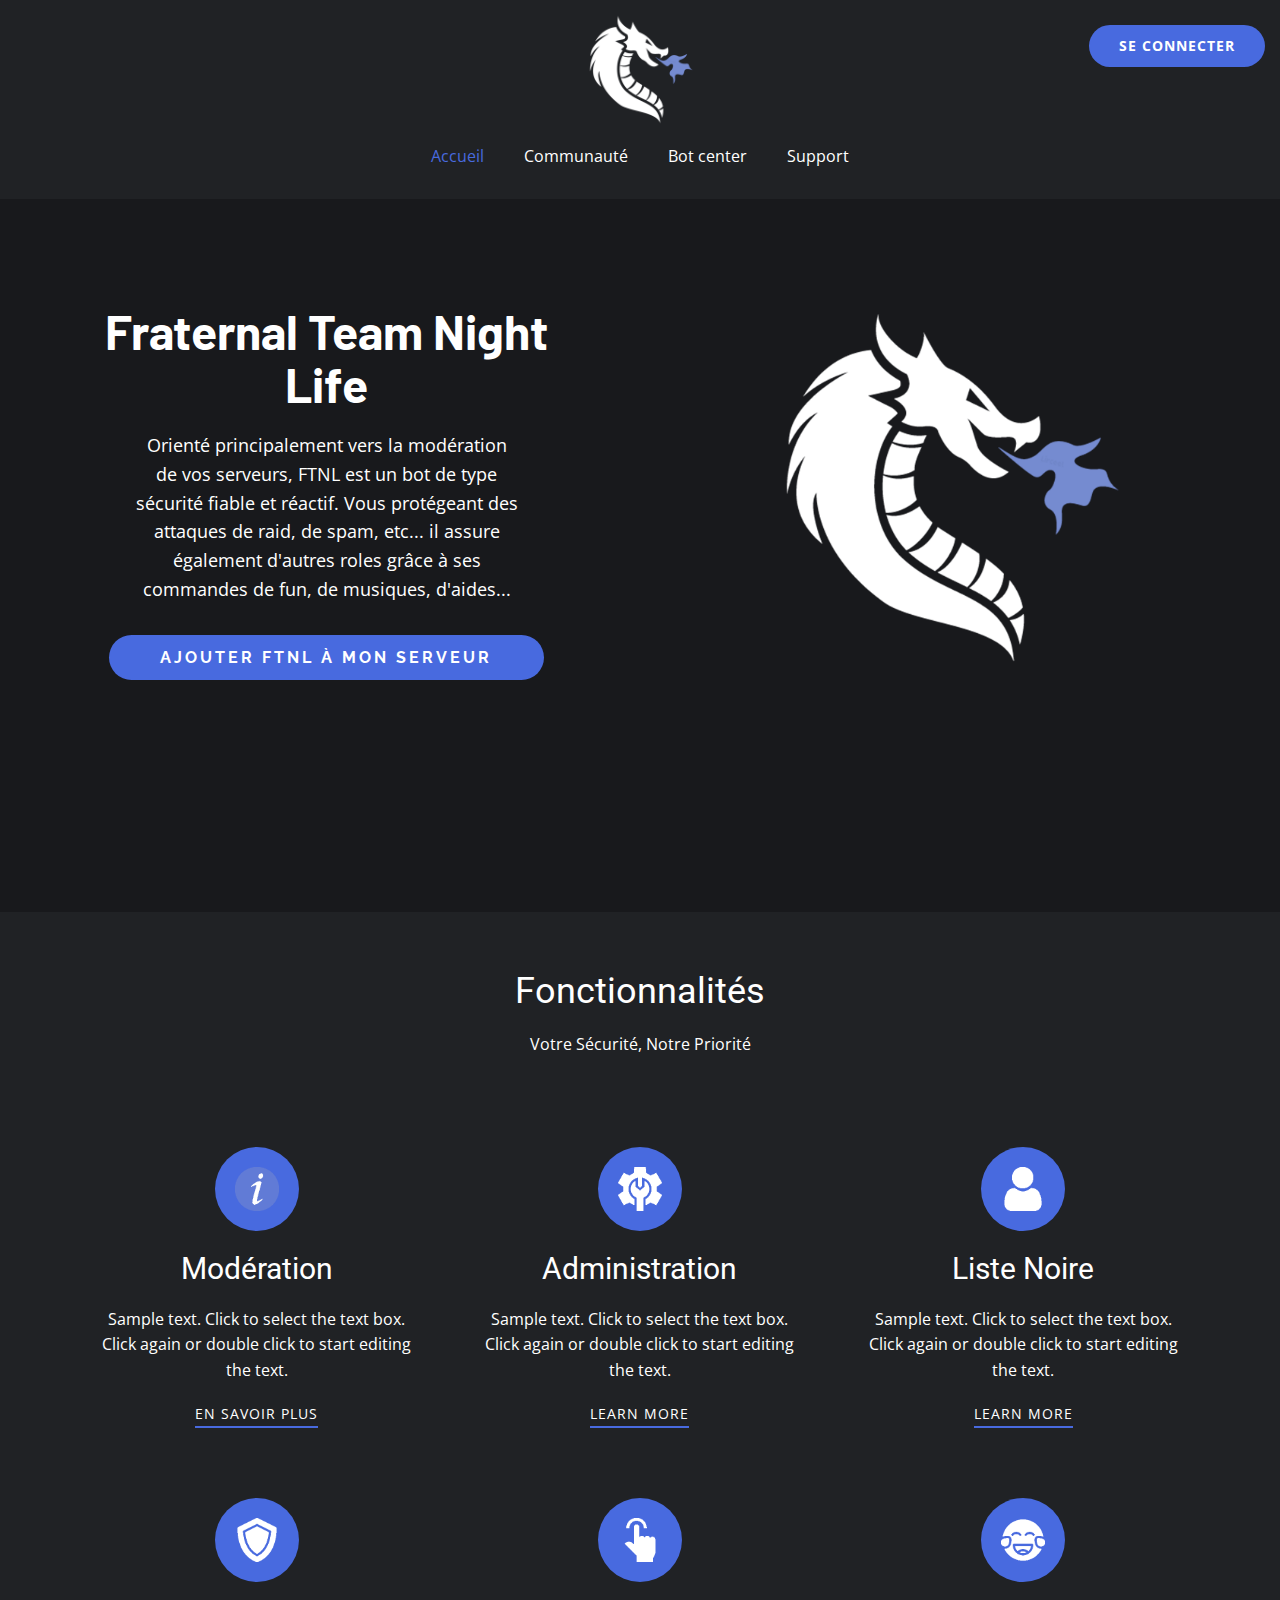
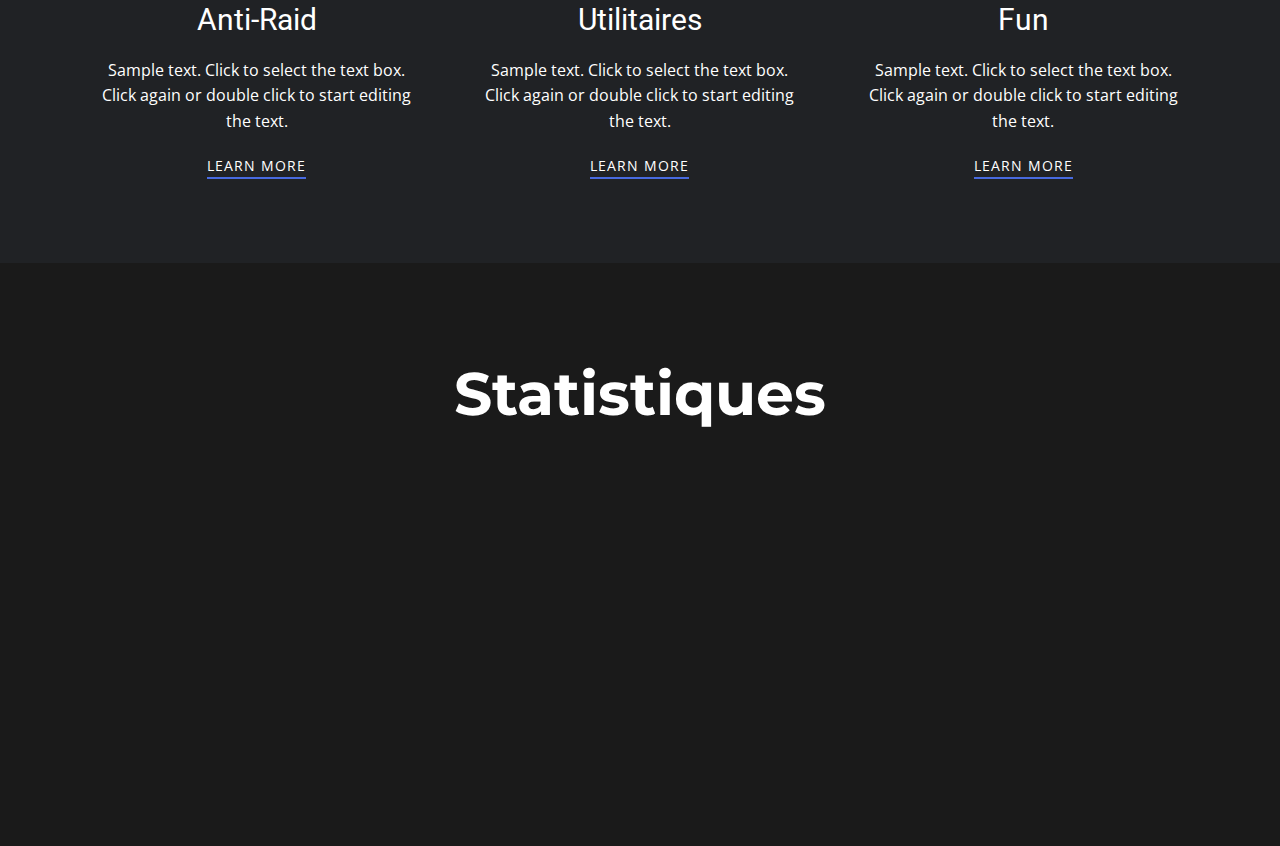
<file: index.html>
<!DOCTYPE html>
<html style="font-size: 16px;">
  <head>
    <meta name="viewport" content="width=device-width, initial-scale=1.0">
    <meta charset="utf-8">
    <meta name="keywords" content="">
    <meta name="description" content="">
    <meta name="page_type" content="np-template-header-footer-from-plugin">
    <title>Accueil</title>
    <link rel="stylesheet" href="ftnl.css" media="screen">
<link rel="stylesheet" href="Accueil.css" media="screen">
    <script class="u-script" type="text/javascript" src="jquery.js" defer=""></script>
    <script class="u-script" type="text/javascript" src="ftnl.js" defer=""></script>
    <link id="u-theme-google-font" rel="stylesheet" href="https://fonts.googleapis.com/css?family=Roboto:100,100i,300,300i,400,400i,500,500i,700,700i,900,900i|Open+Sans:300,300i,400,400i,600,600i,700,700i,800,800i">
    <link id="u-page-google-font" rel="stylesheet" href="https://fonts.googleapis.com/css?family=Raleway:100,100i,200,200i,300,300i,400,400i,500,500i,600,600i,700,700i,800,800i,900,900i|Montserrat:100,100i,200,200i,300,300i,400,400i,500,500i,600,600i,700,700i,800,800i,900,900i|Barlow:100,100i,200,200i,300,300i,400,400i,500,500i,600,600i,700,700i,800,800i,900,900i">
    
    
    
    
    
    
    
    
    
    
    
    
    
    <script type="application/ld+json">{
		"@context": "http://schema.org",
		"@type": "Organization",
		"name": "FTNL",
		"logo": "images/LOGOO.png"
}</script>
    <meta name="theme-color" content="#478ac9">
    <meta property="og:title" content="Accueil">
    <meta property="og:description" content="">
    <meta property="og:type" content="website">
  </head>
  <body data-home-page="Accueil.html" data-home-page-title="Accueil" class="u-body"><header class="u-clearfix u-custom-color-3 u-header" id="sec-9007"><div class="u-clearfix u-sheet u-sheet-1">
        <a href="" class="u-image u-logo u-image-1" data-image-width="512" data-image-height="512">
          <img src="images/LOGOO.png" class="u-logo-image u-logo-image-1">
        </a>
        <a href="" class="u-active-grey-5 u-border-none u-btn u-btn-round u-button-style u-custom-color-4 u-hover-custom-color-4 u-radius-50 u-btn-1">SE CONNECTER</a>
        <nav class="u-menu u-menu-dropdown u-offcanvas u-menu-1">
          <div class="menu-collapse">
            <a class="u-button-style u-custom-text-active-color u-custom-text-hover-color u-nav-link" href="#">
              <svg class="u-svg-link" viewBox="0 0 24 24"><use xmlns:xlink="http://www.w3.org/1999/xlink" xlink:href="#menu-hamburger"></use></svg>
              <svg class="u-svg-content" version="1.1" id="menu-hamburger" viewBox="0 0 16 16" x="0px" y="0px" xmlns:xlink="http://www.w3.org/1999/xlink" xmlns="http://www.w3.org/2000/svg"><g><rect y="1" width="16" height="2"></rect><rect y="7" width="16" height="2"></rect><rect y="13" width="16" height="2"></rect>
</g></svg>
            </a>
          </div>
          <div class="u-custom-menu u-nav-container">
            <ul class="u-nav u-unstyled u-nav-1"><li class="u-nav-item"><a class="u-button-style u-nav-link u-text-active-custom-color-4 u-text-hover-palette-4-base" href="Accueil.html" style="padding: 10px 20px;">Accueil</a>
</li><li class="u-nav-item"><a class="u-button-style u-nav-link u-text-active-custom-color-4 u-text-hover-palette-4-base" href="Communauté.html" style="padding: 10px 20px;">Communauté</a>
</li><li class="u-nav-item"><a class="u-button-style u-nav-link u-text-active-custom-color-4 u-text-hover-palette-4-base" href="Bot-center.html" style="padding: 10px 20px;">Bot center</a>
</li><li class="u-nav-item"><a class="u-button-style u-nav-link u-text-active-custom-color-4 u-text-hover-palette-4-base" href="Support.html" style="padding: 10px 20px;">Support</a>
</li></ul>
          </div>
          <div class="u-custom-menu u-nav-container-collapse">
            <div class="u-black u-container-style u-inner-container-layout u-opacity u-opacity-95 u-sidenav">
              <div class="u-inner-container-layout u-sidenav-overflow">
                <div class="u-menu-close"></div>
                <ul class="u-align-center u-nav u-popupmenu-items u-unstyled u-nav-2"><li class="u-nav-item"><a class="u-button-style u-nav-link" href="Accueil.html" style="padding: 10px 20px;">Accueil</a>
</li><li class="u-nav-item"><a class="u-button-style u-nav-link" href="Communauté.html" style="padding: 10px 20px;">Communauté</a>
</li><li class="u-nav-item"><a class="u-button-style u-nav-link" href="Bot-center.html" style="padding: 10px 20px;">Bot center</a>
</li><li class="u-nav-item"><a class="u-button-style u-nav-link" href="Support.html" style="padding: 10px 20px;">Support</a>
</li></ul>
              </div>
            </div>
            <div class="u-black u-menu-overlay u-opacity u-opacity-70"></div>
          </div>
        </nav>
      </div></header>
    <section class="u-align-left u-clearfix u-image u-section-1" id="carousel_b7e5" data-image-width="1920" data-image-height="1080">
      <div class="u-clearfix u-sheet u-sheet-1">
        <div class="u-clearfix u-expanded-width u-layout-wrap u-layout-wrap-1">
          <div class="u-gutter-0 u-layout">
            <div class="u-layout-row">
              <div class="u-align-center u-container-style u-layout-cell u-left-cell u-shape-rectangle u-size-27 u-layout-cell-1">
                <div class="u-container-layout u-container-layout-1">
                  <h1 class="u-custom-font u-text u-text-body-alt-color u-text-1">Fraternal Team Night Life</h1>
                  <p class="u-text u-text-body-alt-color u-text-2"> Orienté principalement vers la modération de vos serveurs, FTNL est un bot de type sécurité fiable et réactif. Vous protégeant des attaques de raid, de spam, etc... il assure également d'autres roles grâce à ses commandes de fun, de musiques, d'aides...</p>
                  <a href="" class="u-active-palette-4-base u-border-none u-btn u-btn-round u-button-style u-custom-color-4 u-custom-font u-font-raleway u-hover-palette-4-base u-radius-50 u-text-body-alt-color u-btn-1">AJOUTER FTNL à mon serveur</a>
                </div>
              </div>
              <div class="u-align-left u-container-style u-layout-cell u-right-cell u-size-33 u-layout-cell-2">
                <div class="u-container-layout u-valign-middle u-container-layout-2">
                  <img class="u-image u-image-default u-preserve-proportions u-image-1" src="images/LOGOO1.png" alt="" data-image-width="512" data-image-height="512">
                </div>
              </div>
            </div>
          </div>
        </div>
      </div>
    </section>
    <section class="u-align-center u-clearfix u-custom-color-3 u-section-2" id="sec-449f">
      <div class="u-clearfix u-sheet u-sheet-1">
        <h2 class="u-text u-text-default u-text-1">Fonctionnalités</h2>
        <p class="u-text u-text-default u-text-2">Votre Sécurité, Notre Priorité</p>
        <div class="u-expanded-width u-list u-list-1">
          <div class="u-repeater u-repeater-1">
            <div class="u-align-center u-container-style u-list-item u-repeater-item">
              <div class="u-container-layout u-similar-container u-valign-bottom u-container-layout-1"><span class="u-custom-color-4 u-file-icon u-icon u-icon-circle u-spacing-20 u-text-white u-icon-1"><img src="images/1.png" alt=""></span>
                <h3 class="u-text u-text-3">Modération</h3>
                <p class="u-text u-text-4">Sample text. Click to select the text box. Click again or double click to start editing the text.</p>
                <a href="#sec-a74b" class="u-active-none u-border-2 u-border-custom-color-4 u-btn u-btn-rectangle u-button-style u-dialog-link u-hover-none u-none u-text-white u-btn-1">EN SAVOIR PLUS</a>
              </div>
            </div>
            <div class="u-align-center u-container-style u-list-item u-repeater-item">
              <div class="u-container-layout u-similar-container u-valign-bottom u-container-layout-2"><span class="u-custom-color-4 u-file-icon u-icon u-icon-circle u-spacing-20 u-text-white u-icon-2"><img src="images/2.png" alt=""></span>
                <h3 class="u-text u-text-5">Administration</h3>
                <p class="u-text u-text-6">Sample text. Click to select the text box. Click again or double click to start editing the text.</p>
                <a href="" class="u-active-none u-border-2 u-border-custom-color-4 u-btn u-btn-rectangle u-button-style u-hover-none u-text-white u-btn-2">learn more</a>
              </div>
            </div>
            <div class="u-align-center u-container-style u-list-item u-repeater-item">
              <div class="u-container-layout u-similar-container u-valign-bottom u-container-layout-3"><span class="u-custom-color-4 u-file-icon u-icon u-icon-circle u-spacing-20 u-text-white u-icon-3"><img src="images/3.png" alt=""></span>
                <h3 class="u-text u-text-7">Liste Noire</h3>
                <p class="u-text u-text-8">Sample text. Click to select the text box. Click again or double click to start editing the text.</p>
                <a href="" class="u-active-none u-border-2 u-border-custom-color-4 u-btn u-btn-rectangle u-button-style u-hover-none u-text-white u-btn-3">learn more</a>
              </div>
            </div>
            <div class="u-align-center u-container-style u-list-item u-repeater-item">
              <div class="u-container-layout u-similar-container u-valign-bottom u-container-layout-4"><span class="u-custom-color-4 u-file-icon u-icon u-icon-circle u-spacing-20 u-text-white u-icon-4"><img src="images/4.png" alt=""></span>
                <h3 class="u-text u-text-9">Anti-Raid</h3>
                <p class="u-text u-text-10">Sample text. Click to select the text box. Click again or double click to start editing the text.</p>
                <a href="" class="u-active-none u-border-2 u-border-custom-color-4 u-btn u-btn-rectangle u-button-style u-hover-none u-none u-text-white u-btn-4">learn more</a>
              </div>
            </div>
            <div class="u-align-center u-container-style u-list-item u-repeater-item">
              <div class="u-container-layout u-similar-container u-valign-bottom u-container-layout-5"><span class="u-custom-color-4 u-file-icon u-icon u-icon-circle u-spacing-20 u-text-white u-icon-5"><img src="images/5.png" alt=""></span>
                <h3 class="u-text u-text-11">Utilitaires</h3>
                <p class="u-text u-text-12">Sample text. Click to select the text box. Click again or double click to start editing the text.</p>
                <a href="" class="u-active-none u-border-2 u-border-custom-color-4 u-btn u-btn-rectangle u-button-style u-hover-none u-text-white u-btn-5">learn more</a>
              </div>
            </div>
            <div class="u-align-center u-container-style u-list-item u-repeater-item">
              <div class="u-container-layout u-similar-container u-valign-bottom u-container-layout-6"><span class="u-custom-color-4 u-file-icon u-icon u-icon-circle u-spacing-20 u-text-white u-icon-6"><img src="images/6.png" alt=""></span>
                <h3 class="u-text u-text-13">Fun</h3>
                <p class="u-text u-text-14">Sample text. Click to select the text box. Click again or double click to start editing the text.</p>
                <a href="" class="u-active-none u-border-2 u-border-custom-color-4 u-btn u-btn-rectangle u-button-style u-hover-none u-text-white u-btn-6">learn more</a>
              </div>
            </div>
          </div>
        </div>
      </div>
    </section>
    <section class="u-align-center u-clearfix u-grey-90 u-section-3" src="" id="carousel_e3da">
      <div class="u-clearfix u-sheet u-valign-middle u-sheet-1">
        <div class="u-align-center u-container-style u-group u-group-1">
          <div class="u-container-layout u-container-layout-1">
            <h2 class="u-custom-font u-font-montserrat u-text u-text-default u-text-1">Statistiques</h2>
          </div>
        </div>
        <div class="u-expanded-width u-list u-list-1">
          <div class="u-repeater u-repeater-1">
            <div class="u-align-center u-container-style u-list-item u-palette-5-dark-3 u-repeater-item u-shape-rectangle u-video-cover" data-animation-name="zoomIn" data-animation-duration="2000" data-animation-direction="">
              <div class="u-container-layout u-similar-container u-valign-bottom u-container-layout-2"><span class="u-custom-item u-file-icon u-icon u-text-custom-color-4 u-icon-1"><img src="images/7.png" alt=""></span>
                <h3 class="u-custom-font u-custom-item u-font-montserrat u-text u-text-body-alt-color u-text-default u-text-2">Serveurs</h3>
                <p class="u-custom-item u-text u-text-custom-color-4 u-text-default u-text-3" data-animation-name="counter" data-animation-event="scroll" data-animation-duration="3000">19 967</p>
              </div>
            </div>
            <div class="u-align-center u-container-style u-list-item u-palette-5-dark-3 u-repeater-item u-shape-rectangle u-video-cover" data-animation-name="zoomIn" data-animation-duration="2000" data-animation-direction="">
              <div class="u-container-layout u-similar-container u-valign-bottom u-container-layout-3"><span class="u-custom-item u-file-icon u-icon u-text-custom-color-8 u-icon-2"><img src="images/8.png" alt=""></span>
                <h3 class="u-custom-font u-custom-item u-font-montserrat u-text u-text-body-alt-color u-text-default u-text-4">Membres sur le serveur</h3>
                <p class="u-custom-item u-text u-text-custom-color-8 u-text-default u-text-5" data-animation-name="counter" data-animation-event="scroll" data-animation-duration="3000">5 640</p>
              </div>
            </div>
            <div class="u-align-center u-container-style u-list-item u-palette-5-dark-3 u-repeater-item u-shape-rectangle u-video-cover" data-animation-name="zoomIn" data-animation-duration="2000" data-animation-direction="">
              <div class="u-container-layout u-similar-container u-valign-bottom u-container-layout-4"><span class="u-custom-item u-icon u-text-custom-color-6 u-icon-3"><svg class="u-svg-link" preserveAspectRatio="xMidYMin slice" viewBox="0 0 372.483 372.483"><use xmlns:xlink="http://www.w3.org/1999/xlink" xlink:href="#svg-32f8"></use></svg><svg class="u-svg-content" viewBox="0 0 372.483 372.483" x="0px" y="0px" id="svg-32f8" style="enable-background:new 0 0 372.483 372.483;"><g id="XMLID_10_"><g><path d="M372.482,263.045c0-21.796-6.527-42.842-18.877-60.863c-8.883-12.962-20.322-23.726-33.578-31.725    c15.607-14.78,25.372-35.67,25.372-58.811c0-44.684-36.354-81.038-81.037-81.038c-26.496,0-51.316,13.104-66.392,34.615    c-3.831-0.558-7.745-0.859-11.729-0.859s-7.897,0.302-11.728,0.859c-15.077-21.511-39.897-34.615-66.392-34.615    c-44.684,0-81.038,36.354-81.038,81.038c0,23.141,9.765,44.031,25.373,58.811c-13.257,7.998-24.696,18.763-33.578,31.724    C6.528,220.203,0,241.249,0,263.045v45.075h78.121v33.755h216.242V308.12h78.12v-45.075H372.482z M264.362,50.609    c33.656,0,61.037,27.381,61.037,61.038s-27.381,61.038-61.037,61.038c-0.603,0-1.206-0.009-1.81-0.027    c0.046-0.128,0.084-0.259,0.129-0.387c1.042-2.954,1.911-5.988,2.608-9.087c0.049-0.22,0.105-0.438,0.152-0.659    c0.181-0.836,0.34-1.68,0.495-2.526c0.073-0.4,0.148-0.799,0.215-1.2c0.126-0.755,0.24-1.513,0.345-2.274    c0.073-0.529,0.139-1.058,0.202-1.588c0.079-0.672,0.156-1.345,0.219-2.022c0.064-0.691,0.112-1.383,0.158-2.076    c0.036-0.546,0.081-1.09,0.106-1.639c0.055-1.177,0.086-2.356,0.09-3.536c0-0.087,0.007-0.172,0.007-0.26    c0-0.047-0.004-0.094-0.004-0.141c-0.002-1.205-0.037-2.403-0.091-3.597c-0.016-0.347-0.037-0.693-0.057-1.039    c-0.059-1.015-0.136-2.025-0.231-3.03c-0.022-0.228-0.04-0.456-0.063-0.683c-3.022-29.209-21.475-54.21-48.095-65.774    C230.208,58.253,246.8,50.609,264.362,50.609z M165.122,88.131c0.195-0.071,0.392-0.138,0.587-0.208    c0.607-0.217,1.219-0.423,1.834-0.622c0.466-0.149,0.935-0.293,1.407-0.431c0.343-0.101,0.687-0.198,1.032-0.294    c0.616-0.169,1.235-0.334,1.86-0.485c4.62-1.122,9.438-1.731,14.397-1.731c4.963,0.004,9.783,0.614,14.404,1.736    c0.621,0.15,1.236,0.314,1.849,0.482c0.35,0.097,0.7,0.195,1.047,0.298c0.466,0.137,0.93,0.279,1.391,0.426    c0.623,0.201,1.242,0.409,1.856,0.629c0.189,0.067,0.378,0.131,0.566,0.2c20.413,7.549,35.718,25.716,39.182,47.763    c0.027,0.176,0.053,0.353,0.079,0.53c0.111,0.747,0.204,1.5,0.287,2.255c0.03,0.278,0.062,0.555,0.089,0.834    c0.066,0.689,0.115,1.383,0.159,2.079c0.018,0.298,0.043,0.595,0.057,0.894c0.042,0.889,0.065,1.783,0.068,2.682    c0,0.078,0.005,0.154,0.005,0.232c0,0.036-0.002,0.073-0.002,0.109c-0.002,0.87-0.028,1.734-0.066,2.595    c-0.012,0.271-0.024,0.542-0.04,0.812c-0.047,0.832-0.109,1.66-0.189,2.482c-0.031,0.318-0.073,0.635-0.109,0.952    c-0.061,0.532-0.129,1.063-0.203,1.591c-0.058,0.411-0.116,0.823-0.182,1.232c-0.101,0.623-0.213,1.242-0.333,1.859    c-0.107,0.549-0.224,1.096-0.346,1.642c-0.073,0.329-0.149,0.658-0.228,0.985c-0.195,0.811-0.409,1.617-0.637,2.42    c-0.091,0.319-0.176,0.64-0.272,0.956c-0.139,0.46-0.289,0.916-0.438,1.372c-0.12,0.365-0.243,0.728-0.37,1.09    c-0.144,0.411-0.286,0.823-0.438,1.231c-0.259,0.693-0.531,1.38-0.814,2.061c-0.126,0.304-0.26,0.605-0.391,0.908    c-0.247,0.567-0.501,1.131-0.765,1.689c-0.031,0.066-0.062,0.132-0.093,0.198c-0.095,0.198-0.189,0.397-0.286,0.595    c-0.296,0.604-0.604,1.201-0.92,1.793c-0.123,0.23-0.242,0.463-0.368,0.692c-0.008,0.015-0.016,0.029-0.024,0.043    c-0.346,0.63-0.707,1.25-1.074,1.866c-0.146,0.244-0.29,0.489-0.439,0.73c-0.4,0.649-0.811,1.291-1.234,1.923    c-0.263,0.393-0.538,0.778-0.81,1.165c-0.231,0.328-0.461,0.657-0.698,0.98c-0.307,0.418-0.62,0.831-0.938,1.242    c-0.216,0.279-0.434,0.556-0.654,0.832c-0.336,0.42-0.675,0.838-1.021,1.249c-0.215,0.255-0.436,0.505-0.655,0.756    c-0.36,0.413-0.719,0.827-1.089,1.23c-0.22,0.239-0.448,0.469-0.672,0.705c-0.602,0.635-1.218,1.256-1.846,1.865    c-0.373,0.361-0.744,0.723-1.126,1.074c-0.264,0.243-0.535,0.479-0.804,0.718c-0.438,0.389-0.879,0.774-1.328,1.15    c-0.228,0.191-0.458,0.38-0.689,0.568c-0.543,0.442-1.093,0.875-1.652,1.299c-0.152,0.115-0.302,0.232-0.455,0.346    c-10.16,7.553-22.736,12.03-36.34,12.03c-13.605,0-26.183-4.478-36.343-12.033c-0.15-0.112-0.297-0.227-0.446-0.34    c-0.561-0.425-1.114-0.861-1.659-1.305c-0.229-0.187-0.458-0.374-0.684-0.564c-0.451-0.378-0.893-0.765-1.333-1.155    c-0.267-0.238-0.537-0.472-0.8-0.714c-0.383-0.352-0.755-0.715-1.129-1.076c-0.631-0.611-1.248-1.234-1.852-1.871    c-0.221-0.233-0.447-0.46-0.664-0.696c-0.371-0.404-0.73-0.819-1.09-1.232c-0.219-0.251-0.439-0.5-0.654-0.755    c-0.347-0.411-0.685-0.829-1.021-1.248c-0.22-0.276-0.439-0.553-0.655-0.833c-0.317-0.41-0.63-0.823-0.937-1.241    c-0.237-0.324-0.468-0.654-0.699-0.983c-0.272-0.386-0.546-0.77-0.808-1.162c-0.425-0.635-0.838-1.279-1.239-1.93    c-0.147-0.239-0.289-0.48-0.433-0.721c-0.373-0.625-0.738-1.253-1.089-1.892c-0.129-0.235-0.251-0.474-0.378-0.71    c-0.316-0.594-0.625-1.193-0.922-1.798c-0.106-0.215-0.209-0.432-0.312-0.648c-0.016-0.033-0.031-0.066-0.046-0.099    c-0.277-0.584-0.542-1.174-0.801-1.769c-0.123-0.283-0.248-0.565-0.366-0.849c-0.29-0.696-0.567-1.398-0.832-2.106    c-0.143-0.382-0.275-0.768-0.41-1.153c-0.139-0.395-0.273-0.793-0.404-1.192c-0.141-0.432-0.283-0.864-0.415-1.298    c-0.197-0.649-0.383-1.302-0.558-1.959c-0.123-0.461-0.234-0.926-0.347-1.39c-0.088-0.365-0.173-0.73-0.254-1.097    c-0.1-0.45-0.201-0.899-0.291-1.351c-0.139-0.704-0.266-1.412-0.38-2.124c-0.062-0.384-0.116-0.769-0.171-1.153    c-0.081-0.569-0.154-1.141-0.219-1.715c-0.032-0.283-0.069-0.566-0.098-0.849c-0.083-0.843-0.146-1.692-0.194-2.544    c-0.014-0.245-0.025-0.49-0.036-0.735c-0.041-0.911-0.07-1.825-0.07-2.745c0-0.986,0.028-1.965,0.075-2.94    c0.013-0.265,0.035-0.528,0.05-0.792c0.044-0.732,0.097-1.462,0.167-2.188c0.024-0.253,0.053-0.505,0.08-0.757    c0.086-0.786,0.183-1.568,0.299-2.345c0.022-0.151,0.044-0.303,0.068-0.454C129.393,113.864,144.701,95.685,165.122,88.131z     M47.083,111.647c0-33.656,27.381-61.038,61.038-61.038c17.563,0,34.154,7.645,45.625,20.529    c-26.629,11.568-45.086,36.581-48.099,65.802c-0.021,0.198-0.036,0.397-0.055,0.596c-0.1,1.041-0.179,2.086-0.239,3.137    c-0.018,0.32-0.038,0.639-0.053,0.96c-0.057,1.251-0.096,2.506-0.096,3.77c0,1.276,0.037,2.549,0.097,3.821    c0.024,0.512,0.066,1.019,0.099,1.528c0.049,0.732,0.099,1.464,0.167,2.194c0.06,0.649,0.134,1.294,0.21,1.939    c0.066,0.562,0.136,1.122,0.214,1.682c0.102,0.735,0.212,1.467,0.333,2.196c0.073,0.433,0.153,0.865,0.232,1.297    c0.15,0.816,0.303,1.63,0.477,2.437c0.058,0.266,0.124,0.53,0.184,0.795c0.679,3.003,1.522,5.943,2.526,8.81    c0.064,0.185,0.12,0.372,0.185,0.556c-0.603,0.018-1.207,0.027-1.809,0.027C74.464,172.684,47.083,145.303,47.083,111.647z     M94.888,239.148c-0.22,0.347-0.43,0.7-0.646,1.049c-0.457,0.738-0.91,1.478-1.348,2.225c-0.245,0.417-0.481,0.837-0.719,1.257    c-0.394,0.693-0.783,1.388-1.161,2.089c-0.238,0.441-0.472,0.884-0.704,1.327c-0.364,0.697-0.719,1.398-1.067,2.101    c-0.219,0.442-0.437,0.883-0.649,1.327c-0.354,0.741-0.695,1.488-1.032,2.236c-0.183,0.407-0.371,0.811-0.548,1.22    c-0.39,0.896-0.762,1.799-1.127,2.705c-0.107,0.265-0.221,0.527-0.325,0.792c-0.463,1.177-0.906,2.362-1.326,3.553    c-0.096,0.273-0.182,0.549-0.277,0.822c-0.316,0.918-0.624,1.839-0.915,2.764c-0.133,0.425-0.256,0.852-0.384,1.278    c-0.235,0.784-0.466,1.569-0.683,2.359c-0.129,0.47-0.252,0.941-0.375,1.413c-0.198,0.758-0.388,1.518-0.568,2.281    c-0.115,0.483-0.227,0.966-0.334,1.45c-0.172,0.773-0.333,1.549-0.488,2.326c-0.093,0.467-0.189,0.934-0.276,1.403    c-0.157,0.846-0.298,1.696-0.435,2.547c-0.064,0.4-0.135,0.798-0.195,1.198c-0.186,1.25-0.355,2.503-0.497,3.762    c-0.002,0.015-0.003,0.03-0.004,0.045c-0.129,1.145-0.24,2.292-0.333,3.443H20v-25.075c0-34.258,19.694-65.013,50.548-79.631    c11.24,5.908,24.017,9.271,37.572,9.271c3.92,0,7.852-0.29,11.754-0.864c0.608,0.867,1.226,1.725,1.866,2.567    c0.216,0.283,0.44,0.559,0.66,0.839c0.632,0.808,1.273,1.607,1.935,2.39c0.271,0.321,0.549,0.635,0.825,0.952    c0.62,0.712,1.25,1.415,1.894,2.104c0.338,0.363,0.682,0.72,1.026,1.077c0.589,0.607,1.186,1.205,1.793,1.794    c0.228,0.221,0.443,0.455,0.673,0.674c-0.869,0.525-1.73,1.063-2.583,1.612c-0.139,0.089-0.275,0.183-0.413,0.273    c-0.853,0.554-1.697,1.12-2.533,1.697c-0.289,0.2-0.577,0.402-0.865,0.604c-0.745,0.525-1.482,1.059-2.213,1.602    c-0.231,0.172-0.465,0.34-0.694,0.514c-0.93,0.703-1.849,1.419-2.756,2.151c-0.198,0.16-0.392,0.325-0.59,0.487    c-0.722,0.591-1.437,1.192-2.143,1.802c-0.274,0.236-0.546,0.474-0.818,0.713c-0.707,0.623-1.405,1.255-2.096,1.896    c-0.18,0.167-0.364,0.331-0.543,0.5c-0.848,0.798-1.683,1.611-2.506,2.438c-0.214,0.215-0.423,0.434-0.635,0.65    c-0.63,0.643-1.253,1.293-1.868,1.952c-0.244,0.262-0.488,0.524-0.73,0.789c-0.692,0.756-1.374,1.522-2.045,2.299    c-0.105,0.122-0.214,0.24-0.319,0.363c-0.765,0.893-1.513,1.803-2.251,2.722c-0.206,0.256-0.407,0.516-0.61,0.775    c-0.555,0.705-1.102,1.417-1.64,2.136c-0.208,0.278-0.417,0.554-0.622,0.834c-0.704,0.96-1.399,1.928-2.074,2.913    C96.274,236.998,95.572,238.069,94.888,239.148z M98.121,321.876v-13.755v-11.32c0-1.11,0.021-2.216,0.062-3.319    c0.013-0.363,0.042-0.723,0.06-1.085c0.036-0.736,0.07-1.473,0.124-2.206c0.033-0.445,0.083-0.886,0.123-1.33    c0.058-0.646,0.11-1.293,0.182-1.935c0.053-0.47,0.122-0.937,0.182-1.406c0.078-0.611,0.151-1.223,0.241-1.831    c0.073-0.484,0.161-0.964,0.241-1.446c0.098-0.586,0.189-1.174,0.299-1.757c0.093-0.493,0.201-0.981,0.302-1.472    c0.116-0.566,0.227-1.134,0.354-1.696c0.112-0.496,0.24-0.987,0.36-1.481c0.135-0.55,0.264-1.103,0.409-1.65    c0.132-0.497,0.278-0.989,0.418-1.482c0.152-0.537,0.3-1.075,0.462-1.608c0.151-0.496,0.317-0.988,0.476-1.481    c0.17-0.523,0.335-1.047,0.514-1.566c0.17-0.491,0.353-0.978,0.531-1.465c0.188-0.514,0.372-1.03,0.569-1.54    c0.188-0.485,0.388-0.964,0.583-1.446c0.205-0.503,0.407-1.009,0.621-1.508c0.207-0.481,0.425-0.957,0.64-1.433    c0.221-0.491,0.44-0.984,0.67-1.47c0.225-0.475,0.461-0.944,0.694-1.415c0.238-0.48,0.473-0.961,0.719-1.436    c0.243-0.468,0.496-0.93,0.747-1.393c0.254-0.469,0.505-0.938,0.767-1.402c0.26-0.46,0.53-0.913,0.797-1.368    c0.27-0.458,0.538-0.917,0.817-1.371c0.277-0.451,0.563-0.895,0.848-1.341c0.286-0.447,0.57-0.894,0.864-1.336    s0.596-0.878,0.898-1.314c0.301-0.435,0.601-0.87,0.909-1.3c0.31-0.432,0.629-0.858,0.948-1.285    c0.316-0.423,0.631-0.846,0.954-1.263c0.326-0.421,0.66-0.836,0.994-1.252c0.331-0.412,0.663-0.823,1.001-1.229    c0.341-0.408,0.689-0.811,1.037-1.213c0.347-0.401,0.695-0.802,1.05-1.198c0.355-0.396,0.718-0.786,1.08-1.176    c0.362-0.389,0.724-0.776,1.093-1.158c0.37-0.384,0.747-0.762,1.125-1.139c0.377-0.377,0.756-0.752,1.14-1.123    c0.383-0.369,0.772-0.733,1.163-1.096c0.392-0.364,0.786-0.727,1.185-1.085c0.398-0.356,0.8-0.707,1.205-1.056    c0.406-0.351,0.815-0.7,1.228-1.044c0.411-0.342,0.826-0.679,1.244-1.014c0.421-0.338,0.845-0.673,1.273-1.004    c0.423-0.326,0.85-0.648,1.279-0.968c0.436-0.325,0.875-0.646,1.319-0.963c0.434-0.311,0.872-0.617,1.313-0.921    c0.452-0.311,0.906-0.618,1.364-0.921c0.445-0.294,0.894-0.585,1.345-0.872c0.467-0.297,0.937-0.59,1.41-0.878    c0.456-0.278,0.915-0.553,1.377-0.823c0.48-0.281,0.964-0.558,1.451-0.831c0.467-0.262,0.937-0.521,1.41-0.775    c0.495-0.266,0.994-0.527,1.496-0.785c0.476-0.245,0.954-0.486,1.436-0.723c0.379-0.186,0.762-0.366,1.145-0.547    c11.239,5.908,24.018,9.27,37.572,9.27c13.555,0,26.333-3.362,37.572-9.27c0.38,0.18,0.76,0.359,1.136,0.543    c0.488,0.24,0.971,0.484,1.453,0.731c0.496,0.255,0.99,0.513,1.48,0.776c0.478,0.257,0.953,0.519,1.425,0.784    c0.481,0.27,0.959,0.543,1.433,0.821c0.469,0.274,0.934,0.553,1.396,0.835c0.467,0.285,0.93,0.573,1.39,0.866    c0.458,0.291,0.912,0.585,1.363,0.884c0.453,0.299,0.902,0.603,1.348,0.91c0.445,0.307,0.888,0.616,1.327,0.93    c0.439,0.314,0.873,0.632,1.305,0.954c0.434,0.322,0.865,0.647,1.292,0.977c0.424,0.328,0.844,0.66,1.262,0.995    c0.42,0.337,0.838,0.676,1.252,1.02c0.411,0.342,0.817,0.689,1.221,1.038c0.407,0.351,0.812,0.704,1.212,1.063    c0.396,0.355,0.787,0.715,1.176,1.076c0.394,0.366,0.787,0.734,1.174,1.107c0.381,0.367,0.756,0.739,1.129,1.112    c0.38,0.38,0.76,0.761,1.133,1.147c0.366,0.38,0.727,0.764,1.086,1.15c0.366,0.393,0.731,0.787,1.089,1.186    c0.352,0.392,0.697,0.789,1.041,1.187c0.351,0.405,0.702,0.811,1.045,1.223c0.337,0.403,0.666,0.812,0.995,1.221    c0.336,0.418,0.672,0.835,1,1.259c0.322,0.415,0.635,0.836,0.949,1.257c0.32,0.428,0.64,0.857,0.952,1.291    c0.307,0.427,0.606,0.861,0.905,1.294c0.303,0.438,0.607,0.876,0.902,1.32c0.292,0.439,0.574,0.883,0.858,1.327    c0.287,0.449,0.575,0.897,0.854,1.351c0.276,0.449,0.542,0.905,0.81,1.359c0.27,0.458,0.542,0.915,0.803,1.378    c0.261,0.462,0.511,0.93,0.764,1.396c0.252,0.465,0.506,0.929,0.749,1.398c0.246,0.474,0.48,0.955,0.718,1.434    c0.233,0.471,0.47,0.941,0.695,1.417c0.23,0.486,0.448,0.977,0.668,1.467c0.216,0.479,0.435,0.955,0.642,1.438    c0.213,0.495,0.412,0.996,0.616,1.496c0.198,0.486,0.4,0.97,0.589,1.46c0.196,0.507,0.379,1.02,0.566,1.532    c0.179,0.489,0.362,0.976,0.532,1.469c0.18,0.521,0.346,1.048,0.516,1.573c0.159,0.491,0.324,0.98,0.474,1.475    c0.163,0.533,0.31,1.072,0.463,1.609c0.14,0.493,0.286,0.984,0.418,1.481c0.145,0.547,0.274,1.099,0.409,1.65    c0.121,0.493,0.248,0.985,0.36,1.481c0.127,0.562,0.237,1.129,0.354,1.694c0.101,0.491,0.209,0.98,0.302,1.474    c0.109,0.578,0.199,1.161,0.297,1.743c0.081,0.487,0.171,0.971,0.244,1.461c0.09,0.603,0.162,1.211,0.24,1.817    c0.061,0.473,0.131,0.943,0.184,1.418c0.072,0.642,0.124,1.289,0.182,1.935c0.04,0.444,0.09,0.885,0.123,1.33    c0.055,0.733,0.088,1.471,0.124,2.208c0.018,0.361,0.047,0.721,0.06,1.083c0.041,1.103,0.062,2.209,0.062,3.319v11.319v13.757    H98.121z M294.015,288.12c-0.196-2.436-0.478-4.857-0.836-7.263c-0.057-0.381-0.125-0.759-0.186-1.139    c-0.139-0.871-0.284-1.74-0.445-2.606c-0.085-0.456-0.178-0.91-0.269-1.365c-0.157-0.791-0.321-1.58-0.496-2.366    c-0.106-0.474-0.216-0.948-0.328-1.42c-0.183-0.772-0.375-1.541-0.575-2.308c-0.121-0.465-0.242-0.929-0.37-1.393    c-0.219-0.798-0.453-1.592-0.691-2.385c-0.126-0.418-0.246-0.837-0.377-1.254c-0.295-0.939-0.607-1.873-0.928-2.805    c-0.09-0.26-0.172-0.523-0.264-0.783c-0.422-1.195-0.865-2.383-1.33-3.564c-0.1-0.253-0.209-0.503-0.311-0.756    c-0.369-0.917-0.747-1.832-1.142-2.74c-0.175-0.403-0.36-0.801-0.54-1.202c-0.34-0.756-0.684-1.509-1.042-2.257    c-0.209-0.438-0.425-0.873-0.64-1.308c-0.351-0.71-0.71-1.417-1.077-2.12c-0.23-0.44-0.461-0.878-0.697-1.315    c-0.38-0.703-0.77-1.401-1.166-2.097c-0.238-0.418-0.473-0.836-0.716-1.251c-0.44-0.751-0.895-1.494-1.355-2.236    c-0.214-0.346-0.422-0.695-0.64-1.038c-0.685-1.079-1.387-2.15-2.113-3.209c-0.676-0.986-1.371-1.954-2.075-2.914    c-0.204-0.278-0.412-0.553-0.618-0.829c-0.541-0.723-1.09-1.437-1.647-2.145c-0.201-0.255-0.4-0.513-0.604-0.766    c-0.739-0.922-1.49-1.834-2.257-2.729c-0.1-0.116-0.203-0.229-0.303-0.345c-0.676-0.783-1.364-1.555-2.061-2.317    c-0.24-0.262-0.481-0.521-0.723-0.781c-0.618-0.663-1.245-1.318-1.879-1.964c-0.209-0.213-0.414-0.428-0.625-0.639    c-0.825-0.828-1.663-1.644-2.513-2.444c-0.175-0.165-0.355-0.325-0.531-0.489c-0.695-0.645-1.397-1.28-2.107-1.906    c-0.27-0.238-0.542-0.474-0.814-0.71c-0.708-0.611-1.423-1.212-2.146-1.804c-0.197-0.161-0.39-0.326-0.588-0.486    c-0.906-0.732-1.825-1.448-2.754-2.15c-0.232-0.175-0.468-0.345-0.701-0.518c-0.728-0.54-1.461-1.072-2.203-1.594    c-0.291-0.205-0.582-0.409-0.874-0.611c-0.828-0.571-1.663-1.131-2.507-1.679c-0.148-0.096-0.293-0.196-0.441-0.291    c-0.852-0.547-1.71-1.084-2.578-1.608c0.224-0.213,0.434-0.44,0.655-0.656c0.62-0.6,1.229-1.21,1.829-1.83    c0.335-0.346,0.668-0.693,0.996-1.045c0.655-0.7,1.293-1.414,1.923-2.137c0.268-0.307,0.537-0.612,0.8-0.924    c0.671-0.794,1.323-1.605,1.964-2.426c0.21-0.268,0.425-0.532,0.631-0.803c0.643-0.845,1.264-1.707,1.875-2.577    c3.902,0.573,7.834,0.863,11.754,0.863c13.555,0,26.333-3.362,37.572-9.271c30.855,14.618,50.548,45.373,50.548,79.631v25.074    H294.015z"></path>
</g>
</g></svg>
            
            
          </span>
                <h3 class="u-custom-font u-custom-item u-font-montserrat u-text u-text-body-alt-color u-text-default u-text-6">Utilisateurs blacklistés</h3>
                <p class="u-custom-item u-text u-text-custom-color-6 u-text-default u-text-7" data-animation-name="counter" data-animation-event="scroll" data-animation-duration="3000">42 068</p>
              </div>
            </div>
            <div class="u-align-center u-container-style u-list-item u-palette-5-dark-3 u-repeater-item u-shape-rectangle u-video-cover u-list-item-4" data-animation-name="zoomIn" data-animation-duration="2000" data-animation-direction="">
              <div class="u-container-layout u-similar-container u-valign-bottom u-container-layout-5"><span class="u-custom-item u-file-icon u-icon u-text-custom-color-9 u-icon-4"><img src="images/9.png" alt=""></span>
                <h3 class="u-custom-font u-custom-item u-font-montserrat u-text u-text-body-alt-color u-text-default u-text-8">Utilisateurs</h3>
                <p class="u-custom-item u-text u-text-custom-color-9 u-text-default u-text-9" data-animation-name="counter" data-animation-event="scroll" data-animation-duration="3000">1 269 779</p>
              </div>
            </div>
          </div>
        </div>
      </div>
    </section>
    
    
    
    
    
    
    
    
    
    

    </section>
  <section class="u-align-center u-black u-clearfix u-container-style u-dialog-block u-opacity u-opacity-70 u-section-7" id="sec-a74b">
      <div class="u-align-left u-container-style u-custom-color-3 u-dialog u-radius-13 u-shape-round u-dialog-1">
        <div class="u-container-layout u-container-layout-1"><span class="u-file-icon u-icon u-text-white u-icon-1"><img src="images/1.png" alt=""></span>
          <h4 class="u-text u-text-default u-text-white u-text-1">Modé​ration </h4>
          <div data-interval="5000" data-u-ride="carousel" class="u-carousel u-slider u-slider-1" id="carousel-f3b2">
            <ol class="u-absolute-hcenter u-carousel-indicators u-carousel-indicators-1">
              <li data-u-target="#carousel-f3b2" class="u-active u-active-grey-10 u-grey-30" data-u-slide-to="0"></li>
              <li data-u-target="#carousel-f3b2" class="u-active-grey-10 u-grey-30" data-u-slide-to="1"></li>
              <li data-u-target="#carousel-f3b2" class="u-active-grey-10 u-grey-30" data-u-slide-to="2"></li>
              <li data-u-target="#carousel-f3b2" class="u-active-grey-10 u-grey-30" data-u-slide-to="3"></li>
              <li data-u-target="#carousel-f3b2" class="u-active-grey-10 u-grey-30" data-u-slide-to="4"></li>
              <li data-u-target="#carousel-f3b2" class="u-active-grey-10 u-grey-30" data-u-slide-to="5"></li>
              <li data-u-target="#carousel-f3b2" class="u-active-grey-10 u-grey-30" data-u-slide-to="6"></li>
            </ol>
            <div class="u-carousel-inner" role="listbox">
              <div class="u-active u-align-center u-carousel-item u-container-style u-slide">
                <div class="u-container-layout u-valign-top u-container-layout-2">
                  <h5 class="u-text u-text-default u-text-2" data-animation-name="slideIn" data-animation-duration="3000" data-animation-direction="Down">
                    <span class="u-text-custom-color-4">Ban</span>
                    <br>
                    <br>
                    <br>Une méthode efficace pour bannir un utilisateur de votre serveur sans passer par l'interface discord.<br>
                    <br>Syntaxe :<br>
                    <br>
                    <span class="u-text-custom-color-4">ftnl.ban</span> &lt;<span class="u-text-palette-4-base">@user</span>|<span class="u-text-palette-2-base">id</span>&gt; [<span class="u-text-palette-3-base">motif</span>]
                  </h5>
                </div>
              </div>
              <div class="u-align-center u-carousel-item u-container-style u-slide">
                <div class="u-container-layout u-valign-top u-container-layout-3">
                  <p class="u-text u-text-default u-text-3" data-animation-name="slideIn" data-animation-duration="3000" data-animation-direction="Down">
                    <span class="u-text-custom-color-4"> Softban</span>
                    <br>
                    <br>
                    <br>Une alternative au bannissement, permet d'exclure un utilisateur et de supprimer tous ses messages datant de moins d'une semaine<br>
                    <br>Syntaxe :<br>
                    <br>
                    <span class="u-text-palette-1-base">ftnl.ban</span> &lt;<span class="u-text-palette-4-base">@</span>
                    <span class="u-text-palette-4-base">user</span>&gt; [<span class="u-text-palette-3-base">motif</span>]
                  </p>
                </div>
              </div>
              <div class="u-align-center u-carousel-item u-container-style u-slide u-carousel-item-3">
                <div class="u-container-layout u-container-layout-4">
                  <p class="u-text u-text-default u-text-4" data-animation-name="slideIn" data-animation-duration="3000" data-animation-direction="Down">
                    <span class="u-text-custom-color-4"> Kick</span>
                    <br>
                    <br>
                    <br>Un moyen rapide et efficace d'exclure un utilisateur nuisible sur votre serveur<br>
                    <br>Syntaxe :<br>
                    <br>
                    <span class="u-text-palette-1-base">ftnl.kick</span> &lt;<span class="u-text-palette-4-base">@user</span>&gt; [<span class="u-text-palette-3-base">motif</span>]
                  </p>
                </div>
              </div>
              <div class="u-align-center u-carousel-item u-container-style u-slide u-carousel-item-4">
                <div class="u-container-layout u-container-layout-5">
                  <p class="u-text u-text-default u-text-5" data-animation-name="slideIn" data-animation-duration="3000" data-animation-direction="Down">
                    <span class="u-text-custom-color-4"> Warn</span>
                    <br>
                    <br>
                    <br>Avertissez un utilisateur d'une de ses entraves au règlement.&nbsp;<br>
                    <span class="u-text-custom-color-6">Attention</span> : <u>Les warns se sont pas sauvegardés</u>
                    <br>Syntaxe :<br>
                    <br>
                    <span class="u-text-palette-1-base">ftnl.warn</span>&nbsp;&lt;<span class="u-text-palette-4-base">@user</span>&gt; [<span class="u-text-palette-3-base">motif</span>]
                  </p>
                </div>
              </div>
              <div class="u-align-center u-carousel-item u-container-style u-slide u-carousel-item-5">
                <div class="u-container-layout u-valign-top u-container-layout-6">
                  <p class="u-text u-text-default u-text-6" data-animation-name="slideIn" data-animation-duration="3000" data-animation-direction="Down">
                    <span class="u-text-custom-color-4"> Purge</span>
                    <br>
                    <br>
                    <br>Supprimez beaucoup de message en un court instant, cependant les messages doivent dater de moins d'une semaine<br>
                    <br>Syntaxe :<br>
                    <br>
                    <span class="u-text-palette-1-base">ftnl.purge </span>&lt;<span class="u-text-palette-2-base">number</span>&gt;
                  </p>
                </div>
              </div>
              <div class="u-align-center u-carousel-item u-container-style u-slide u-carousel-item-6">
                <div class="u-container-layout u-container-layout-7">
                  <p class="u-text u-text-default u-text-7" data-animation-name="slideIn" data-animation-duration="3000" data-animation-direction="Down">
                    <span class="u-text-custom-color-4">Mute</span>
                    <br>
                    <br>Imposez le silence à un utilisateur nuisible de manière absolue sur tous les salons.<br>
                    <br>Syntaxe :<br>
                    <br>
                    <span class="u-text-palette-1-base"> ftnl.mute</span> &lt;<span class="u-text-palette-1-base">@user</span>&gt; [<span class="u-text-palette-3-base">motif</span>]
                  </p>
                </div>
              </div>
              <div class="u-carousel-item u-container-style u-slide u-carousel-item-7">
                <div class="u-container-layout u-container-layout-8"></div>
              </div>
            </div>
            <a class="u-absolute-vcenter u-carousel-control u-carousel-control-prev u-spacing-5 u-text-grey-30 u-carousel-control-1" href="#carousel-f3b2" role="button" data-u-slide="prev">
              <span aria-hidden="true">
                <svg viewBox="0 0 477.175 477.175"><path d="M145.188,238.575l215.5-215.5c5.3-5.3,5.3-13.8,0-19.1s-13.8-5.3-19.1,0l-225.1,225.1c-5.3,5.3-5.3,13.8,0,19.1l225.1,225
                    c2.6,2.6,6.1,4,9.5,4s6.9-1.3,9.5-4c5.3-5.3,5.3-13.8,0-19.1L145.188,238.575z"></path></svg>
              </span>
              <span class="sr-only">Previous</span>
            </a>
            <a class="u-absolute-vcenter u-carousel-control u-carousel-control-next u-spacing-5 u-text-grey-30 u-carousel-control-2" href="#carousel-f3b2" role="button" data-u-slide="next">
              <span aria-hidden="true">
                <svg viewBox="0 0 477.175 477.175"><path d="M360.731,229.075l-225.1-225.1c-5.3-5.3-13.8-5.3-19.1,0s-5.3,13.8,0,19.1l215.5,215.5l-215.5,215.5
                    c-5.3,5.3-5.3,13.8,0,19.1c2.6,2.6,6.1,4,9.5,4c3.4,0,6.9-1.3,9.5-4l225.1-225.1C365.931,242.875,365.931,234.275,360.731,229.075z"></path></svg>
              </span>
              <span class="sr-only">Next</span>
            </a>
          </div>
        </div><button class="u-dialog-close-button u-icon u-text-grey-50 u-icon-2"><svg class="u-svg-link" preserveAspectRatio="xMidYMin slice" viewBox="0 0 413.348 413.348"><use xmlns:xlink="http://www.w3.org/1999/xlink" xlink:href="#svg-5801"></use></svg><svg xmlns="http://www.w3.org/2000/svg" xmlns:xlink="http://www.w3.org/1999/xlink" version="1.1" xml:space="preserve" class="u-svg-content" viewBox="0 0 413.348 413.348" id="svg-5801"><path d="m413.348 24.354-24.354-24.354-182.32 182.32-182.32-182.32-24.354 24.354 182.32 182.32-182.32 182.32 24.354 24.354 182.32-182.32 182.32 182.32 24.354-24.354-182.32-182.32z"></path></svg></button>
      </div>
    </section><style> .u-section-7 {
  min-height: 1266px;
}

.u-section-7 .u-dialog-1 {
  width: 566px;
  min-height: 682px;
  box-shadow: 5px 5px 20px 0 rgba(0,0,0,0.4);
  margin: 352px auto 60px;
}

.u-section-7 .u-container-layout-1 {
  padding: 40px 30px;
}

.u-section-7 .u-icon-1 {
  width: 64px;
  height: 64px;
  margin: 37px auto 0;
}

.u-section-7 .u-text-1 {
  font-size: 2.25rem;
  margin: 15px auto 0;
}

.u-section-7 .u-slider-1 {
  min-height: 375px;
  margin: 30px 0 0;
}

.u-section-7 .u-carousel-indicators-1 {
  position: absolute;
  bottom: 10px;
  width: auto;
  height: auto;
}

.u-section-7 .u-container-layout-2 {
  padding: 30px 50px;
}

.u-section-7 .u-text-2 {
  margin: 0;
}

.u-section-7 .u-container-layout-3 {
  padding: 30px 50px;
}

.u-section-7 .u-text-3 {
  font-size: 1.25rem;
  margin: 0;
}

.u-section-7 .u-carousel-item-3 {
  margin-left: auto;
  margin-right: auto;
}

.u-section-7 .u-container-layout-4 {
  padding: 30px 50px;
}

.u-section-7 .u-text-4 {
  margin-bottom: 0;
  margin-top: 0;
  font-size: 1.25rem;
}

.u-section-7 .u-carousel-item-4 {
  margin-left: auto;
  margin-right: auto;
}

.u-section-7 .u-container-layout-5 {
  padding: 30px 50px;
}

.u-section-7 .u-text-5 {
  margin-bottom: 0;
  margin-top: 0;
  font-size: 1.25rem;
}

.u-section-7 .u-carousel-item-5 {
  margin-left: auto;
  margin-right: auto;
}

.u-section-7 .u-container-layout-6 {
  padding: 30px 50px;
}

.u-section-7 .u-text-6 {
  font-size: 1.25rem;
  margin: 0;
}

.u-section-7 .u-carousel-item-6 {
  margin-left: auto;
  margin-right: auto;
}

.u-section-7 .u-container-layout-7 {
  padding: 30px 50px;
}

.u-section-7 .u-text-7 {
  margin-bottom: 0;
  margin-top: 0;
  font-size: 1.25rem;
}

.u-section-7 .u-carousel-item-7 {
  margin-left: auto;
  margin-right: auto;
}

.u-section-7 .u-container-layout-8 {
  padding: 30px 50px;
}

.u-section-7 .u-carousel-control-1 {
  width: 50px;
  height: 50px;
}

.u-section-7 .u-carousel-control-2 {
  width: 50px;
  height: 50px;
  left: auto;
  position: absolute;
  right: 0;
}

.u-section-7 .u-icon-2 {
  width: 15px;
  height: 15px;
  left: auto;
  top: 17px;
  position: absolute;
  right: 16px;
}

@media (max-width: 1199px) {
  .u-section-7 .u-dialog-1 {
    height: auto;
  }
}

@media (max-width: 991px) {
  .u-section-7 .u-container-layout-1 {
    padding-top: 30px;
    padding-bottom: 30px;
  }

  .u-section-7 .u-container-layout-2 {
    padding-left: 30px;
    padding-right: 30px;
  }

  .u-section-7 .u-container-layout-3 {
    padding-left: 30px;
    padding-right: 30px;
  }

  .u-section-7 .u-container-layout-4 {
    padding-left: 30px;
    padding-right: 30px;
  }

  .u-section-7 .u-container-layout-5 {
    padding-left: 30px;
    padding-right: 30px;
  }

  .u-section-7 .u-container-layout-6 {
    padding-left: 30px;
    padding-right: 30px;
  }

  .u-section-7 .u-container-layout-7 {
    padding-left: 30px;
    padding-right: 30px;
  }

  .u-section-7 .u-container-layout-8 {
    padding-left: 30px;
    padding-right: 30px;
  }
}

@media (max-width: 767px) {
  .u-section-7 .u-dialog-1 {
    width: 540px;
  }

  .u-section-7 .u-container-layout-1 {
    padding-top: 45px;
  }

  .u-section-7 .u-container-layout-2 {
    padding-left: 10px;
    padding-right: 10px;
  }

  .u-section-7 .u-container-layout-3 {
    padding-left: 10px;
    padding-right: 10px;
  }

  .u-section-7 .u-container-layout-4 {
    padding-left: 10px;
    padding-right: 10px;
  }

  .u-section-7 .u-container-layout-5 {
    padding-left: 10px;
    padding-right: 10px;
  }

  .u-section-7 .u-container-layout-6 {
    padding-left: 10px;
    padding-right: 10px;
  }

  .u-section-7 .u-container-layout-7 {
    padding-left: 10px;
    padding-right: 10px;
  }

  .u-section-7 .u-container-layout-8 {
    padding-left: 10px;
    padding-right: 10px;
  }
}

@media (max-width: 575px) {
  .u-section-7 .u-dialog-1 {
    width: 340px;
  }

  .u-section-7 .u-container-layout-1 {
    padding-top: 40px;
    padding-left: 25px;
    padding-right: 25px;
  }
}</style></body>
</html>
</file>
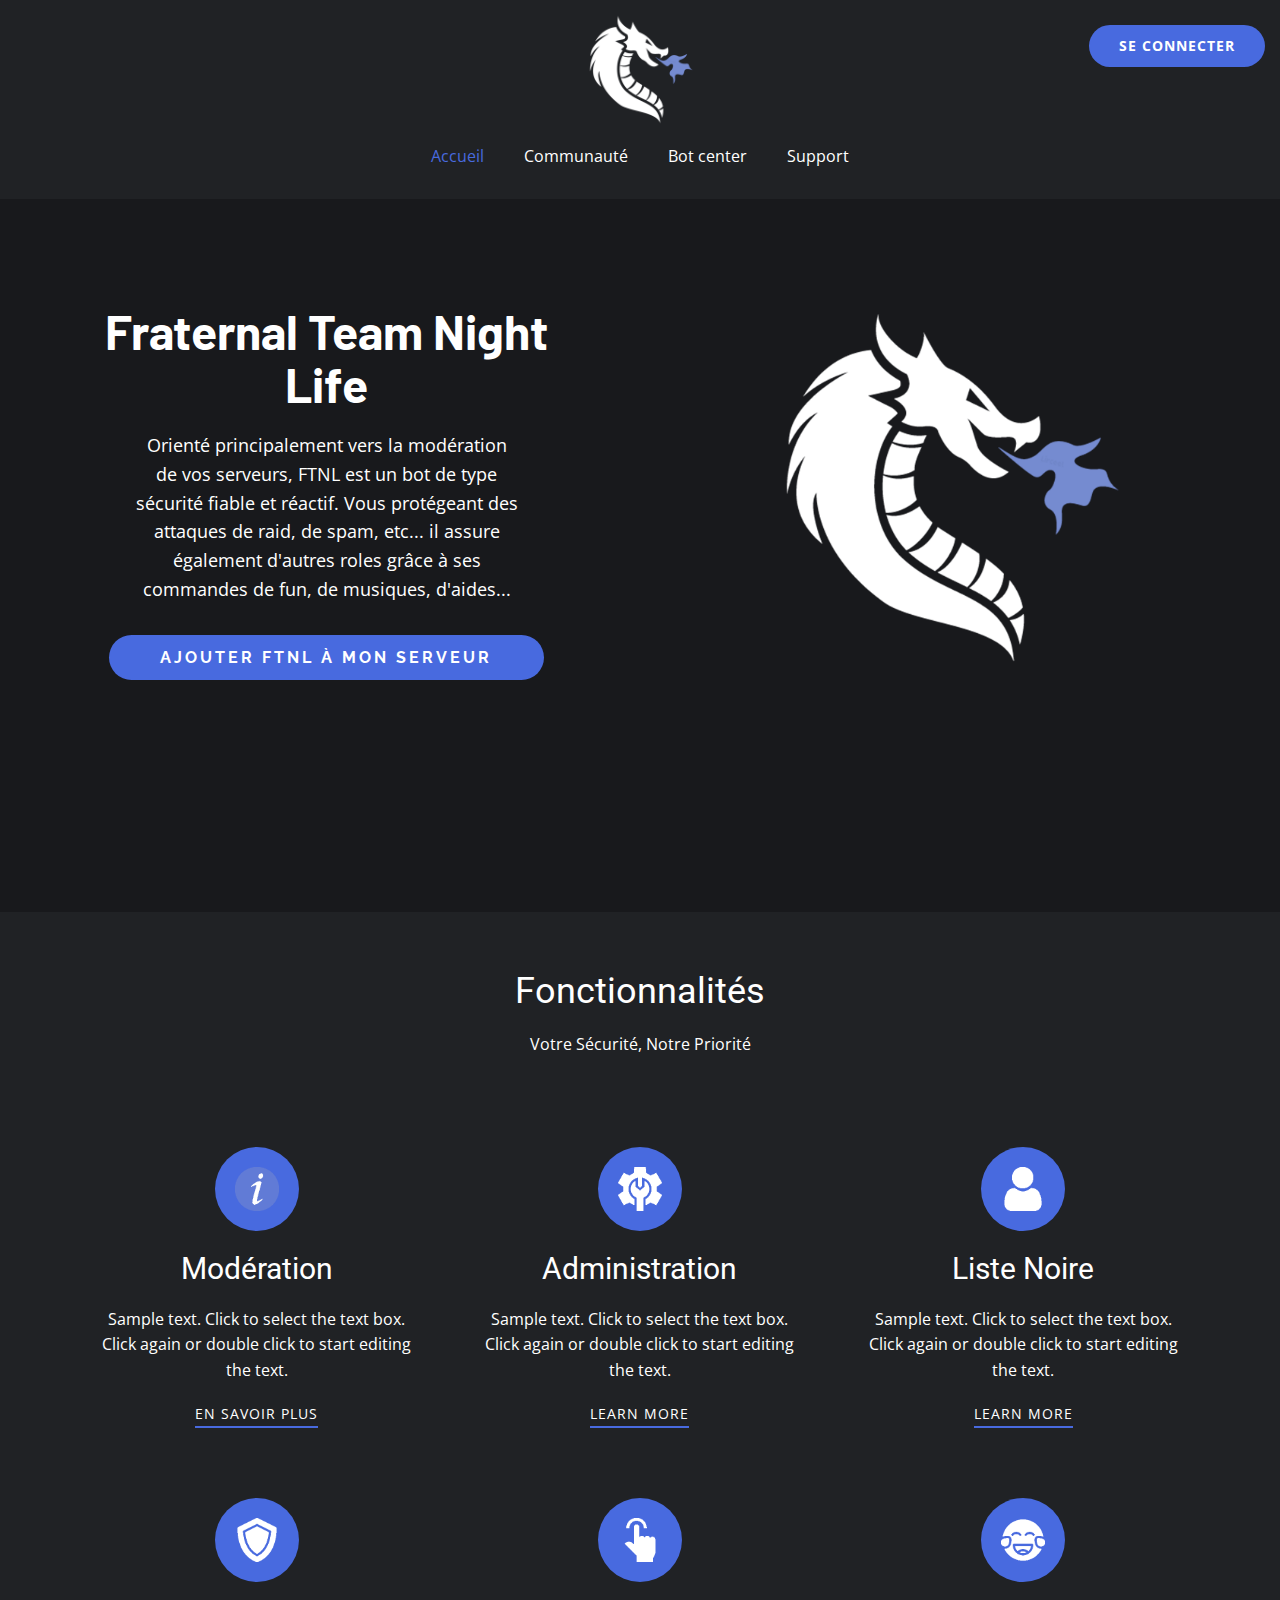
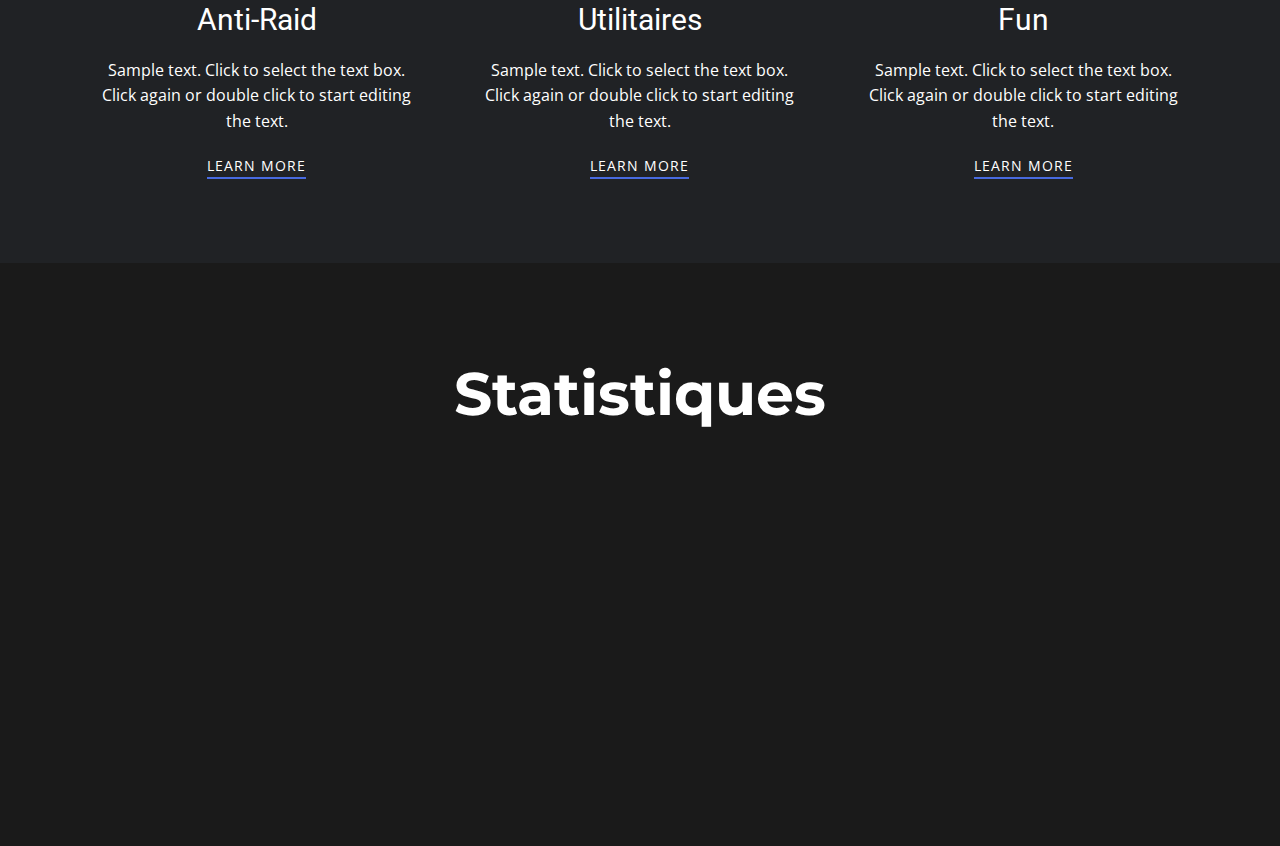
<file: Accueil.html>
<!DOCTYPE html>
<html style="font-size: 16px;">
  <head>
    <meta name="viewport" content="width=device-width, initial-scale=1.0">
    <meta charset="utf-8">
    <meta name="keywords" content="">
    <meta name="description" content="">
    <meta name="page_type" content="np-template-header-footer-from-plugin">
    <title>Accueil</title>
    <link rel="stylesheet" href="ftnl.css" media="screen">
<link rel="stylesheet" href="Accueil.css" media="screen">
    <script class="u-script" type="text/javascript" src="jquery.js" defer=""></script>
    <script class="u-script" type="text/javascript" src="ftnl.js" defer=""></script>
    <link id="u-theme-google-font" rel="stylesheet" href="https://fonts.googleapis.com/css?family=Roboto:100,100i,300,300i,400,400i,500,500i,700,700i,900,900i|Open+Sans:300,300i,400,400i,600,600i,700,700i,800,800i">
    <link id="u-page-google-font" rel="stylesheet" href="https://fonts.googleapis.com/css?family=Raleway:100,100i,200,200i,300,300i,400,400i,500,500i,600,600i,700,700i,800,800i,900,900i|Montserrat:100,100i,200,200i,300,300i,400,400i,500,500i,600,600i,700,700i,800,800i,900,900i|Barlow:100,100i,200,200i,300,300i,400,400i,500,500i,600,600i,700,700i,800,800i,900,900i">
    
    
    
    
    
    
    
    
    
    
    
    
    
    <script type="application/ld+json">{
		"@context": "http://schema.org",
		"@type": "Organization",
		"name": "FTNL",
		"logo": "images/LOGOO.png"
}</script>
    <meta name="theme-color" content="#478ac9">
    <meta property="og:title" content="Accueil">
    <meta property="og:description" content="">
    <meta property="og:type" content="website">
  </head>
  <body class="u-body"><header class="u-clearfix u-custom-color-3 u-header" id="sec-9007"><div class="u-clearfix u-sheet u-sheet-1">
        <a href="" class="u-image u-logo u-image-1" data-image-width="512" data-image-height="512">
          <img src="images/LOGOO.png" class="u-logo-image u-logo-image-1">
        </a>
        <a href="" class="u-active-grey-5 u-border-none u-btn u-btn-round u-button-style u-custom-color-4 u-hover-custom-color-4 u-radius-50 u-btn-1">SE CONNECTER</a>
        <nav class="u-menu u-menu-dropdown u-offcanvas u-menu-1">
          <div class="menu-collapse">
            <a class="u-button-style u-custom-text-active-color u-custom-text-hover-color u-nav-link" href="#">
              <svg class="u-svg-link" viewBox="0 0 24 24"><use xmlns:xlink="http://www.w3.org/1999/xlink" xlink:href="#menu-hamburger"></use></svg>
              <svg class="u-svg-content" version="1.1" id="menu-hamburger" viewBox="0 0 16 16" x="0px" y="0px" xmlns:xlink="http://www.w3.org/1999/xlink" xmlns="http://www.w3.org/2000/svg"><g><rect y="1" width="16" height="2"></rect><rect y="7" width="16" height="2"></rect><rect y="13" width="16" height="2"></rect>
</g></svg>
            </a>
          </div>
          <div class="u-custom-menu u-nav-container">
            <ul class="u-nav u-unstyled u-nav-1"><li class="u-nav-item"><a class="u-button-style u-nav-link u-text-active-custom-color-4 u-text-hover-palette-4-base" href="Accueil.html" style="padding: 10px 20px;">Accueil</a>
</li><li class="u-nav-item"><a class="u-button-style u-nav-link u-text-active-custom-color-4 u-text-hover-palette-4-base" href="Communauté.html" style="padding: 10px 20px;">Communauté</a>
</li><li class="u-nav-item"><a class="u-button-style u-nav-link u-text-active-custom-color-4 u-text-hover-palette-4-base" href="Bot-center.html" style="padding: 10px 20px;">Bot center</a>
</li><li class="u-nav-item"><a class="u-button-style u-nav-link u-text-active-custom-color-4 u-text-hover-palette-4-base" href="Support.html" style="padding: 10px 20px;">Support</a>
</li></ul>
          </div>
          <div class="u-custom-menu u-nav-container-collapse">
            <div class="u-black u-container-style u-inner-container-layout u-opacity u-opacity-95 u-sidenav">
              <div class="u-inner-container-layout u-sidenav-overflow">
                <div class="u-menu-close"></div>
                <ul class="u-align-center u-nav u-popupmenu-items u-unstyled u-nav-2"><li class="u-nav-item"><a class="u-button-style u-nav-link" href="Accueil.html" style="padding: 10px 20px;">Accueil</a>
</li><li class="u-nav-item"><a class="u-button-style u-nav-link" href="Communauté.html" style="padding: 10px 20px;">Communauté</a>
</li><li class="u-nav-item"><a class="u-button-style u-nav-link" href="Bot-center.html" style="padding: 10px 20px;">Bot center</a>
</li><li class="u-nav-item"><a class="u-button-style u-nav-link" href="Support.html" style="padding: 10px 20px;">Support</a>
</li></ul>
              </div>
            </div>
            <div class="u-black u-menu-overlay u-opacity u-opacity-70"></div>
          </div>
        </nav>
      </div></header>
    <section class="u-align-left u-clearfix u-image u-section-1" id="carousel_b7e5" data-image-width="1920" data-image-height="1080">
      <div class="u-clearfix u-sheet u-sheet-1">
        <div class="u-clearfix u-expanded-width u-layout-wrap u-layout-wrap-1">
          <div class="u-gutter-0 u-layout">
            <div class="u-layout-row">
              <div class="u-align-center u-container-style u-layout-cell u-left-cell u-shape-rectangle u-size-27 u-layout-cell-1">
                <div class="u-container-layout u-container-layout-1">
                  <h1 class="u-custom-font u-text u-text-body-alt-color u-text-1">Fraternal Team Night Life</h1>
                  <p class="u-text u-text-body-alt-color u-text-2"> Orienté principalement vers la modération de vos serveurs, FTNL est un bot de type sécurité fiable et réactif. Vous protégeant des attaques de raid, de spam, etc... il assure également d'autres roles grâce à ses commandes de fun, de musiques, d'aides...</p>
                  <a href="" class="u-active-palette-4-base u-border-none u-btn u-btn-round u-button-style u-custom-color-4 u-custom-font u-font-raleway u-hover-palette-4-base u-radius-50 u-text-body-alt-color u-btn-1">AJOUTER FTNL à mon serveur</a>
                </div>
              </div>
              <div class="u-align-left u-container-style u-layout-cell u-right-cell u-size-33 u-layout-cell-2">
                <div class="u-container-layout u-valign-middle u-container-layout-2">
                  <img class="u-image u-image-default u-preserve-proportions u-image-1" src="images/LOGOO1.png" alt="" data-image-width="512" data-image-height="512">
                </div>
              </div>
            </div>
          </div>
        </div>
      </div>
    </section>
    <section class="u-align-center u-clearfix u-custom-color-3 u-section-2" id="sec-449f">
      <div class="u-clearfix u-sheet u-sheet-1">
        <h2 class="u-text u-text-default u-text-1">Fonctionnalités</h2>
        <p class="u-text u-text-default u-text-2">Votre Sécurité, Notre Priorité</p>
        <div class="u-expanded-width u-list u-list-1">
          <div class="u-repeater u-repeater-1">
            <div class="u-align-center u-container-style u-list-item u-repeater-item">
              <div class="u-container-layout u-similar-container u-valign-bottom u-container-layout-1"><span class="u-custom-color-4 u-file-icon u-icon u-icon-circle u-spacing-20 u-text-white u-icon-1"><img src="images/1.png" alt=""></span>
                <h3 class="u-text u-text-3">Modération</h3>
                <p class="u-text u-text-4">Sample text. Click to select the text box. Click again or double click to start editing the text.</p>
                <a href="#sec-a74b" class="u-active-none u-border-2 u-border-custom-color-4 u-btn u-btn-rectangle u-button-style u-dialog-link u-hover-none u-none u-text-white u-btn-1">EN SAVOIR PLUS</a>
              </div>
            </div>
            <div class="u-align-center u-container-style u-list-item u-repeater-item">
              <div class="u-container-layout u-similar-container u-valign-bottom u-container-layout-2"><span class="u-custom-color-4 u-file-icon u-icon u-icon-circle u-spacing-20 u-text-white u-icon-2"><img src="images/2.png" alt=""></span>
                <h3 class="u-text u-text-5">Administration</h3>
                <p class="u-text u-text-6">Sample text. Click to select the text box. Click again or double click to start editing the text.</p>
                <a href="" class="u-active-none u-border-2 u-border-custom-color-4 u-btn u-btn-rectangle u-button-style u-hover-none u-text-white u-btn-2">learn more</a>
              </div>
            </div>
            <div class="u-align-center u-container-style u-list-item u-repeater-item">
              <div class="u-container-layout u-similar-container u-valign-bottom u-container-layout-3"><span class="u-custom-color-4 u-file-icon u-icon u-icon-circle u-spacing-20 u-text-white u-icon-3"><img src="images/3.png" alt=""></span>
                <h3 class="u-text u-text-7">Liste Noire</h3>
                <p class="u-text u-text-8">Sample text. Click to select the text box. Click again or double click to start editing the text.</p>
                <a href="" class="u-active-none u-border-2 u-border-custom-color-4 u-btn u-btn-rectangle u-button-style u-hover-none u-text-white u-btn-3">learn more</a>
              </div>
            </div>
            <div class="u-align-center u-container-style u-list-item u-repeater-item">
              <div class="u-container-layout u-similar-container u-valign-bottom u-container-layout-4"><span class="u-custom-color-4 u-file-icon u-icon u-icon-circle u-spacing-20 u-text-white u-icon-4"><img src="images/4.png" alt=""></span>
                <h3 class="u-text u-text-9">Anti-Raid</h3>
                <p class="u-text u-text-10">Sample text. Click to select the text box. Click again or double click to start editing the text.</p>
                <a href="" class="u-active-none u-border-2 u-border-custom-color-4 u-btn u-btn-rectangle u-button-style u-hover-none u-none u-text-white u-btn-4">learn more</a>
              </div>
            </div>
            <div class="u-align-center u-container-style u-list-item u-repeater-item">
              <div class="u-container-layout u-similar-container u-valign-bottom u-container-layout-5"><span class="u-custom-color-4 u-file-icon u-icon u-icon-circle u-spacing-20 u-text-white u-icon-5"><img src="images/5.png" alt=""></span>
                <h3 class="u-text u-text-11">Utilitaires</h3>
                <p class="u-text u-text-12">Sample text. Click to select the text box. Click again or double click to start editing the text.</p>
                <a href="" class="u-active-none u-border-2 u-border-custom-color-4 u-btn u-btn-rectangle u-button-style u-hover-none u-text-white u-btn-5">learn more</a>
              </div>
            </div>
            <div class="u-align-center u-container-style u-list-item u-repeater-item">
              <div class="u-container-layout u-similar-container u-valign-bottom u-container-layout-6"><span class="u-custom-color-4 u-file-icon u-icon u-icon-circle u-spacing-20 u-text-white u-icon-6"><img src="images/6.png" alt=""></span>
                <h3 class="u-text u-text-13">Fun</h3>
                <p class="u-text u-text-14">Sample text. Click to select the text box. Click again or double click to start editing the text.</p>
                <a href="" class="u-active-none u-border-2 u-border-custom-color-4 u-btn u-btn-rectangle u-button-style u-hover-none u-text-white u-btn-6">learn more</a>
              </div>
            </div>
          </div>
        </div>
      </div>
    </section>
    <section class="u-align-center u-clearfix u-grey-90 u-section-3" src="" id="carousel_e3da">
      <div class="u-clearfix u-sheet u-valign-middle u-sheet-1">
        <div class="u-align-center u-container-style u-group u-group-1">
          <div class="u-container-layout u-container-layout-1">
            <h2 class="u-custom-font u-font-montserrat u-text u-text-default u-text-1">Statistiques</h2>
          </div>
        </div>
        <div class="u-expanded-width u-list u-list-1">
          <div class="u-repeater u-repeater-1">
            <div class="u-align-center u-container-style u-list-item u-palette-5-dark-3 u-repeater-item u-shape-rectangle u-video-cover" data-animation-name="zoomIn" data-animation-duration="2000" data-animation-direction="">
              <div class="u-container-layout u-similar-container u-valign-bottom u-container-layout-2"><span class="u-custom-item u-file-icon u-icon u-text-custom-color-4 u-icon-1"><img src="images/7.png" alt=""></span>
                <h3 class="u-custom-font u-custom-item u-font-montserrat u-text u-text-body-alt-color u-text-default u-text-2">Serveurs</h3>
                <p class="u-custom-item u-text u-text-custom-color-4 u-text-default u-text-3" data-animation-name="counter" data-animation-event="scroll" data-animation-duration="3000">19 967</p>
              </div>
            </div>
            <div class="u-align-center u-container-style u-list-item u-palette-5-dark-3 u-repeater-item u-shape-rectangle u-video-cover" data-animation-name="zoomIn" data-animation-duration="2000" data-animation-direction="">
              <div class="u-container-layout u-similar-container u-valign-bottom u-container-layout-3"><span class="u-custom-item u-file-icon u-icon u-text-custom-color-8 u-icon-2"><img src="images/8.png" alt=""></span>
                <h3 class="u-custom-font u-custom-item u-font-montserrat u-text u-text-body-alt-color u-text-default u-text-4">Membres sur le serveur</h3>
                <p class="u-custom-item u-text u-text-custom-color-8 u-text-default u-text-5" data-animation-name="counter" data-animation-event="scroll" data-animation-duration="3000">5 640</p>
              </div>
            </div>
            <div class="u-align-center u-container-style u-list-item u-palette-5-dark-3 u-repeater-item u-shape-rectangle u-video-cover" data-animation-name="zoomIn" data-animation-duration="2000" data-animation-direction="">
              <div class="u-container-layout u-similar-container u-valign-bottom u-container-layout-4"><span class="u-custom-item u-icon u-text-custom-color-6 u-icon-3"><svg class="u-svg-link" preserveAspectRatio="xMidYMin slice" viewBox="0 0 372.483 372.483"><use xmlns:xlink="http://www.w3.org/1999/xlink" xlink:href="#svg-32f8"></use></svg><svg class="u-svg-content" viewBox="0 0 372.483 372.483" x="0px" y="0px" id="svg-32f8" style="enable-background:new 0 0 372.483 372.483;"><g id="XMLID_10_"><g><path d="M372.482,263.045c0-21.796-6.527-42.842-18.877-60.863c-8.883-12.962-20.322-23.726-33.578-31.725    c15.607-14.78,25.372-35.67,25.372-58.811c0-44.684-36.354-81.038-81.037-81.038c-26.496,0-51.316,13.104-66.392,34.615    c-3.831-0.558-7.745-0.859-11.729-0.859s-7.897,0.302-11.728,0.859c-15.077-21.511-39.897-34.615-66.392-34.615    c-44.684,0-81.038,36.354-81.038,81.038c0,23.141,9.765,44.031,25.373,58.811c-13.257,7.998-24.696,18.763-33.578,31.724    C6.528,220.203,0,241.249,0,263.045v45.075h78.121v33.755h216.242V308.12h78.12v-45.075H372.482z M264.362,50.609    c33.656,0,61.037,27.381,61.037,61.038s-27.381,61.038-61.037,61.038c-0.603,0-1.206-0.009-1.81-0.027    c0.046-0.128,0.084-0.259,0.129-0.387c1.042-2.954,1.911-5.988,2.608-9.087c0.049-0.22,0.105-0.438,0.152-0.659    c0.181-0.836,0.34-1.68,0.495-2.526c0.073-0.4,0.148-0.799,0.215-1.2c0.126-0.755,0.24-1.513,0.345-2.274    c0.073-0.529,0.139-1.058,0.202-1.588c0.079-0.672,0.156-1.345,0.219-2.022c0.064-0.691,0.112-1.383,0.158-2.076    c0.036-0.546,0.081-1.09,0.106-1.639c0.055-1.177,0.086-2.356,0.09-3.536c0-0.087,0.007-0.172,0.007-0.26    c0-0.047-0.004-0.094-0.004-0.141c-0.002-1.205-0.037-2.403-0.091-3.597c-0.016-0.347-0.037-0.693-0.057-1.039    c-0.059-1.015-0.136-2.025-0.231-3.03c-0.022-0.228-0.04-0.456-0.063-0.683c-3.022-29.209-21.475-54.21-48.095-65.774    C230.208,58.253,246.8,50.609,264.362,50.609z M165.122,88.131c0.195-0.071,0.392-0.138,0.587-0.208    c0.607-0.217,1.219-0.423,1.834-0.622c0.466-0.149,0.935-0.293,1.407-0.431c0.343-0.101,0.687-0.198,1.032-0.294    c0.616-0.169,1.235-0.334,1.86-0.485c4.62-1.122,9.438-1.731,14.397-1.731c4.963,0.004,9.783,0.614,14.404,1.736    c0.621,0.15,1.236,0.314,1.849,0.482c0.35,0.097,0.7,0.195,1.047,0.298c0.466,0.137,0.93,0.279,1.391,0.426    c0.623,0.201,1.242,0.409,1.856,0.629c0.189,0.067,0.378,0.131,0.566,0.2c20.413,7.549,35.718,25.716,39.182,47.763    c0.027,0.176,0.053,0.353,0.079,0.53c0.111,0.747,0.204,1.5,0.287,2.255c0.03,0.278,0.062,0.555,0.089,0.834    c0.066,0.689,0.115,1.383,0.159,2.079c0.018,0.298,0.043,0.595,0.057,0.894c0.042,0.889,0.065,1.783,0.068,2.682    c0,0.078,0.005,0.154,0.005,0.232c0,0.036-0.002,0.073-0.002,0.109c-0.002,0.87-0.028,1.734-0.066,2.595    c-0.012,0.271-0.024,0.542-0.04,0.812c-0.047,0.832-0.109,1.66-0.189,2.482c-0.031,0.318-0.073,0.635-0.109,0.952    c-0.061,0.532-0.129,1.063-0.203,1.591c-0.058,0.411-0.116,0.823-0.182,1.232c-0.101,0.623-0.213,1.242-0.333,1.859    c-0.107,0.549-0.224,1.096-0.346,1.642c-0.073,0.329-0.149,0.658-0.228,0.985c-0.195,0.811-0.409,1.617-0.637,2.42    c-0.091,0.319-0.176,0.64-0.272,0.956c-0.139,0.46-0.289,0.916-0.438,1.372c-0.12,0.365-0.243,0.728-0.37,1.09    c-0.144,0.411-0.286,0.823-0.438,1.231c-0.259,0.693-0.531,1.38-0.814,2.061c-0.126,0.304-0.26,0.605-0.391,0.908    c-0.247,0.567-0.501,1.131-0.765,1.689c-0.031,0.066-0.062,0.132-0.093,0.198c-0.095,0.198-0.189,0.397-0.286,0.595    c-0.296,0.604-0.604,1.201-0.92,1.793c-0.123,0.23-0.242,0.463-0.368,0.692c-0.008,0.015-0.016,0.029-0.024,0.043    c-0.346,0.63-0.707,1.25-1.074,1.866c-0.146,0.244-0.29,0.489-0.439,0.73c-0.4,0.649-0.811,1.291-1.234,1.923    c-0.263,0.393-0.538,0.778-0.81,1.165c-0.231,0.328-0.461,0.657-0.698,0.98c-0.307,0.418-0.62,0.831-0.938,1.242    c-0.216,0.279-0.434,0.556-0.654,0.832c-0.336,0.42-0.675,0.838-1.021,1.249c-0.215,0.255-0.436,0.505-0.655,0.756    c-0.36,0.413-0.719,0.827-1.089,1.23c-0.22,0.239-0.448,0.469-0.672,0.705c-0.602,0.635-1.218,1.256-1.846,1.865    c-0.373,0.361-0.744,0.723-1.126,1.074c-0.264,0.243-0.535,0.479-0.804,0.718c-0.438,0.389-0.879,0.774-1.328,1.15    c-0.228,0.191-0.458,0.38-0.689,0.568c-0.543,0.442-1.093,0.875-1.652,1.299c-0.152,0.115-0.302,0.232-0.455,0.346    c-10.16,7.553-22.736,12.03-36.34,12.03c-13.605,0-26.183-4.478-36.343-12.033c-0.15-0.112-0.297-0.227-0.446-0.34    c-0.561-0.425-1.114-0.861-1.659-1.305c-0.229-0.187-0.458-0.374-0.684-0.564c-0.451-0.378-0.893-0.765-1.333-1.155    c-0.267-0.238-0.537-0.472-0.8-0.714c-0.383-0.352-0.755-0.715-1.129-1.076c-0.631-0.611-1.248-1.234-1.852-1.871    c-0.221-0.233-0.447-0.46-0.664-0.696c-0.371-0.404-0.73-0.819-1.09-1.232c-0.219-0.251-0.439-0.5-0.654-0.755    c-0.347-0.411-0.685-0.829-1.021-1.248c-0.22-0.276-0.439-0.553-0.655-0.833c-0.317-0.41-0.63-0.823-0.937-1.241    c-0.237-0.324-0.468-0.654-0.699-0.983c-0.272-0.386-0.546-0.77-0.808-1.162c-0.425-0.635-0.838-1.279-1.239-1.93    c-0.147-0.239-0.289-0.48-0.433-0.721c-0.373-0.625-0.738-1.253-1.089-1.892c-0.129-0.235-0.251-0.474-0.378-0.71    c-0.316-0.594-0.625-1.193-0.922-1.798c-0.106-0.215-0.209-0.432-0.312-0.648c-0.016-0.033-0.031-0.066-0.046-0.099    c-0.277-0.584-0.542-1.174-0.801-1.769c-0.123-0.283-0.248-0.565-0.366-0.849c-0.29-0.696-0.567-1.398-0.832-2.106    c-0.143-0.382-0.275-0.768-0.41-1.153c-0.139-0.395-0.273-0.793-0.404-1.192c-0.141-0.432-0.283-0.864-0.415-1.298    c-0.197-0.649-0.383-1.302-0.558-1.959c-0.123-0.461-0.234-0.926-0.347-1.39c-0.088-0.365-0.173-0.73-0.254-1.097    c-0.1-0.45-0.201-0.899-0.291-1.351c-0.139-0.704-0.266-1.412-0.38-2.124c-0.062-0.384-0.116-0.769-0.171-1.153    c-0.081-0.569-0.154-1.141-0.219-1.715c-0.032-0.283-0.069-0.566-0.098-0.849c-0.083-0.843-0.146-1.692-0.194-2.544    c-0.014-0.245-0.025-0.49-0.036-0.735c-0.041-0.911-0.07-1.825-0.07-2.745c0-0.986,0.028-1.965,0.075-2.94    c0.013-0.265,0.035-0.528,0.05-0.792c0.044-0.732,0.097-1.462,0.167-2.188c0.024-0.253,0.053-0.505,0.08-0.757    c0.086-0.786,0.183-1.568,0.299-2.345c0.022-0.151,0.044-0.303,0.068-0.454C129.393,113.864,144.701,95.685,165.122,88.131z     M47.083,111.647c0-33.656,27.381-61.038,61.038-61.038c17.563,0,34.154,7.645,45.625,20.529    c-26.629,11.568-45.086,36.581-48.099,65.802c-0.021,0.198-0.036,0.397-0.055,0.596c-0.1,1.041-0.179,2.086-0.239,3.137    c-0.018,0.32-0.038,0.639-0.053,0.96c-0.057,1.251-0.096,2.506-0.096,3.77c0,1.276,0.037,2.549,0.097,3.821    c0.024,0.512,0.066,1.019,0.099,1.528c0.049,0.732,0.099,1.464,0.167,2.194c0.06,0.649,0.134,1.294,0.21,1.939    c0.066,0.562,0.136,1.122,0.214,1.682c0.102,0.735,0.212,1.467,0.333,2.196c0.073,0.433,0.153,0.865,0.232,1.297    c0.15,0.816,0.303,1.63,0.477,2.437c0.058,0.266,0.124,0.53,0.184,0.795c0.679,3.003,1.522,5.943,2.526,8.81    c0.064,0.185,0.12,0.372,0.185,0.556c-0.603,0.018-1.207,0.027-1.809,0.027C74.464,172.684,47.083,145.303,47.083,111.647z     M94.888,239.148c-0.22,0.347-0.43,0.7-0.646,1.049c-0.457,0.738-0.91,1.478-1.348,2.225c-0.245,0.417-0.481,0.837-0.719,1.257    c-0.394,0.693-0.783,1.388-1.161,2.089c-0.238,0.441-0.472,0.884-0.704,1.327c-0.364,0.697-0.719,1.398-1.067,2.101    c-0.219,0.442-0.437,0.883-0.649,1.327c-0.354,0.741-0.695,1.488-1.032,2.236c-0.183,0.407-0.371,0.811-0.548,1.22    c-0.39,0.896-0.762,1.799-1.127,2.705c-0.107,0.265-0.221,0.527-0.325,0.792c-0.463,1.177-0.906,2.362-1.326,3.553    c-0.096,0.273-0.182,0.549-0.277,0.822c-0.316,0.918-0.624,1.839-0.915,2.764c-0.133,0.425-0.256,0.852-0.384,1.278    c-0.235,0.784-0.466,1.569-0.683,2.359c-0.129,0.47-0.252,0.941-0.375,1.413c-0.198,0.758-0.388,1.518-0.568,2.281    c-0.115,0.483-0.227,0.966-0.334,1.45c-0.172,0.773-0.333,1.549-0.488,2.326c-0.093,0.467-0.189,0.934-0.276,1.403    c-0.157,0.846-0.298,1.696-0.435,2.547c-0.064,0.4-0.135,0.798-0.195,1.198c-0.186,1.25-0.355,2.503-0.497,3.762    c-0.002,0.015-0.003,0.03-0.004,0.045c-0.129,1.145-0.24,2.292-0.333,3.443H20v-25.075c0-34.258,19.694-65.013,50.548-79.631    c11.24,5.908,24.017,9.271,37.572,9.271c3.92,0,7.852-0.29,11.754-0.864c0.608,0.867,1.226,1.725,1.866,2.567    c0.216,0.283,0.44,0.559,0.66,0.839c0.632,0.808,1.273,1.607,1.935,2.39c0.271,0.321,0.549,0.635,0.825,0.952    c0.62,0.712,1.25,1.415,1.894,2.104c0.338,0.363,0.682,0.72,1.026,1.077c0.589,0.607,1.186,1.205,1.793,1.794    c0.228,0.221,0.443,0.455,0.673,0.674c-0.869,0.525-1.73,1.063-2.583,1.612c-0.139,0.089-0.275,0.183-0.413,0.273    c-0.853,0.554-1.697,1.12-2.533,1.697c-0.289,0.2-0.577,0.402-0.865,0.604c-0.745,0.525-1.482,1.059-2.213,1.602    c-0.231,0.172-0.465,0.34-0.694,0.514c-0.93,0.703-1.849,1.419-2.756,2.151c-0.198,0.16-0.392,0.325-0.59,0.487    c-0.722,0.591-1.437,1.192-2.143,1.802c-0.274,0.236-0.546,0.474-0.818,0.713c-0.707,0.623-1.405,1.255-2.096,1.896    c-0.18,0.167-0.364,0.331-0.543,0.5c-0.848,0.798-1.683,1.611-2.506,2.438c-0.214,0.215-0.423,0.434-0.635,0.65    c-0.63,0.643-1.253,1.293-1.868,1.952c-0.244,0.262-0.488,0.524-0.73,0.789c-0.692,0.756-1.374,1.522-2.045,2.299    c-0.105,0.122-0.214,0.24-0.319,0.363c-0.765,0.893-1.513,1.803-2.251,2.722c-0.206,0.256-0.407,0.516-0.61,0.775    c-0.555,0.705-1.102,1.417-1.64,2.136c-0.208,0.278-0.417,0.554-0.622,0.834c-0.704,0.96-1.399,1.928-2.074,2.913    C96.274,236.998,95.572,238.069,94.888,239.148z M98.121,321.876v-13.755v-11.32c0-1.11,0.021-2.216,0.062-3.319    c0.013-0.363,0.042-0.723,0.06-1.085c0.036-0.736,0.07-1.473,0.124-2.206c0.033-0.445,0.083-0.886,0.123-1.33    c0.058-0.646,0.11-1.293,0.182-1.935c0.053-0.47,0.122-0.937,0.182-1.406c0.078-0.611,0.151-1.223,0.241-1.831    c0.073-0.484,0.161-0.964,0.241-1.446c0.098-0.586,0.189-1.174,0.299-1.757c0.093-0.493,0.201-0.981,0.302-1.472    c0.116-0.566,0.227-1.134,0.354-1.696c0.112-0.496,0.24-0.987,0.36-1.481c0.135-0.55,0.264-1.103,0.409-1.65    c0.132-0.497,0.278-0.989,0.418-1.482c0.152-0.537,0.3-1.075,0.462-1.608c0.151-0.496,0.317-0.988,0.476-1.481    c0.17-0.523,0.335-1.047,0.514-1.566c0.17-0.491,0.353-0.978,0.531-1.465c0.188-0.514,0.372-1.03,0.569-1.54    c0.188-0.485,0.388-0.964,0.583-1.446c0.205-0.503,0.407-1.009,0.621-1.508c0.207-0.481,0.425-0.957,0.64-1.433    c0.221-0.491,0.44-0.984,0.67-1.47c0.225-0.475,0.461-0.944,0.694-1.415c0.238-0.48,0.473-0.961,0.719-1.436    c0.243-0.468,0.496-0.93,0.747-1.393c0.254-0.469,0.505-0.938,0.767-1.402c0.26-0.46,0.53-0.913,0.797-1.368    c0.27-0.458,0.538-0.917,0.817-1.371c0.277-0.451,0.563-0.895,0.848-1.341c0.286-0.447,0.57-0.894,0.864-1.336    s0.596-0.878,0.898-1.314c0.301-0.435,0.601-0.87,0.909-1.3c0.31-0.432,0.629-0.858,0.948-1.285    c0.316-0.423,0.631-0.846,0.954-1.263c0.326-0.421,0.66-0.836,0.994-1.252c0.331-0.412,0.663-0.823,1.001-1.229    c0.341-0.408,0.689-0.811,1.037-1.213c0.347-0.401,0.695-0.802,1.05-1.198c0.355-0.396,0.718-0.786,1.08-1.176    c0.362-0.389,0.724-0.776,1.093-1.158c0.37-0.384,0.747-0.762,1.125-1.139c0.377-0.377,0.756-0.752,1.14-1.123    c0.383-0.369,0.772-0.733,1.163-1.096c0.392-0.364,0.786-0.727,1.185-1.085c0.398-0.356,0.8-0.707,1.205-1.056    c0.406-0.351,0.815-0.7,1.228-1.044c0.411-0.342,0.826-0.679,1.244-1.014c0.421-0.338,0.845-0.673,1.273-1.004    c0.423-0.326,0.85-0.648,1.279-0.968c0.436-0.325,0.875-0.646,1.319-0.963c0.434-0.311,0.872-0.617,1.313-0.921    c0.452-0.311,0.906-0.618,1.364-0.921c0.445-0.294,0.894-0.585,1.345-0.872c0.467-0.297,0.937-0.59,1.41-0.878    c0.456-0.278,0.915-0.553,1.377-0.823c0.48-0.281,0.964-0.558,1.451-0.831c0.467-0.262,0.937-0.521,1.41-0.775    c0.495-0.266,0.994-0.527,1.496-0.785c0.476-0.245,0.954-0.486,1.436-0.723c0.379-0.186,0.762-0.366,1.145-0.547    c11.239,5.908,24.018,9.27,37.572,9.27c13.555,0,26.333-3.362,37.572-9.27c0.38,0.18,0.76,0.359,1.136,0.543    c0.488,0.24,0.971,0.484,1.453,0.731c0.496,0.255,0.99,0.513,1.48,0.776c0.478,0.257,0.953,0.519,1.425,0.784    c0.481,0.27,0.959,0.543,1.433,0.821c0.469,0.274,0.934,0.553,1.396,0.835c0.467,0.285,0.93,0.573,1.39,0.866    c0.458,0.291,0.912,0.585,1.363,0.884c0.453,0.299,0.902,0.603,1.348,0.91c0.445,0.307,0.888,0.616,1.327,0.93    c0.439,0.314,0.873,0.632,1.305,0.954c0.434,0.322,0.865,0.647,1.292,0.977c0.424,0.328,0.844,0.66,1.262,0.995    c0.42,0.337,0.838,0.676,1.252,1.02c0.411,0.342,0.817,0.689,1.221,1.038c0.407,0.351,0.812,0.704,1.212,1.063    c0.396,0.355,0.787,0.715,1.176,1.076c0.394,0.366,0.787,0.734,1.174,1.107c0.381,0.367,0.756,0.739,1.129,1.112    c0.38,0.38,0.76,0.761,1.133,1.147c0.366,0.38,0.727,0.764,1.086,1.15c0.366,0.393,0.731,0.787,1.089,1.186    c0.352,0.392,0.697,0.789,1.041,1.187c0.351,0.405,0.702,0.811,1.045,1.223c0.337,0.403,0.666,0.812,0.995,1.221    c0.336,0.418,0.672,0.835,1,1.259c0.322,0.415,0.635,0.836,0.949,1.257c0.32,0.428,0.64,0.857,0.952,1.291    c0.307,0.427,0.606,0.861,0.905,1.294c0.303,0.438,0.607,0.876,0.902,1.32c0.292,0.439,0.574,0.883,0.858,1.327    c0.287,0.449,0.575,0.897,0.854,1.351c0.276,0.449,0.542,0.905,0.81,1.359c0.27,0.458,0.542,0.915,0.803,1.378    c0.261,0.462,0.511,0.93,0.764,1.396c0.252,0.465,0.506,0.929,0.749,1.398c0.246,0.474,0.48,0.955,0.718,1.434    c0.233,0.471,0.47,0.941,0.695,1.417c0.23,0.486,0.448,0.977,0.668,1.467c0.216,0.479,0.435,0.955,0.642,1.438    c0.213,0.495,0.412,0.996,0.616,1.496c0.198,0.486,0.4,0.97,0.589,1.46c0.196,0.507,0.379,1.02,0.566,1.532    c0.179,0.489,0.362,0.976,0.532,1.469c0.18,0.521,0.346,1.048,0.516,1.573c0.159,0.491,0.324,0.98,0.474,1.475    c0.163,0.533,0.31,1.072,0.463,1.609c0.14,0.493,0.286,0.984,0.418,1.481c0.145,0.547,0.274,1.099,0.409,1.65    c0.121,0.493,0.248,0.985,0.36,1.481c0.127,0.562,0.237,1.129,0.354,1.694c0.101,0.491,0.209,0.98,0.302,1.474    c0.109,0.578,0.199,1.161,0.297,1.743c0.081,0.487,0.171,0.971,0.244,1.461c0.09,0.603,0.162,1.211,0.24,1.817    c0.061,0.473,0.131,0.943,0.184,1.418c0.072,0.642,0.124,1.289,0.182,1.935c0.04,0.444,0.09,0.885,0.123,1.33    c0.055,0.733,0.088,1.471,0.124,2.208c0.018,0.361,0.047,0.721,0.06,1.083c0.041,1.103,0.062,2.209,0.062,3.319v11.319v13.757    H98.121z M294.015,288.12c-0.196-2.436-0.478-4.857-0.836-7.263c-0.057-0.381-0.125-0.759-0.186-1.139    c-0.139-0.871-0.284-1.74-0.445-2.606c-0.085-0.456-0.178-0.91-0.269-1.365c-0.157-0.791-0.321-1.58-0.496-2.366    c-0.106-0.474-0.216-0.948-0.328-1.42c-0.183-0.772-0.375-1.541-0.575-2.308c-0.121-0.465-0.242-0.929-0.37-1.393    c-0.219-0.798-0.453-1.592-0.691-2.385c-0.126-0.418-0.246-0.837-0.377-1.254c-0.295-0.939-0.607-1.873-0.928-2.805    c-0.09-0.26-0.172-0.523-0.264-0.783c-0.422-1.195-0.865-2.383-1.33-3.564c-0.1-0.253-0.209-0.503-0.311-0.756    c-0.369-0.917-0.747-1.832-1.142-2.74c-0.175-0.403-0.36-0.801-0.54-1.202c-0.34-0.756-0.684-1.509-1.042-2.257    c-0.209-0.438-0.425-0.873-0.64-1.308c-0.351-0.71-0.71-1.417-1.077-2.12c-0.23-0.44-0.461-0.878-0.697-1.315    c-0.38-0.703-0.77-1.401-1.166-2.097c-0.238-0.418-0.473-0.836-0.716-1.251c-0.44-0.751-0.895-1.494-1.355-2.236    c-0.214-0.346-0.422-0.695-0.64-1.038c-0.685-1.079-1.387-2.15-2.113-3.209c-0.676-0.986-1.371-1.954-2.075-2.914    c-0.204-0.278-0.412-0.553-0.618-0.829c-0.541-0.723-1.09-1.437-1.647-2.145c-0.201-0.255-0.4-0.513-0.604-0.766    c-0.739-0.922-1.49-1.834-2.257-2.729c-0.1-0.116-0.203-0.229-0.303-0.345c-0.676-0.783-1.364-1.555-2.061-2.317    c-0.24-0.262-0.481-0.521-0.723-0.781c-0.618-0.663-1.245-1.318-1.879-1.964c-0.209-0.213-0.414-0.428-0.625-0.639    c-0.825-0.828-1.663-1.644-2.513-2.444c-0.175-0.165-0.355-0.325-0.531-0.489c-0.695-0.645-1.397-1.28-2.107-1.906    c-0.27-0.238-0.542-0.474-0.814-0.71c-0.708-0.611-1.423-1.212-2.146-1.804c-0.197-0.161-0.39-0.326-0.588-0.486    c-0.906-0.732-1.825-1.448-2.754-2.15c-0.232-0.175-0.468-0.345-0.701-0.518c-0.728-0.54-1.461-1.072-2.203-1.594    c-0.291-0.205-0.582-0.409-0.874-0.611c-0.828-0.571-1.663-1.131-2.507-1.679c-0.148-0.096-0.293-0.196-0.441-0.291    c-0.852-0.547-1.71-1.084-2.578-1.608c0.224-0.213,0.434-0.44,0.655-0.656c0.62-0.6,1.229-1.21,1.829-1.83    c0.335-0.346,0.668-0.693,0.996-1.045c0.655-0.7,1.293-1.414,1.923-2.137c0.268-0.307,0.537-0.612,0.8-0.924    c0.671-0.794,1.323-1.605,1.964-2.426c0.21-0.268,0.425-0.532,0.631-0.803c0.643-0.845,1.264-1.707,1.875-2.577    c3.902,0.573,7.834,0.863,11.754,0.863c13.555,0,26.333-3.362,37.572-9.271c30.855,14.618,50.548,45.373,50.548,79.631v25.074    H294.015z"></path>
</g>
</g></svg>
            
            
          </span>
                <h3 class="u-custom-font u-custom-item u-font-montserrat u-text u-text-body-alt-color u-text-default u-text-6">Utilisateurs blacklistés</h3>
                <p class="u-custom-item u-text u-text-custom-color-6 u-text-default u-text-7" data-animation-name="counter" data-animation-event="scroll" data-animation-duration="3000">42 068</p>
              </div>
            </div>
            <div class="u-align-center u-container-style u-list-item u-palette-5-dark-3 u-repeater-item u-shape-rectangle u-video-cover u-list-item-4" data-animation-name="zoomIn" data-animation-duration="2000" data-animation-direction="">
              <div class="u-container-layout u-similar-container u-valign-bottom u-container-layout-5"><span class="u-custom-item u-file-icon u-icon u-text-custom-color-9 u-icon-4"><img src="images/9.png" alt=""></span>
                <h3 class="u-custom-font u-custom-item u-font-montserrat u-text u-text-body-alt-color u-text-default u-text-8">Utilisateurs</h3>
                <p class="u-custom-item u-text u-text-custom-color-9 u-text-default u-text-9" data-animation-name="counter" data-animation-event="scroll" data-animation-duration="3000">1 269 779</p>
              </div>
            </div>
          </div>
        </div>
      </div>
    </section>
    
    
    
    
    
    
    
    
    
    
    

  <section class="u-align-center u-black u-clearfix u-container-style u-dialog-block u-opacity u-opacity-70 u-section-7" id="sec-a74b">
      <div class="u-align-left u-container-style u-custom-color-3 u-dialog u-radius-13 u-shape-round u-dialog-1">
        <div class="u-container-layout u-container-layout-1"><span class="u-file-icon u-icon u-text-white u-icon-1"><img src="images/1.png" alt=""></span>
          <h4 class="u-text u-text-default u-text-white u-text-1">Modé​ration </h4>
          <div data-interval="5000" data-u-ride="carousel" class="u-carousel u-slider u-slider-1" id="carousel-f3b2">
            <ol class="u-absolute-hcenter u-carousel-indicators u-carousel-indicators-1">
              <li data-u-target="#carousel-f3b2" class="u-active u-active-grey-10 u-grey-30" data-u-slide-to="0"></li>
              <li data-u-target="#carousel-f3b2" class="u-active-grey-10 u-grey-30" data-u-slide-to="1"></li>
              <li data-u-target="#carousel-f3b2" class="u-active-grey-10 u-grey-30" data-u-slide-to="2"></li>
              <li data-u-target="#carousel-f3b2" class="u-active-grey-10 u-grey-30" data-u-slide-to="3"></li>
              <li data-u-target="#carousel-f3b2" class="u-active-grey-10 u-grey-30" data-u-slide-to="4"></li>
              <li data-u-target="#carousel-f3b2" class="u-active-grey-10 u-grey-30" data-u-slide-to="5"></li>
              <li data-u-target="#carousel-f3b2" class="u-active-grey-10 u-grey-30" data-u-slide-to="6"></li>
            </ol>
            <div class="u-carousel-inner" role="listbox">
              <div class="u-active u-align-center u-carousel-item u-container-style u-slide">
                <div class="u-container-layout u-valign-top u-container-layout-2">
                  <h5 class="u-text u-text-default u-text-2" data-animation-name="slideIn" data-animation-duration="3000" data-animation-direction="Down">
                    <span class="u-text-custom-color-4">Ban</span>
                    <br>
                    <br>
                    <br>Une méthode efficace pour bannir un utilisateur de votre serveur sans passer par l'interface discord.<br>
                    <br>Syntaxe :<br>
                    <br>
                    <span class="u-text-custom-color-4">ftnl.ban</span> &lt;<span class="u-text-palette-4-base">@user</span>|<span class="u-text-palette-2-base">id</span>&gt; [<span class="u-text-palette-3-base">motif</span>]
                  </h5>
                </div>
              </div>
              <div class="u-align-center u-carousel-item u-container-style u-slide">
                <div class="u-container-layout u-valign-top u-container-layout-3">
                  <p class="u-text u-text-default u-text-3" data-animation-name="slideIn" data-animation-duration="3000" data-animation-direction="Down">
                    <span class="u-text-custom-color-4"> Softban</span>
                    <br>
                    <br>
                    <br>Une alternative au bannissement, permet d'exclure un utilisateur et de supprimer tous ses messages datant de moins d'une semaine<br>
                    <br>Syntaxe :<br>
                    <br>
                    <span class="u-text-palette-1-base">ftnl.ban</span> &lt;<span class="u-text-palette-4-base">@</span>
                    <span class="u-text-palette-4-base">user</span>&gt; [<span class="u-text-palette-3-base">motif</span>]
                  </p>
                </div>
              </div>
              <div class="u-align-center u-carousel-item u-container-style u-slide u-carousel-item-3">
                <div class="u-container-layout u-container-layout-4">
                  <p class="u-text u-text-default u-text-4" data-animation-name="slideIn" data-animation-duration="3000" data-animation-direction="Down">
                    <span class="u-text-custom-color-4"> Kick</span>
                    <br>
                    <br>
                    <br>Un moyen rapide et efficace d'exclure un utilisateur nuisible sur votre serveur<br>
                    <br>Syntaxe :<br>
                    <br>
                    <span class="u-text-palette-1-base">ftnl.kick</span> &lt;<span class="u-text-palette-4-base">@user</span>&gt; [<span class="u-text-palette-3-base">motif</span>]
                  </p>
                </div>
              </div>
              <div class="u-align-center u-carousel-item u-container-style u-slide u-carousel-item-4">
                <div class="u-container-layout u-container-layout-5">
                  <p class="u-text u-text-default u-text-5" data-animation-name="slideIn" data-animation-duration="3000" data-animation-direction="Down">
                    <span class="u-text-custom-color-4"> Warn</span>
                    <br>
                    <br>
                    <br>Avertissez un utilisateur d'une de ses entraves au règlement.&nbsp;<br>
                    <span class="u-text-custom-color-6">Attention</span> : <u>Les warns se sont pas sauvegardés</u>
                    <br>Syntaxe :<br>
                    <br>
                    <span class="u-text-palette-1-base">ftnl.warn</span>&nbsp;&lt;<span class="u-text-palette-4-base">@user</span>&gt; [<span class="u-text-palette-3-base">motif</span>]
                  </p>
                </div>
              </div>
              <div class="u-align-center u-carousel-item u-container-style u-slide u-carousel-item-5">
                <div class="u-container-layout u-valign-top u-container-layout-6">
                  <p class="u-text u-text-default u-text-6" data-animation-name="slideIn" data-animation-duration="3000" data-animation-direction="Down">
                    <span class="u-text-custom-color-4"> Purge</span>
                    <br>
                    <br>
                    <br>Supprimez beaucoup de message en un court instant, cependant les messages doivent dater de moins d'une semaine<br>
                    <br>Syntaxe :<br>
                    <br>
                    <span class="u-text-palette-1-base">ftnl.purge </span>&lt;<span class="u-text-palette-2-base">number</span>&gt;
                  </p>
                </div>
              </div>
              <div class="u-align-center u-carousel-item u-container-style u-slide u-carousel-item-6">
                <div class="u-container-layout u-container-layout-7">
                  <p class="u-text u-text-default u-text-7" data-animation-name="slideIn" data-animation-duration="3000" data-animation-direction="Down">
                    <span class="u-text-custom-color-4">Mute</span>
                    <br>
                    <br>Imposez le silence à un utilisateur nuisible de manière absolue sur tous les salons.<br>
                    <br>Syntaxe :<br>
                    <br>
                    <span class="u-text-palette-1-base"> ftnl.mute</span> &lt;<span class="u-text-palette-1-base">@user</span>&gt; [<span class="u-text-palette-3-base">motif</span>]
                  </p>
                </div>
              </div>
              <div class="u-carousel-item u-container-style u-slide u-carousel-item-7">
                <div class="u-container-layout u-container-layout-8"></div>
              </div>
            </div>
            <a class="u-absolute-vcenter u-carousel-control u-carousel-control-prev u-spacing-5 u-text-grey-30 u-carousel-control-1" href="#carousel-f3b2" role="button" data-u-slide="prev">
              <span aria-hidden="true">
                <svg viewBox="0 0 477.175 477.175"><path d="M145.188,238.575l215.5-215.5c5.3-5.3,5.3-13.8,0-19.1s-13.8-5.3-19.1,0l-225.1,225.1c-5.3,5.3-5.3,13.8,0,19.1l225.1,225
                    c2.6,2.6,6.1,4,9.5,4s6.9-1.3,9.5-4c5.3-5.3,5.3-13.8,0-19.1L145.188,238.575z"></path></svg>
              </span>
              <span class="sr-only">Previous</span>
            </a>
            <a class="u-absolute-vcenter u-carousel-control u-carousel-control-next u-spacing-5 u-text-grey-30 u-carousel-control-2" href="#carousel-f3b2" role="button" data-u-slide="next">
              <span aria-hidden="true">
                <svg viewBox="0 0 477.175 477.175"><path d="M360.731,229.075l-225.1-225.1c-5.3-5.3-13.8-5.3-19.1,0s-5.3,13.8,0,19.1l215.5,215.5l-215.5,215.5
                    c-5.3,5.3-5.3,13.8,0,19.1c2.6,2.6,6.1,4,9.5,4c3.4,0,6.9-1.3,9.5-4l225.1-225.1C365.931,242.875,365.931,234.275,360.731,229.075z"></path></svg>
              </span>
              <span class="sr-only">Next</span>
            </a>
          </div>
        </div><button class="u-dialog-close-button u-icon u-text-grey-50 u-icon-2"><svg class="u-svg-link" preserveAspectRatio="xMidYMin slice" viewBox="0 0 413.348 413.348"><use xmlns:xlink="http://www.w3.org/1999/xlink" xlink:href="#svg-5801"></use></svg><svg xmlns="http://www.w3.org/2000/svg" xmlns:xlink="http://www.w3.org/1999/xlink" version="1.1" xml:space="preserve" class="u-svg-content" viewBox="0 0 413.348 413.348" id="svg-5801"><path d="m413.348 24.354-24.354-24.354-182.32 182.32-182.32-182.32-24.354 24.354 182.32 182.32-182.32 182.32 24.354 24.354 182.32-182.32 182.32 182.32 24.354-24.354-182.32-182.32z"></path></svg></button>
      </div>
    </section><style> .u-section-7 {
  min-height: 1266px;
}

.u-section-7 .u-dialog-1 {
  width: 566px;
  min-height: 682px;
  box-shadow: 5px 5px 20px 0 rgba(0,0,0,0.4);
  margin: 352px auto 60px;
}

.u-section-7 .u-container-layout-1 {
  padding: 40px 30px;
}

.u-section-7 .u-icon-1 {
  width: 64px;
  height: 64px;
  margin: 37px auto 0;
}

.u-section-7 .u-text-1 {
  font-size: 2.25rem;
  margin: 15px auto 0;
}

.u-section-7 .u-slider-1 {
  min-height: 375px;
  margin: 30px 0 0;
}

.u-section-7 .u-carousel-indicators-1 {
  position: absolute;
  bottom: 10px;
  width: auto;
  height: auto;
}

.u-section-7 .u-container-layout-2 {
  padding: 30px 50px;
}

.u-section-7 .u-text-2 {
  margin: 0;
}

.u-section-7 .u-container-layout-3 {
  padding: 30px 50px;
}

.u-section-7 .u-text-3 {
  font-size: 1.25rem;
  margin: 0;
}

.u-section-7 .u-carousel-item-3 {
  margin-left: auto;
  margin-right: auto;
}

.u-section-7 .u-container-layout-4 {
  padding: 30px 50px;
}

.u-section-7 .u-text-4 {
  margin-bottom: 0;
  margin-top: 0;
  font-size: 1.25rem;
}

.u-section-7 .u-carousel-item-4 {
  margin-left: auto;
  margin-right: auto;
}

.u-section-7 .u-container-layout-5 {
  padding: 30px 50px;
}

.u-section-7 .u-text-5 {
  margin-bottom: 0;
  margin-top: 0;
  font-size: 1.25rem;
}

.u-section-7 .u-carousel-item-5 {
  margin-left: auto;
  margin-right: auto;
}

.u-section-7 .u-container-layout-6 {
  padding: 30px 50px;
}

.u-section-7 .u-text-6 {
  font-size: 1.25rem;
  margin: 0;
}

.u-section-7 .u-carousel-item-6 {
  margin-left: auto;
  margin-right: auto;
}

.u-section-7 .u-container-layout-7 {
  padding: 30px 50px;
}

.u-section-7 .u-text-7 {
  margin-bottom: 0;
  margin-top: 0;
  font-size: 1.25rem;
}

.u-section-7 .u-carousel-item-7 {
  margin-left: auto;
  margin-right: auto;
}

.u-section-7 .u-container-layout-8 {
  padding: 30px 50px;
}

.u-section-7 .u-carousel-control-1 {
  width: 50px;
  height: 50px;
}

.u-section-7 .u-carousel-control-2 {
  width: 50px;
  height: 50px;
  left: auto;
  position: absolute;
  right: 0;
}

.u-section-7 .u-icon-2 {
  width: 15px;
  height: 15px;
  left: auto;
  top: 17px;
  position: absolute;
  right: 16px;
}

@media (max-width: 1199px) {
  .u-section-7 .u-dialog-1 {
    height: auto;
  }
}

@media (max-width: 991px) {
  .u-section-7 .u-container-layout-1 {
    padding-top: 30px;
    padding-bottom: 30px;
  }

  .u-section-7 .u-container-layout-2 {
    padding-left: 30px;
    padding-right: 30px;
  }

  .u-section-7 .u-container-layout-3 {
    padding-left: 30px;
    padding-right: 30px;
  }

  .u-section-7 .u-container-layout-4 {
    padding-left: 30px;
    padding-right: 30px;
  }

  .u-section-7 .u-container-layout-5 {
    padding-left: 30px;
    padding-right: 30px;
  }

  .u-section-7 .u-container-layout-6 {
    padding-left: 30px;
    padding-right: 30px;
  }

  .u-section-7 .u-container-layout-7 {
    padding-left: 30px;
    padding-right: 30px;
  }

  .u-section-7 .u-container-layout-8 {
    padding-left: 30px;
    padding-right: 30px;
  }
}

@media (max-width: 767px) {
  .u-section-7 .u-dialog-1 {
    width: 540px;
  }

  .u-section-7 .u-container-layout-1 {
    padding-top: 45px;
  }

  .u-section-7 .u-container-layout-2 {
    padding-left: 10px;
    padding-right: 10px;
  }

  .u-section-7 .u-container-layout-3 {
    padding-left: 10px;
    padding-right: 10px;
  }

  .u-section-7 .u-container-layout-4 {
    padding-left: 10px;
    padding-right: 10px;
  }

  .u-section-7 .u-container-layout-5 {
    padding-left: 10px;
    padding-right: 10px;
  }

  .u-section-7 .u-container-layout-6 {
    padding-left: 10px;
    padding-right: 10px;
  }

  .u-section-7 .u-container-layout-7 {
    padding-left: 10px;
    padding-right: 10px;
  }

  .u-section-7 .u-container-layout-8 {
    padding-left: 10px;
    padding-right: 10px;
  }
}

@media (max-width: 575px) {
  .u-section-7 .u-dialog-1 {
    width: 340px;
  }

  .u-section-7 .u-container-layout-1 {
    padding-top: 40px;
    padding-left: 25px;
    padding-right: 25px;
  }
}</style></body>
</html>
</file>
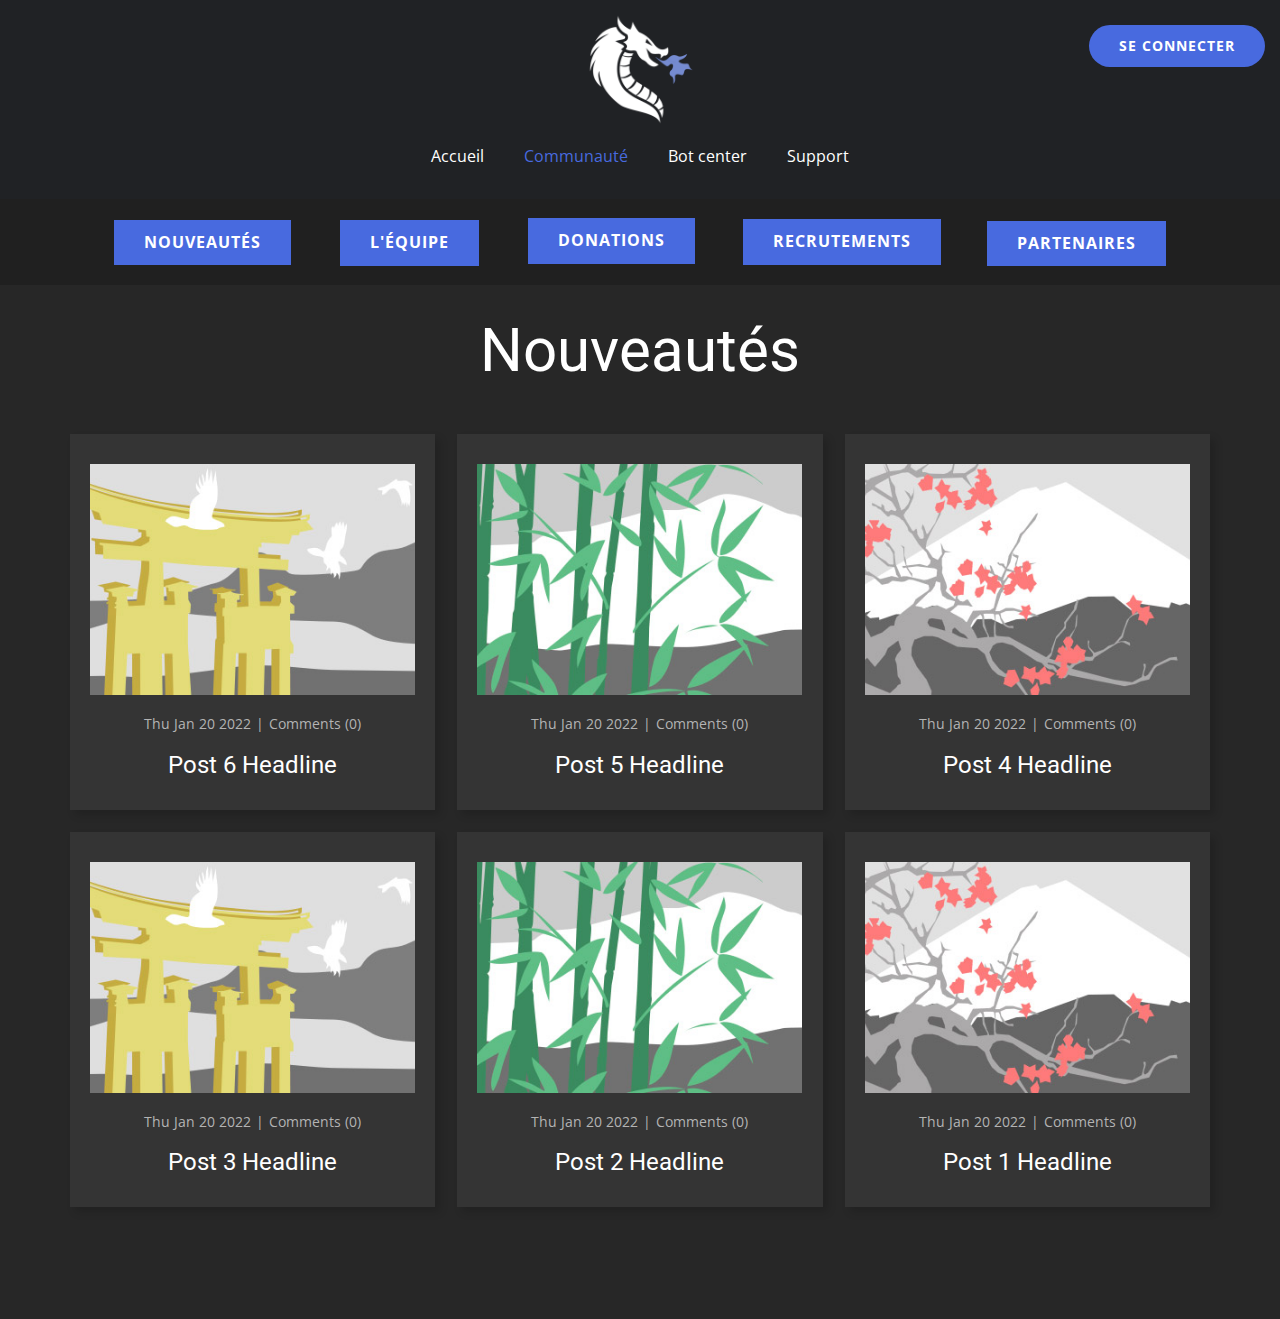
<file: Communauté.html>
<!DOCTYPE html>
<html style="font-size: 16px;">
  <head>
    <meta name="viewport" content="width=device-width, initial-scale=1.0">
    <meta charset="utf-8">
    <meta name="keywords" content="">
    <meta name="description" content="">
    <meta name="page_type" content="np-template-header-footer-from-plugin">
    <title>Communauté</title>
    <link rel="stylesheet" href="ftnl.css" media="screen">
<link rel="stylesheet" href="Communauté.css" media="screen">
    <script class="u-script" type="text/javascript" src="jquery.js" defer=""></script>
    <script class="u-script" type="text/javascript" src="ftnl.js" defer=""></script>
    <link id="u-theme-google-font" rel="stylesheet" href="https://fonts.googleapis.com/css?family=Roboto:100,100i,300,300i,400,400i,500,500i,700,700i,900,900i|Open+Sans:300,300i,400,400i,600,600i,700,700i,800,800i">
    <link id="u-page-google-font" rel="stylesheet" href="https://fonts.googleapis.com/css?family=Roboto:100,100i,300,300i,400,400i,500,500i,700,700i,900,900i">
    
    
    
    
    
    
    
    
    
    
    
    
    <script type="application/ld+json">{
		"@context": "http://schema.org",
		"@type": "Organization",
		"name": "FTNL",
		"logo": "images/LOGOO.png"
}</script>
    <meta name="theme-color" content="#478ac9">
    <meta property="og:title" content="Communauté">
    <meta property="og:description" content="">
    <meta property="og:type" content="website">
  </head>
  <body class="u-body"><header class="u-clearfix u-custom-color-3 u-header" id="sec-9007"><div class="u-clearfix u-sheet u-sheet-1">
        <a href="" class="u-image u-logo u-image-1" data-image-width="512" data-image-height="512">
          <img src="images/LOGOO.png" class="u-logo-image u-logo-image-1">
        </a>
        <a href="" class="u-active-grey-5 u-border-none u-btn u-btn-round u-button-style u-custom-color-4 u-hover-custom-color-4 u-radius-50 u-btn-1">SE CONNECTER</a>
        <nav class="u-menu u-menu-dropdown u-offcanvas u-menu-1">
          <div class="menu-collapse">
            <a class="u-button-style u-custom-text-active-color u-custom-text-hover-color u-nav-link" href="#">
              <svg class="u-svg-link" viewBox="0 0 24 24"><use xmlns:xlink="http://www.w3.org/1999/xlink" xlink:href="#menu-hamburger"></use></svg>
              <svg class="u-svg-content" version="1.1" id="menu-hamburger" viewBox="0 0 16 16" x="0px" y="0px" xmlns:xlink="http://www.w3.org/1999/xlink" xmlns="http://www.w3.org/2000/svg"><g><rect y="1" width="16" height="2"></rect><rect y="7" width="16" height="2"></rect><rect y="13" width="16" height="2"></rect>
</g></svg>
            </a>
          </div>
          <div class="u-custom-menu u-nav-container">
            <ul class="u-nav u-unstyled u-nav-1"><li class="u-nav-item"><a class="u-button-style u-nav-link u-text-active-custom-color-4 u-text-hover-palette-4-base" href="Accueil.html" style="padding: 10px 20px;">Accueil</a>
</li><li class="u-nav-item"><a class="u-button-style u-nav-link u-text-active-custom-color-4 u-text-hover-palette-4-base" href="Communauté.html" style="padding: 10px 20px;">Communauté</a>
</li><li class="u-nav-item"><a class="u-button-style u-nav-link u-text-active-custom-color-4 u-text-hover-palette-4-base" href="Bot-center.html" style="padding: 10px 20px;">Bot center</a>
</li><li class="u-nav-item"><a class="u-button-style u-nav-link u-text-active-custom-color-4 u-text-hover-palette-4-base" href="Support.html" style="padding: 10px 20px;">Support</a>
</li></ul>
          </div>
          <div class="u-custom-menu u-nav-container-collapse">
            <div class="u-black u-container-style u-inner-container-layout u-opacity u-opacity-95 u-sidenav">
              <div class="u-inner-container-layout u-sidenav-overflow">
                <div class="u-menu-close"></div>
                <ul class="u-align-center u-nav u-popupmenu-items u-unstyled u-nav-2"><li class="u-nav-item"><a class="u-button-style u-nav-link" href="Accueil.html" style="padding: 10px 20px;">Accueil</a>
</li><li class="u-nav-item"><a class="u-button-style u-nav-link" href="Communauté.html" style="padding: 10px 20px;">Communauté</a>
</li><li class="u-nav-item"><a class="u-button-style u-nav-link" href="Bot-center.html" style="padding: 10px 20px;">Bot center</a>
</li><li class="u-nav-item"><a class="u-button-style u-nav-link" href="Support.html" style="padding: 10px 20px;">Support</a>
</li></ul>
              </div>
            </div>
            <div class="u-black u-menu-overlay u-opacity u-opacity-70"></div>
          </div>
        </nav>
      </div></header>
    <section class="u-clearfix u-custom-color-22 u-section-1" id="sec-23c5">
      <div class="u-clearfix u-sheet u-valign-middle u-sheet-1">
        <a href="Donations.html" data-page-id="733805381" class="u-active-white u-border-none u-btn u-button-style u-custom-color-4 u-hover-custom-color-11 u-btn-1">Donations</a>
        <a href="Recrutement.html" class="u-active-white u-border-none u-btn u-button-style u-custom-color-4 u-hover-custom-color-11 u-btn-2">recrutements</a>
        <a href="Communauté.html" data-page-id="930020330" class="u-active-white u-border-none u-btn u-button-style u-custom-color-4 u-hover-custom-color-11 u-btn-3">NouveautÉs</a>
        <a href="Equipe.html" data-page-id="713012095" class="u-active-white u-border-none u-btn u-btn-round u-button-style u-custom-color-4 u-hover-custom-color-11 u-btn-4">L'Équipe</a>
        <a href="" class="u-active-white u-border-none u-btn u-button-style u-custom-color-4 u-hover-custom-color-11 u-btn-5">partenaires</a>
      </div>
    </section>
    <section class="u-align-center u-clearfix u-gradient u-section-2" id="carousel_480b">
      <div class="u-clearfix u-sheet u-sheet-1">
        <h1 class="u-custom-font u-font-roboto u-text u-text-body-alt-color u-text-1">Nouveautés</h1><!--blog--><!--blog_options_json--><!--{"type":"Recent","source":"","tags":"","count":""}--><!--/blog_options_json-->
        <div class="u-blog u-blog-1">
          <div class="u-repeater u-repeater-1"><!--blog_post-->
            <div class="u-align-center u-blog-post u-container-style u-custom-color-12 u-repeater-item u-video-cover u-repeater-item-1">
              <div class="u-container-layout u-similar-container u-container-layout-1">
                <a class="u-post-header-link" href="blog/post-5.html"><!--blog_post_image-->
                  <img alt="" class="u-blog-control u-image u-image-default u-image-1" src="images/2.jpeg"><!--/blog_post_image-->
                </a><!--blog_post_metadata-->
                <div class="u-blog-control u-metadata u-text-grey-30 u-metadata-1"><!--blog_post_metadata_date-->
                  <span class="u-meta-date u-meta-icon"><!--blog_post_metadata_date_content-->Thu Jan 20 2022<!--/blog_post_metadata_date_content--></span><!--/blog_post_metadata_date--><!--blog_post_metadata_comments-->
                  <span class="u-meta-comments u-meta-icon"><!--blog_post_metadata_comments_content-->Comments (0)<!--/blog_post_metadata_comments_content--></span><!--/blog_post_metadata_comments-->
                </div><!--/blog_post_metadata--><!--blog_post_header-->
                <h4 class="u-blog-control u-text u-text-2">
                  <a class="u-post-header-link" href="blog/post-5.html"><!--blog_post_header_content-->Post 6 Headline<!--/blog_post_header_content--></a>
                </h4><!--/blog_post_header-->
              </div>
            </div><!--/blog_post--><!--blog_post-->
            <div class="u-align-center u-blog-post u-container-style u-custom-color-12 u-repeater-item u-video-cover u-repeater-item-2">
              <div class="u-container-layout u-similar-container u-container-layout-2">
                <a class="u-post-header-link" href="blog/post-4.html"><!--blog_post_image-->
                  <img alt="" class="u-blog-control u-image u-image-default u-image-2" src="images/3.jpeg"><!--/blog_post_image-->
                </a><!--blog_post_metadata-->
                <div class="u-blog-control u-metadata u-text-grey-30 u-metadata-2"><!--blog_post_metadata_date-->
                  <span class="u-meta-date u-meta-icon"><!--blog_post_metadata_date_content-->Thu Jan 20 2022<!--/blog_post_metadata_date_content--></span><!--/blog_post_metadata_date--><!--blog_post_metadata_comments-->
                  <span class="u-meta-comments u-meta-icon"><!--blog_post_metadata_comments_content-->Comments (0)<!--/blog_post_metadata_comments_content--></span><!--/blog_post_metadata_comments-->
                </div><!--/blog_post_metadata--><!--blog_post_header-->
                <h4 class="u-blog-control u-text u-text-3">
                  <a class="u-post-header-link" href="blog/post-4.html"><!--blog_post_header_content-->Post 5 Headline<!--/blog_post_header_content--></a>
                </h4><!--/blog_post_header-->
              </div>
            </div><!--/blog_post--><!--blog_post-->
            <div class="u-align-center u-blog-post u-container-style u-custom-color-12 u-repeater-item u-video-cover u-repeater-item-3">
              <div class="u-container-layout u-similar-container u-container-layout-3">
                <a class="u-post-header-link" href="blog/post-3.html"><!--blog_post_image-->
                  <img alt="" class="u-blog-control u-image u-image-default u-image-3" src="images/4.jpeg"><!--/blog_post_image-->
                </a><!--blog_post_metadata-->
                <div class="u-blog-control u-metadata u-text-grey-30 u-metadata-3"><!--blog_post_metadata_date-->
                  <span class="u-meta-date u-meta-icon"><!--blog_post_metadata_date_content-->Thu Jan 20 2022<!--/blog_post_metadata_date_content--></span><!--/blog_post_metadata_date--><!--blog_post_metadata_comments-->
                  <span class="u-meta-comments u-meta-icon"><!--blog_post_metadata_comments_content-->Comments (0)<!--/blog_post_metadata_comments_content--></span><!--/blog_post_metadata_comments-->
                </div><!--/blog_post_metadata--><!--blog_post_header-->
                <h4 class="u-blog-control u-text u-text-4">
                  <a class="u-post-header-link" href="blog/post-3.html"><!--blog_post_header_content-->Post 4 Headline<!--/blog_post_header_content--></a>
                </h4><!--/blog_post_header-->
              </div>
            </div><!--/blog_post--><!--blog_post-->
            <div class="u-align-center u-blog-post u-container-style u-custom-color-12 u-repeater-item u-video-cover u-repeater-item-3">
              <div class="u-container-layout u-similar-container u-container-layout-3">
                <a class="u-post-header-link" href="blog/post-2.html"><!--blog_post_image-->
                  <img alt="" class="u-blog-control u-image u-image-default u-image-3" src="images/2.jpeg"><!--/blog_post_image-->
                </a><!--blog_post_metadata-->
                <div class="u-blog-control u-metadata u-text-grey-30 u-metadata-3"><!--blog_post_metadata_date-->
                  <span class="u-meta-date u-meta-icon"><!--blog_post_metadata_date_content-->Thu Jan 20 2022<!--/blog_post_metadata_date_content--></span><!--/blog_post_metadata_date--><!--blog_post_metadata_comments-->
                  <span class="u-meta-comments u-meta-icon"><!--blog_post_metadata_comments_content-->Comments (0)<!--/blog_post_metadata_comments_content--></span><!--/blog_post_metadata_comments-->
                </div><!--/blog_post_metadata--><!--blog_post_header-->
                <h4 class="u-blog-control u-text u-text-4">
                  <a class="u-post-header-link" href="blog/post-2.html"><!--blog_post_header_content-->Post 3 Headline<!--/blog_post_header_content--></a>
                </h4><!--/blog_post_header-->
              </div>
            </div><!--/blog_post--><!--blog_post-->
            <div class="u-align-center u-blog-post u-container-style u-custom-color-12 u-repeater-item u-video-cover u-repeater-item-3">
              <div class="u-container-layout u-similar-container u-container-layout-3">
                <a class="u-post-header-link" href="blog/post-1.html"><!--blog_post_image-->
                  <img alt="" class="u-blog-control u-image u-image-default u-image-3" src="images/3.jpeg"><!--/blog_post_image-->
                </a><!--blog_post_metadata-->
                <div class="u-blog-control u-metadata u-text-grey-30 u-metadata-3"><!--blog_post_metadata_date-->
                  <span class="u-meta-date u-meta-icon"><!--blog_post_metadata_date_content-->Thu Jan 20 2022<!--/blog_post_metadata_date_content--></span><!--/blog_post_metadata_date--><!--blog_post_metadata_comments-->
                  <span class="u-meta-comments u-meta-icon"><!--blog_post_metadata_comments_content-->Comments (0)<!--/blog_post_metadata_comments_content--></span><!--/blog_post_metadata_comments-->
                </div><!--/blog_post_metadata--><!--blog_post_header-->
                <h4 class="u-blog-control u-text u-text-4">
                  <a class="u-post-header-link" href="blog/post-1.html"><!--blog_post_header_content-->Post 2 Headline<!--/blog_post_header_content--></a>
                </h4><!--/blog_post_header-->
              </div>
            </div><!--/blog_post--><!--blog_post-->
            <div class="u-align-center u-blog-post u-container-style u-custom-color-12 u-repeater-item u-video-cover u-repeater-item-3">
              <div class="u-container-layout u-similar-container u-container-layout-3">
                <a class="u-post-header-link" href="blog/post.html"><!--blog_post_image-->
                  <img alt="" class="u-blog-control u-image u-image-default u-image-3" src="images/4.jpeg"><!--/blog_post_image-->
                </a><!--blog_post_metadata-->
                <div class="u-blog-control u-metadata u-text-grey-30 u-metadata-3"><!--blog_post_metadata_date-->
                  <span class="u-meta-date u-meta-icon"><!--blog_post_metadata_date_content-->Thu Jan 20 2022<!--/blog_post_metadata_date_content--></span><!--/blog_post_metadata_date--><!--blog_post_metadata_comments-->
                  <span class="u-meta-comments u-meta-icon"><!--blog_post_metadata_comments_content-->Comments (0)<!--/blog_post_metadata_comments_content--></span><!--/blog_post_metadata_comments-->
                </div><!--/blog_post_metadata--><!--blog_post_header-->
                <h4 class="u-blog-control u-text u-text-4">
                  <a class="u-post-header-link" href="blog/post.html"><!--blog_post_header_content-->Post 1 Headline<!--/blog_post_header_content--></a>
                </h4><!--/blog_post_header-->
              </div>
            </div><!--/blog_post-->
          </div>
        </div><!--/blog-->
      </div>
    </section>
    
    
    
    
    
    
    
    
    
    
    
    </section>
  </body>
</html>
</file>
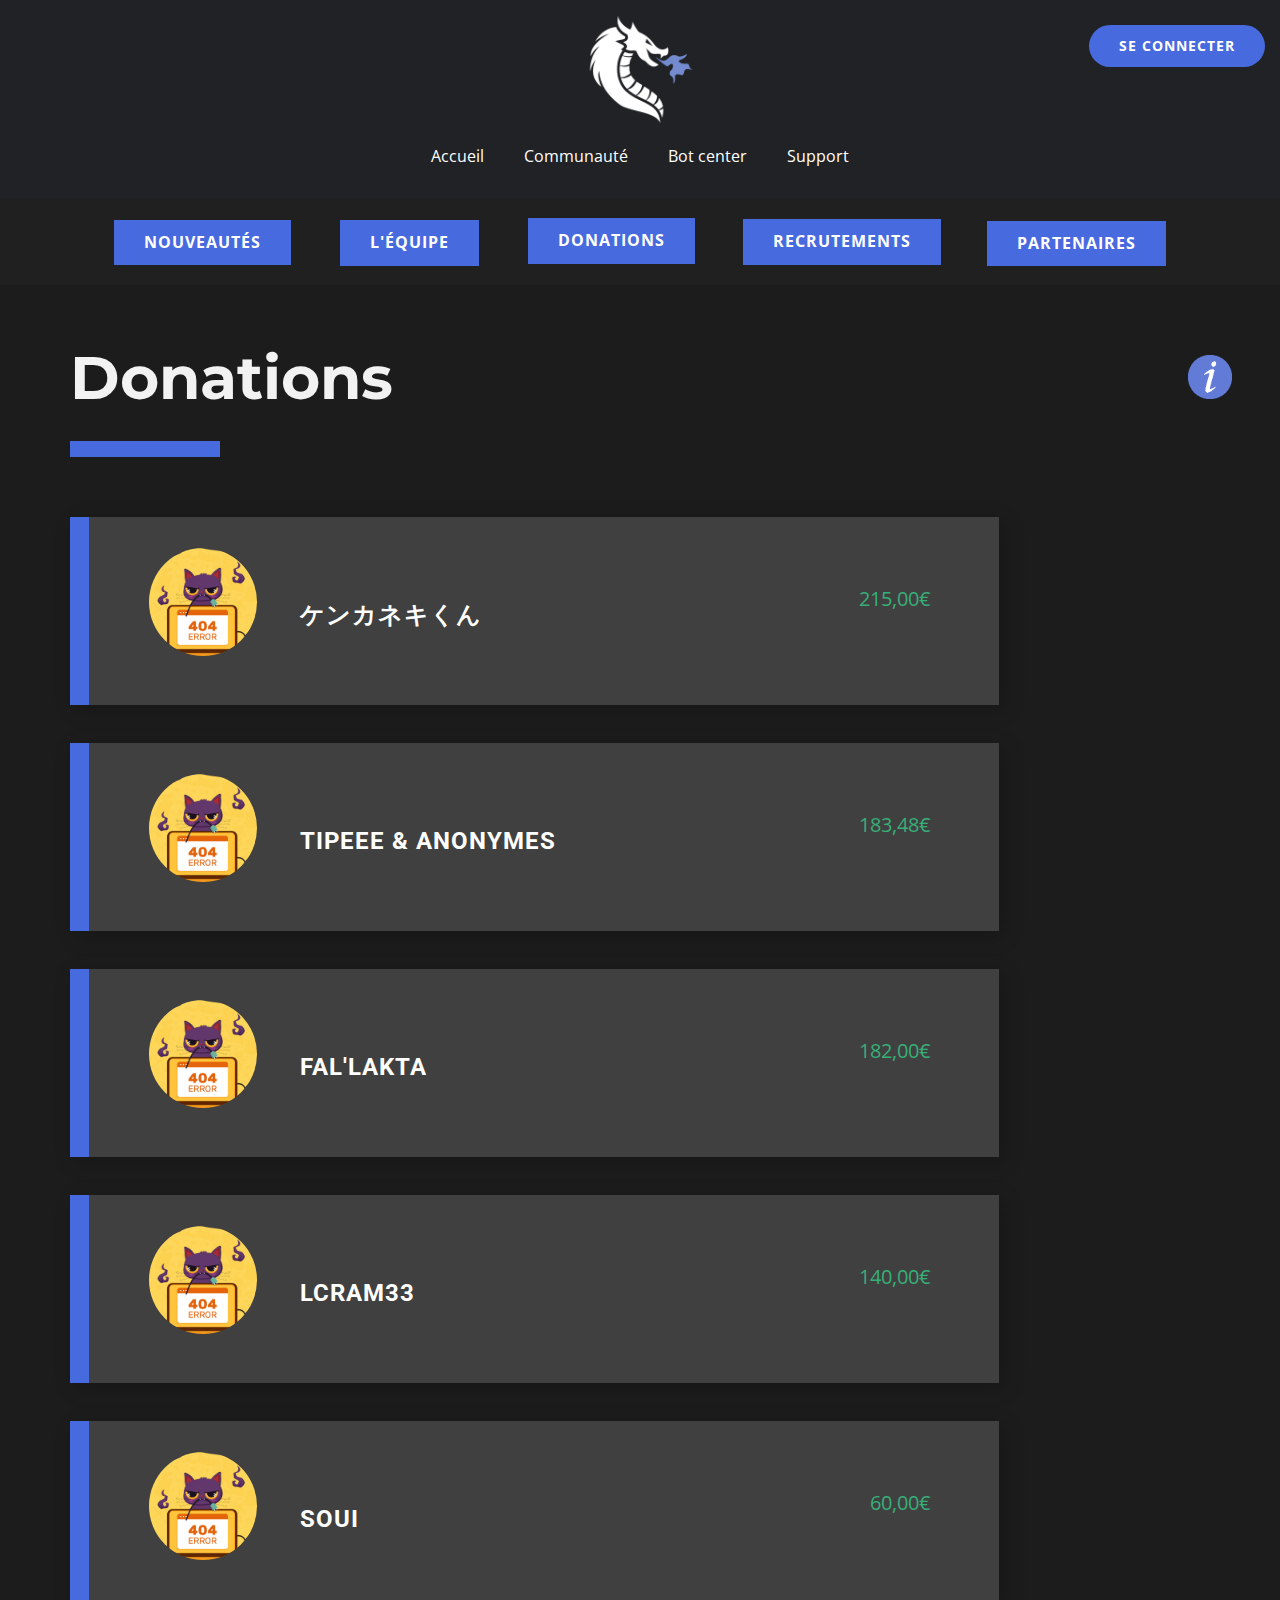
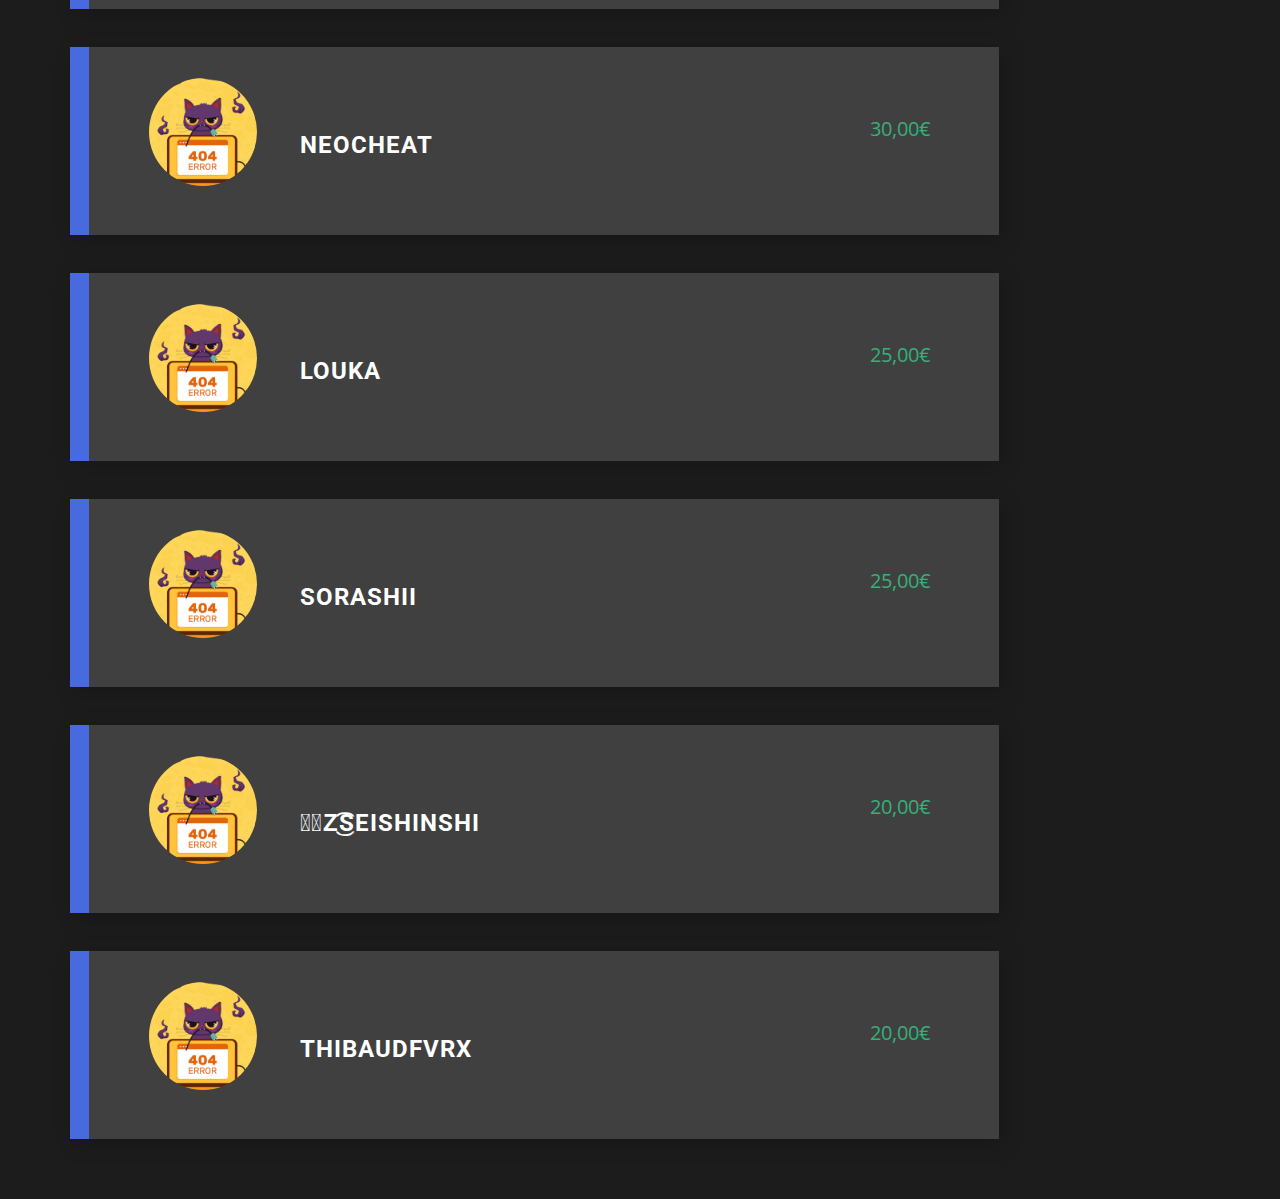
<file: Donations.html>
<!DOCTYPE html>
<html style="font-size: 16px;">
  <head>
    <meta name="viewport" content="width=device-width, initial-scale=1.0">
    <meta charset="utf-8">
    <meta name="keywords" content="">
    <meta name="description" content="">
    <meta name="page_type" content="np-template-header-footer-from-plugin">
    <title>Donations</title>
    <link rel="stylesheet" href="ftnl.css" media="screen">
<link rel="stylesheet" href="Donations.css" media="screen">
    <script class="u-script" type="text/javascript" src="jquery.js" defer=""></script>
    <script class="u-script" type="text/javascript" src="ftnl.js" defer=""></script>
    <link id="u-theme-google-font" rel="stylesheet" href="https://fonts.googleapis.com/css?family=Roboto:100,100i,300,300i,400,400i,500,500i,700,700i,900,900i|Open+Sans:300,300i,400,400i,600,600i,700,700i,800,800i">
    <link id="u-page-google-font" rel="stylesheet" href="https://fonts.googleapis.com/css?family=Montserrat:100,100i,200,200i,300,300i,400,400i,500,500i,600,600i,700,700i,800,800i,900,900i">
    
    
    
    
    
    
    
    
    
    
    
    
    <script type="application/ld+json">{
		"@context": "http://schema.org",
		"@type": "Organization",
		"name": "FTNL",
		"logo": "images/LOGOO.png"
}</script>
    <meta name="theme-color" content="#478ac9">
    <meta property="og:title" content="Donations">
    <meta property="og:description" content="">
    <meta property="og:type" content="website">
  </head>
  <body class="u-body"><header class="u-clearfix u-custom-color-3 u-header" id="sec-9007"><div class="u-clearfix u-sheet u-sheet-1">
        <a href="" class="u-image u-logo u-image-1" data-image-width="512" data-image-height="512">
          <img src="images/LOGOO.png" class="u-logo-image u-logo-image-1">
        </a>
        <a href="" class="u-active-grey-5 u-border-none u-btn u-btn-round u-button-style u-custom-color-4 u-hover-custom-color-4 u-radius-50 u-btn-1">SE CONNECTER</a>
        <nav class="u-menu u-menu-dropdown u-offcanvas u-menu-1">
          <div class="menu-collapse">
            <a class="u-button-style u-custom-text-active-color u-custom-text-hover-color u-nav-link" href="#">
              <svg class="u-svg-link" viewBox="0 0 24 24"><use xmlns:xlink="http://www.w3.org/1999/xlink" xlink:href="#menu-hamburger"></use></svg>
              <svg class="u-svg-content" version="1.1" id="menu-hamburger" viewBox="0 0 16 16" x="0px" y="0px" xmlns:xlink="http://www.w3.org/1999/xlink" xmlns="http://www.w3.org/2000/svg"><g><rect y="1" width="16" height="2"></rect><rect y="7" width="16" height="2"></rect><rect y="13" width="16" height="2"></rect>
</g></svg>
            </a>
          </div>
          <div class="u-custom-menu u-nav-container">
            <ul class="u-nav u-unstyled u-nav-1"><li class="u-nav-item"><a class="u-button-style u-nav-link u-text-active-custom-color-4 u-text-hover-palette-4-base" href="Accueil.html" style="padding: 10px 20px;">Accueil</a>
</li><li class="u-nav-item"><a class="u-button-style u-nav-link u-text-active-custom-color-4 u-text-hover-palette-4-base" href="Communauté.html" style="padding: 10px 20px;">Communauté</a>
</li><li class="u-nav-item"><a class="u-button-style u-nav-link u-text-active-custom-color-4 u-text-hover-palette-4-base" href="Bot-center.html" style="padding: 10px 20px;">Bot center</a>
</li><li class="u-nav-item"><a class="u-button-style u-nav-link u-text-active-custom-color-4 u-text-hover-palette-4-base" href="Support.html" style="padding: 10px 20px;">Support</a>
</li></ul>
          </div>
          <div class="u-custom-menu u-nav-container-collapse">
            <div class="u-black u-container-style u-inner-container-layout u-opacity u-opacity-95 u-sidenav">
              <div class="u-inner-container-layout u-sidenav-overflow">
                <div class="u-menu-close"></div>
                <ul class="u-align-center u-nav u-popupmenu-items u-unstyled u-nav-2"><li class="u-nav-item"><a class="u-button-style u-nav-link" href="Accueil.html" style="padding: 10px 20px;">Accueil</a>
</li><li class="u-nav-item"><a class="u-button-style u-nav-link" href="Communauté.html" style="padding: 10px 20px;">Communauté</a>
</li><li class="u-nav-item"><a class="u-button-style u-nav-link" href="Bot-center.html" style="padding: 10px 20px;">Bot center</a>
</li><li class="u-nav-item"><a class="u-button-style u-nav-link" href="Support.html" style="padding: 10px 20px;">Support</a>
</li></ul>
              </div>
            </div>
            <div class="u-black u-menu-overlay u-opacity u-opacity-70"></div>
          </div>
        </nav>
      </div></header>
    <section class="u-clearfix u-custom-color-22 u-section-1" id="sec-f62c">
      <div class="u-clearfix u-sheet u-valign-middle u-sheet-1">
        <a href="Donations.html" data-page-id="733805381" class="u-active-white u-border-none u-btn u-button-style u-custom-color-4 u-hover-custom-color-11 u-btn-1">Donations</a>
        <a href="Recrutement.html" class="u-active-white u-border-none u-btn u-button-style u-custom-color-4 u-hover-custom-color-11 u-btn-2">recrutements</a>
        <a href="Communauté.html" data-page-id="930020330" class="u-active-white u-border-none u-btn u-button-style u-custom-color-4 u-hover-custom-color-11 u-btn-3">NouveautÉs</a>
        <a href="Equipe.html" data-page-id="713012095" class="u-active-white u-border-none u-btn u-btn-round u-button-style u-custom-color-4 u-hover-custom-color-11 u-btn-4">L'Équipe</a>
        <a href="" class="u-active-white u-border-none u-btn u-button-style u-custom-color-4 u-hover-custom-color-11 u-btn-5">partenaires</a>
      </div>
    </section>
    <section class="u-align-left u-clearfix u-custom-color-2 u-section-2" id="carousel_e053">
      <div class="u-clearfix u-sheet u-sheet-1">
        <h2 class="u-custom-font u-font-montserrat u-text u-text-grey-5 u-text-1">Donations</h2><span class="u-dialog-link u-file-icon u-icon u-text-custom-color-4 u-icon-1" data-href="#sec-bd0a"><img src="images/1.png" alt=""></span>
        <div class="u-border-16 u-border-custom-color-4 u-line u-line-horizontal u-line-1"></div>
        <div class="u-expanded-width-xs u-list u-list-1">
          <div class="u-repeater u-repeater-1">
            <div class="u-align-left u-container-style u-grey-75 u-list-item u-repeater-item u-list-item-1">
              <div class="u-container-layout u-similar-container u-container-layout-1">
                <div class="u-custom-color-4 u-expanded-height-lg u-expanded-height-xl u-expanded-height-xs u-shape u-shape-rectangle u-shape-1"></div>
                <div class="u-image u-image-circle u-image-1" alt="" data-image-width="1199" data-image-height="1080"></div>
                <p class="u-text u-text-custom-color-5 u-text-default u-text-2"> 215,00€</p>
                <h5 class="u-text u-text-default u-text-3"> ケンカネキくん</h5>
              </div>
            </div>
            <div class="u-align-left u-container-style u-grey-75 u-list-item u-repeater-item u-list-item-2">
              <div class="u-container-layout u-similar-container u-container-layout-2">
                <div class="u-custom-color-4 u-expanded-height-lg u-expanded-height-xl u-expanded-height-xs u-shape u-shape-rectangle u-shape-2"></div>
                <div class="u-image u-image-circle u-image-2" alt="" data-image-width="1199" data-image-height="1080"></div>
                <p class="u-text u-text-custom-color-5 u-text-default u-text-4"> 183,48€</p>
                <h5 class="u-text u-text-default u-text-5"> Tipeee &amp; anonymes</h5>
              </div>
            </div>
            <div class="u-align-left u-container-style u-grey-75 u-list-item u-repeater-item u-list-item-3">
              <div class="u-container-layout u-similar-container u-container-layout-3">
                <div class="u-custom-color-4 u-expanded-height-lg u-expanded-height-xl u-expanded-height-xs u-shape u-shape-rectangle u-shape-3"></div>
                <div class="u-image u-image-circle u-image-3" alt="" data-image-width="1199" data-image-height="1080"></div>
                <p class="u-text u-text-custom-color-5 u-text-default u-text-6">182,00€</p>
                <h5 class="u-text u-text-default u-text-7"> Fal'Lakta</h5>
              </div>
            </div>
            <div class="u-align-left u-container-style u-grey-75 u-list-item u-repeater-item u-list-item-4">
              <div class="u-container-layout u-similar-container u-container-layout-4">
                <div class="u-custom-color-4 u-expanded-height-lg u-expanded-height-xl u-expanded-height-xs u-shape u-shape-rectangle u-shape-4"></div>
                <div class="u-image u-image-circle u-image-4" alt="" data-image-width="1199" data-image-height="1080"></div>
                <p class="u-text u-text-custom-color-5 u-text-default u-text-8">140,00€</p>
                <h5 class="u-text u-text-default u-text-9"> Lcram33</h5>
              </div>
            </div>
            <div class="u-align-left u-container-style u-grey-75 u-list-item u-repeater-item u-list-item-5">
              <div class="u-container-layout u-similar-container u-container-layout-5">
                <div class="u-custom-color-4 u-expanded-height-lg u-expanded-height-xl u-expanded-height-xs u-shape u-shape-rectangle u-shape-5"></div>
                <div class="u-image u-image-circle u-image-5" alt="" data-image-width="1199" data-image-height="1080"></div>
                <p class="u-text u-text-custom-color-5 u-text-default u-text-10">60,00€</p>
                <h5 class="u-text u-text-default u-text-11"> soui</h5>
              </div>
            </div>
            <div class="u-align-left u-container-style u-grey-75 u-list-item u-repeater-item u-list-item-6">
              <div class="u-container-layout u-similar-container u-container-layout-6">
                <div class="u-custom-color-4 u-expanded-height-lg u-expanded-height-xl u-expanded-height-xs u-shape u-shape-rectangle u-shape-6"></div>
                <div class="u-image u-image-circle u-image-6" alt="" data-image-width="1199" data-image-height="1080"></div>
                <p class="u-text u-text-custom-color-5 u-text-default u-text-12">30,00€</p>
                <h5 class="u-text u-text-default u-text-13">NeoCHEAT</h5>
              </div>
            </div>
            <div class="u-align-left u-container-style u-grey-75 u-list-item u-repeater-item u-list-item-7">
              <div class="u-container-layout u-similar-container u-container-layout-7">
                <div class="u-custom-color-4 u-expanded-height-lg u-expanded-height-xl u-expanded-height-xs u-shape u-shape-rectangle u-shape-7"></div>
                <div class="u-image u-image-circle u-image-7" alt="" data-image-width="1199" data-image-height="1080"></div>
                <p class="u-text u-text-custom-color-5 u-text-default u-text-14">25,00€</p>
                <h5 class="u-text u-text-default u-text-15"> Louka</h5>
              </div>
            </div>
            <div class="u-align-left u-container-style u-grey-75 u-list-item u-repeater-item u-list-item-8">
              <div class="u-container-layout u-similar-container u-container-layout-8">
                <div class="u-custom-color-4 u-expanded-height-lg u-expanded-height-xl u-expanded-height-xs u-shape u-shape-rectangle u-shape-8"></div>
                <div class="u-image u-image-circle u-image-8" alt="" data-image-width="1199" data-image-height="1080"></div>
                <p class="u-text u-text-custom-color-5 u-text-default u-text-16">25,00€</p>
                <h5 class="u-text u-text-default u-text-17">sorashii</h5>
              </div>
            </div>
            <div class="u-align-left u-container-style u-grey-75 u-list-item u-repeater-item u-list-item-9">
              <div class="u-container-layout u-similar-container u-container-layout-9">
                <div class="u-custom-color-4 u-expanded-height-lg u-expanded-height-xl u-expanded-height-xs u-shape u-shape-rectangle u-shape-9"></div>
                <div class="u-image u-image-circle u-image-9" alt="" data-image-width="1199" data-image-height="1080"></div>
                <p class="u-text u-text-custom-color-5 u-text-default u-text-18">20,00€</p>
                <h5 class="u-text u-text-default u-text-19"> ๖̶ζ͜͡SeiShinShi</h5>
              </div>
            </div>
            <div class="u-align-left u-container-style u-grey-75 u-list-item u-repeater-item u-list-item-10">
              <div class="u-container-layout u-similar-container u-container-layout-10">
                <div class="u-custom-color-4 u-expanded-height-lg u-expanded-height-xl u-expanded-height-xs u-shape u-shape-rectangle u-shape-10"></div>
                <div class="u-image u-image-circle u-image-10" alt="" data-image-width="1199" data-image-height="1080"></div>
                <p class="u-text u-text-custom-color-5 u-text-default u-text-20">20,00€</p>
                <h5 class="u-text u-text-default u-text-21"> ThibaudFvrx</h5>
              </div>
            </div>
          </div>
        </div>
      </div>
    </section>
    
    
    
    
    
    
    
    
    
    
    

    </section>
  <section class="u-align-center u-black u-clearfix u-container-style u-dialog-block u-opacity u-opacity-70 u-section-9" id="sec-bd0a">
      <div class="u-align-center u-container-style u-custom-color-2 u-dialog u-radius-13 u-shape-round u-dialog-1">
        <div class="u-container-layout u-container-layout-1">
          <h1 class="u-text u-text-custom-color-5 u-text-default u-text-1">Faire un don</h1>
          <p class="u-text u-text-default u-text-grey-30 u-text-2"> Si vous souhaitez vous aussi faire un don, vous pouvez l'envoyez via&nbsp;<b>Paypal&nbsp;</b>en cliquant sur les boutons ci-dessous:<br>
          </p>
          <a href="https://www.paypal.me/OcelusPRO" class="u-border-none u-btn u-btn-round u-button-style u-hover-custom-color-4 u-hover-feature u-palette-4-dark-1 u-radius-6 u-btn-1">Faire un don PayPal</a>
          <a href="https://ftnl.pro/projets" class="u-border-none u-btn u-btn-round u-button-style u-custom-color-6 u-hover-custom-color-14 u-radius-6 u-btn-2">Choisir le projet à aider</a>
          <p class="u-text u-text-default u-text-grey-30 u-text-3"> Option secondaire, vous pouvez utiliser comme moyen de versement:<br>
            <br><b style="color: rgba(0, 0, 0, 0);">
              <span class="u-text-custom-color-4">Nom:</span>:</b>&nbsp;Bastien LEVEQUE<br>
            <br>
            <span class="u-text-custom-color-4"><b>IBAN:</b>
            </span>&nbsp;DE75100110012620838651<br>
            <br><b>
              <span class="u-text-custom-color-4">Nom:</span>&nbsp;</b>NTSBDEB1XXX<br>
            <br><i>Veuillez préciser votre nom auquel-cas nous ne pouvons pas savoir qui afficher dans la liste des donateurs, ni vous remettre le rôle sur le serveur support.</i>
            <br>
            <br>Pour éviter tous les abus seul les dons supérieurs à 1,50€ seront affichés.
          </p>
        </div><button class="u-dialog-close-button u-icon u-text-grey-50 u-icon-1"><svg class="u-svg-link" preserveAspectRatio="xMidYMin slice" viewBox="0 0 413.348 413.348"><use xmlns:xlink="http://www.w3.org/1999/xlink" xlink:href="#svg-5801"></use></svg><svg xmlns="http://www.w3.org/2000/svg" xmlns:xlink="http://www.w3.org/1999/xlink" version="1.1" xml:space="preserve" class="u-svg-content" viewBox="0 0 413.348 413.348" id="svg-5801"><path d="m413.348 24.354-24.354-24.354-182.32 182.32-182.32-182.32-24.354 24.354 182.32 182.32-182.32 182.32 24.354 24.354 182.32-182.32 182.32 182.32 24.354-24.354-182.32-182.32z"></path></svg></button>
      </div>
      <style class="u-btn-1 u-state-style">.u-section-9 .u-btn-1, .u-section-9 .u-btn-1:before {
    transition-property: fill, color, background-color, stroke-width, border-style, border-width, box-shadow, text-shadow, opacity, border-radius, stroke, border-color, font-size, font-style, font-weight, text-decoration, letter-spacing, transform, background-image, background-size, background-position
}
.u-section-9 .u-btn-1.u-btn-1.u-btn-1:hover {
    border-radius: 10px !important
}
.u-section-9 .u-btn-1.u-btn-1.u-btn-1.hover {
    border-radius: 10px !important
} </style>
    </section><style> .u-section-9 {
  min-height: 1266px;
}

.u-section-9 .u-dialog-1 {
  width: 566px;
  min-height: 663px;
  box-shadow: 5px 5px 20px 0 rgba(0,0,0,0.4);
  margin: 415px auto 60px;
}

.u-section-9 .u-container-layout-1 {
  padding: 40px 30px;
}

.u-section-9 .u-text-1 {
  font-size: 1.875rem;
  margin: 0 auto;
}

.u-section-9 .u-text-2 {
  margin: 20px auto 0;
}

.u-section-9 .u-btn-1 {
  border-style: none;
  font-weight: 700;
  font-size: 0.9375rem;
  transition-duration: 0.5s;
  margin: 29px auto 0 34px;
  padding: 8px 33px;
}

.u-section-9 .u-btn-2 {
  border-style: none;
  font-weight: 700;
  font-size: 0.9375rem;
  background-image: none;
  margin: -40px auto 0 268px;
  padding: 8px 15px 8px 14px;
}

.u-section-9 .u-text-3 {
  text-align: center;
  margin: 20px 0 0;
}

.u-section-9 .u-icon-1 {
  width: 15px;
  height: 15px;
  left: auto;
  top: 17px;
  position: absolute;
  right: 16px;
}

@media (max-width: 1199px) {
  .u-section-9 .u-dialog-1 {
    height: auto;
  }
}

@media (max-width: 991px) {
  .u-section-9 .u-container-layout-1 {
    padding-top: 30px;
    padding-bottom: 30px;
  }
}

@media (max-width: 767px) {
  .u-section-9 .u-dialog-1 {
    width: 540px;
  }

  .u-section-9 .u-container-layout-1 {
    padding-top: 45px;
  }

  .u-section-9 .u-btn-1 {
    margin-left: 19px;
  }

  .u-section-9 .u-btn-2 {
    margin-left: 247px;
  }
}

@media (max-width: 575px) {
  .u-section-9 .u-dialog-1 {
    width: 340px;
  }

  .u-section-9 .u-container-layout-1 {
    padding-top: 40px;
    padding-left: 25px;
    padding-right: 25px;
  }

  .u-section-9 .u-btn-1 {
    margin-left: 8px;
  }

  .u-section-9 .u-btn-2 {
    margin-left: 68px;
  }
}

.u-section-9 .u-btn-1,
.u-section-9 .u-btn-1:before {
  transition-property: fill, color, background-color, stroke-width, border-style, border-width, box-shadow, text-shadow, opacity, border-radius, stroke, border-color, font-size, font-style, font-weight, text-decoration, letter-spacing, transform, background-image, background-size, background-position;
}

.u-section-9 .u-btn-1.u-btn-1.u-btn-1:hover {
  border-radius: 10px !important;
}

.u-section-9 .u-btn-1.u-btn-1.u-btn-1.hover {
  border-radius: 10px !important;
}</style></body>
</html>
</file>
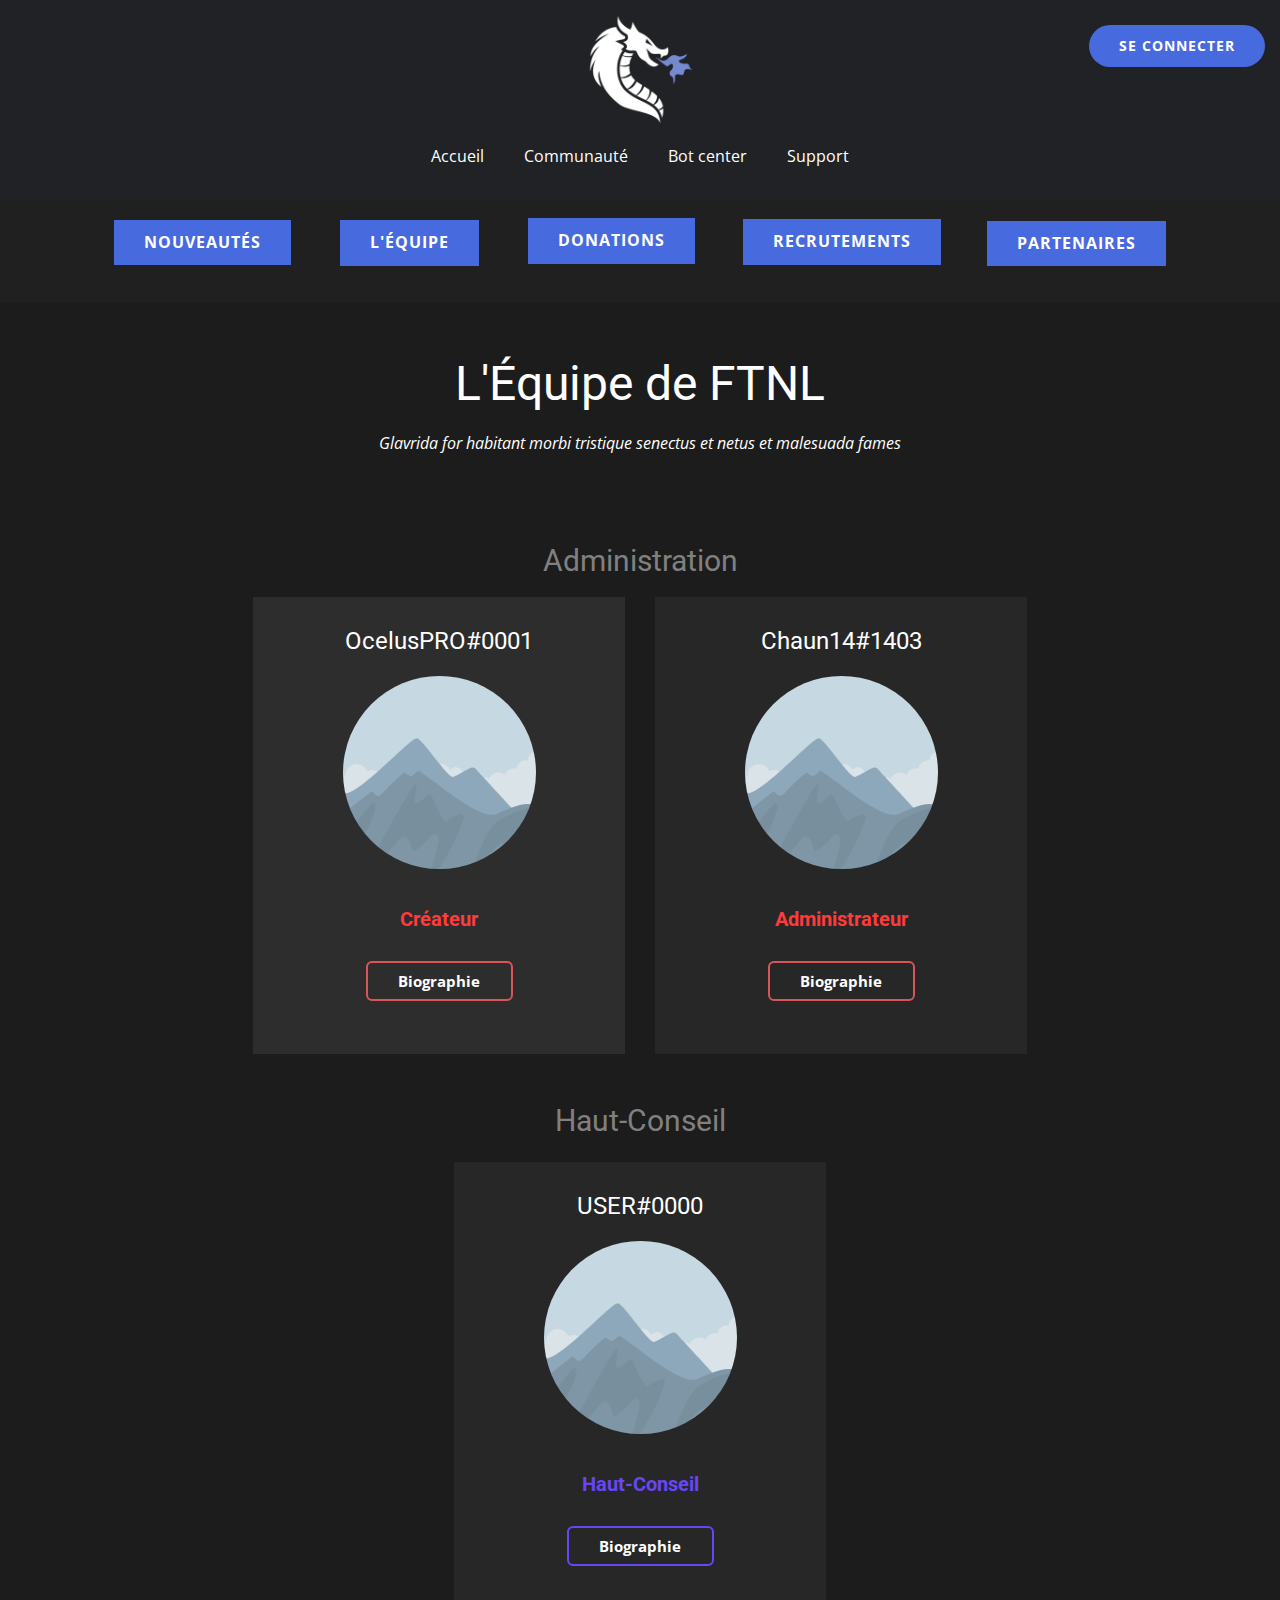
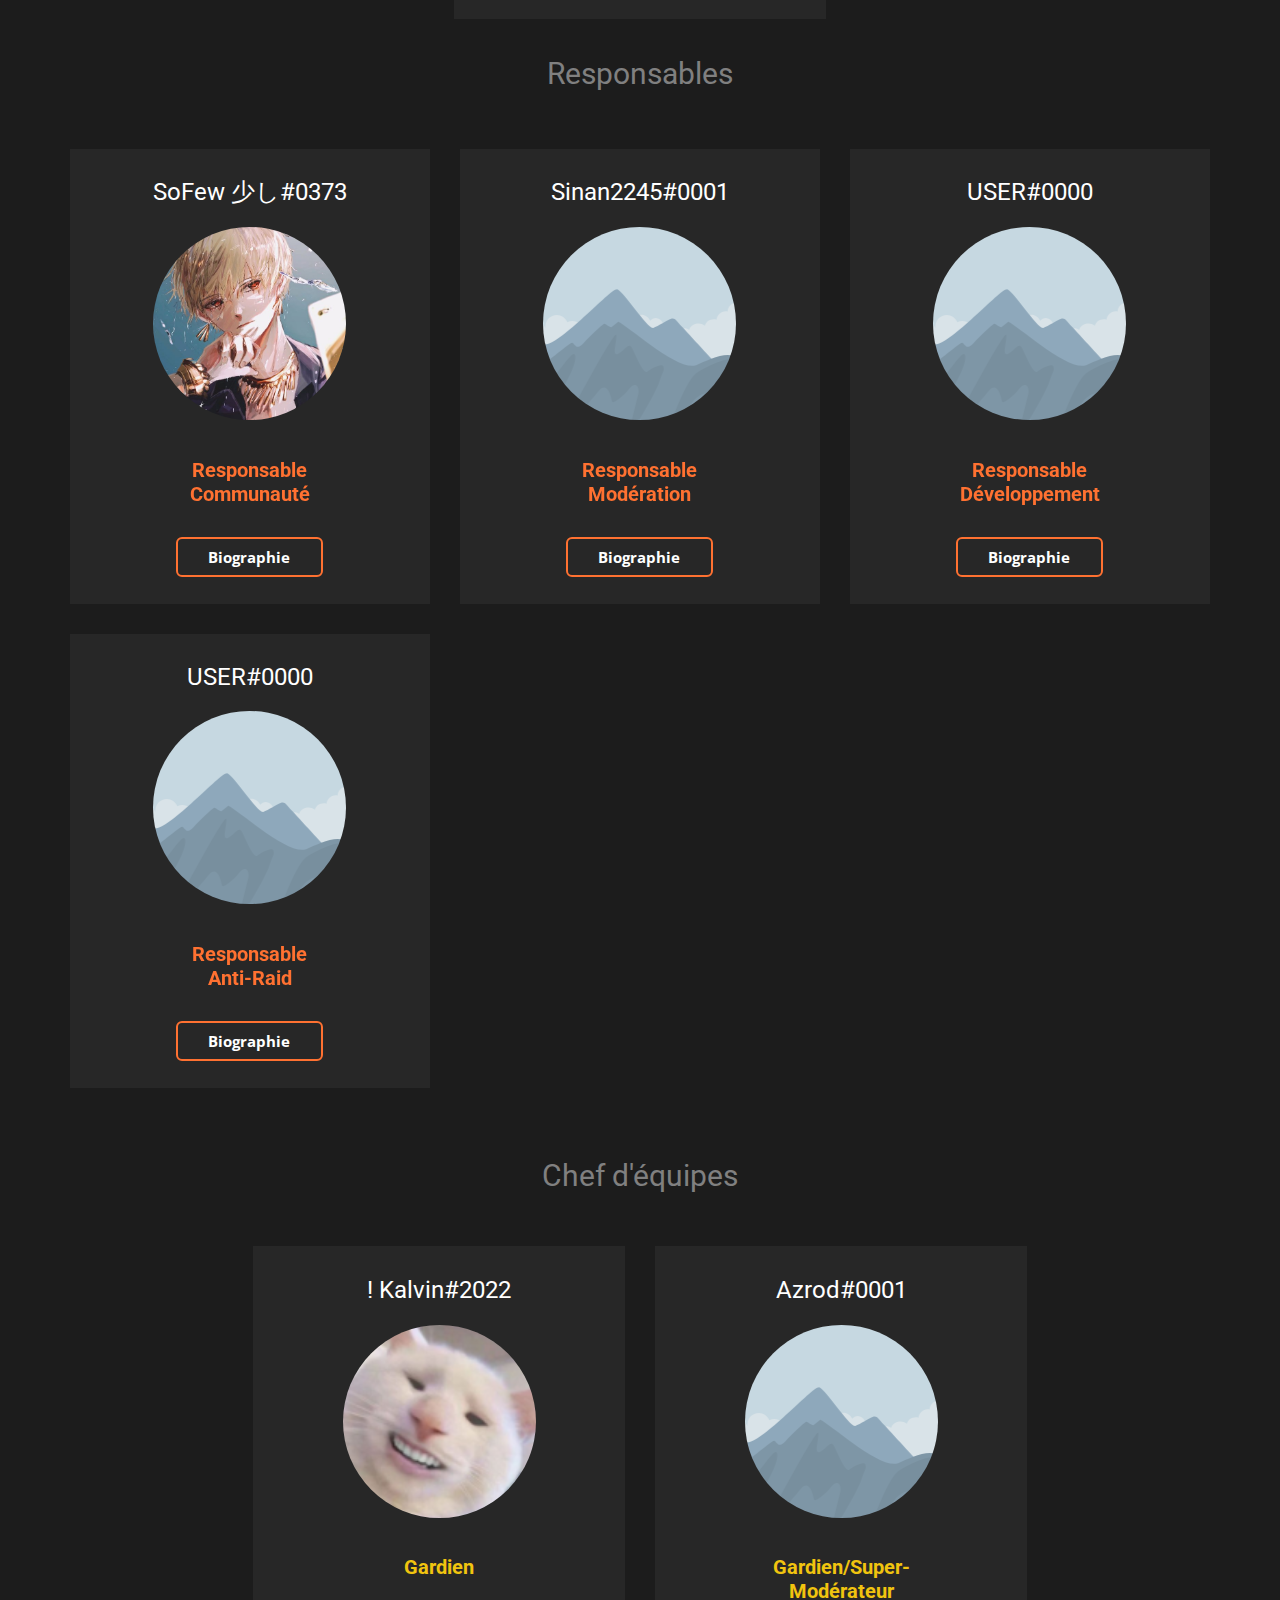
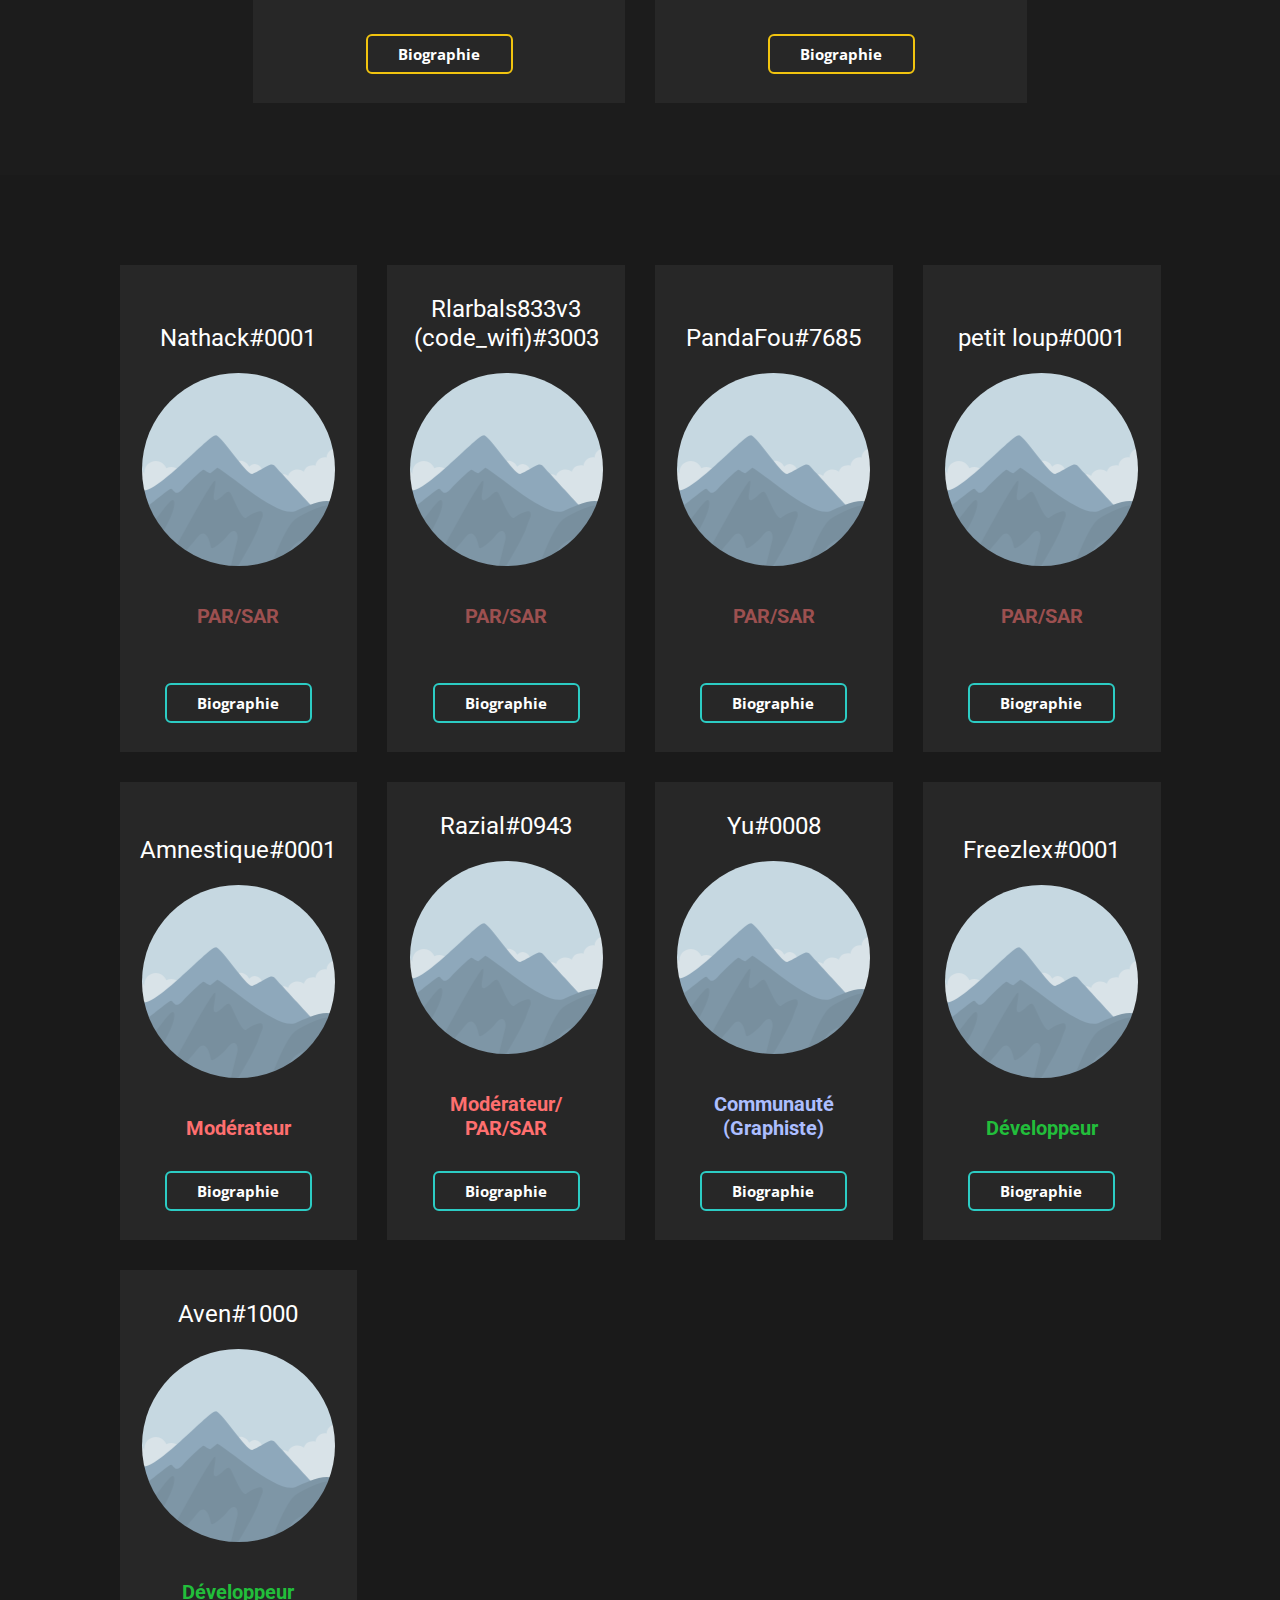
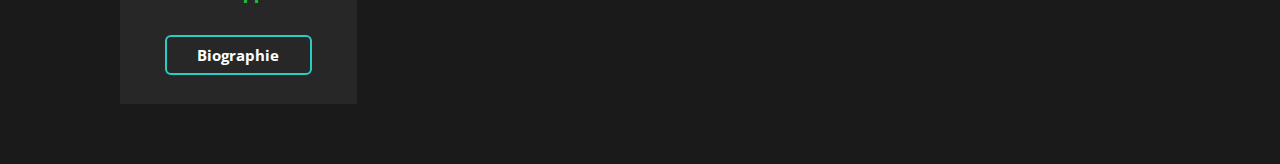
<file: Equipe.html>
<!DOCTYPE html>
<html style="font-size: 16px;">
  <head>
    <meta name="viewport" content="width=device-width, initial-scale=1.0">
    <meta charset="utf-8">
    <meta name="keywords" content="">
    <meta name="description" content="">
    <meta name="page_type" content="np-template-header-footer-from-plugin">
    <title>Equipe</title>
    <link rel="stylesheet" href="ftnl.css" media="screen">
<link rel="stylesheet" href="Equipe.css" media="screen">
    <script class="u-script" type="text/javascript" src="jquery.js" defer=""></script>
    <script class="u-script" type="text/javascript" src="ftnl.js" defer=""></script>
    <link id="u-theme-google-font" rel="stylesheet" href="https://fonts.googleapis.com/css?family=Roboto:100,100i,300,300i,400,400i,500,500i,700,700i,900,900i|Open+Sans:300,300i,400,400i,600,600i,700,700i,800,800i">
    <link id="u-page-google-font" rel="stylesheet" href="https://fonts.googleapis.com/css?family=Roboto:100,100i,300,300i,400,400i,500,500i,700,700i,900,900i">
    
    
    
    
    
    
    
    
    
    
    
    
    
    <script type="application/ld+json">{
		"@context": "http://schema.org",
		"@type": "Organization",
		"name": "FTNL",
		"logo": "images/LOGOO.png"
}</script>
    <meta name="theme-color" content="#478ac9">
    <meta property="og:title" content="Equipe">
    <meta property="og:description" content="">
    <meta property="og:type" content="website">
  </head>
  <body class="u-body"><header class="u-clearfix u-custom-color-3 u-header" id="sec-9007"><div class="u-clearfix u-sheet u-sheet-1">
        <a href="" class="u-image u-logo u-image-1" data-image-width="512" data-image-height="512">
          <img src="images/LOGOO.png" class="u-logo-image u-logo-image-1">
        </a>
        <a href="" class="u-active-grey-5 u-border-none u-btn u-btn-round u-button-style u-custom-color-4 u-hover-custom-color-4 u-radius-50 u-btn-1">SE CONNECTER</a>
        <nav class="u-menu u-menu-dropdown u-offcanvas u-menu-1">
          <div class="menu-collapse">
            <a class="u-button-style u-custom-text-active-color u-custom-text-hover-color u-nav-link" href="#">
              <svg class="u-svg-link" viewBox="0 0 24 24"><use xmlns:xlink="http://www.w3.org/1999/xlink" xlink:href="#menu-hamburger"></use></svg>
              <svg class="u-svg-content" version="1.1" id="menu-hamburger" viewBox="0 0 16 16" x="0px" y="0px" xmlns:xlink="http://www.w3.org/1999/xlink" xmlns="http://www.w3.org/2000/svg"><g><rect y="1" width="16" height="2"></rect><rect y="7" width="16" height="2"></rect><rect y="13" width="16" height="2"></rect>
</g></svg>
            </a>
          </div>
          <div class="u-custom-menu u-nav-container">
            <ul class="u-nav u-unstyled u-nav-1"><li class="u-nav-item"><a class="u-button-style u-nav-link u-text-active-custom-color-4 u-text-hover-palette-4-base" href="Accueil.html" style="padding: 10px 20px;">Accueil</a>
</li><li class="u-nav-item"><a class="u-button-style u-nav-link u-text-active-custom-color-4 u-text-hover-palette-4-base" href="Communauté.html" style="padding: 10px 20px;">Communauté</a>
</li><li class="u-nav-item"><a class="u-button-style u-nav-link u-text-active-custom-color-4 u-text-hover-palette-4-base" href="Bot-center.html" style="padding: 10px 20px;">Bot center</a>
</li><li class="u-nav-item"><a class="u-button-style u-nav-link u-text-active-custom-color-4 u-text-hover-palette-4-base" href="Support.html" style="padding: 10px 20px;">Support</a>
</li></ul>
          </div>
          <div class="u-custom-menu u-nav-container-collapse">
            <div class="u-black u-container-style u-inner-container-layout u-opacity u-opacity-95 u-sidenav">
              <div class="u-inner-container-layout u-sidenav-overflow">
                <div class="u-menu-close"></div>
                <ul class="u-align-center u-nav u-popupmenu-items u-unstyled u-nav-2"><li class="u-nav-item"><a class="u-button-style u-nav-link" href="Accueil.html" style="padding: 10px 20px;">Accueil</a>
</li><li class="u-nav-item"><a class="u-button-style u-nav-link" href="Communauté.html" style="padding: 10px 20px;">Communauté</a>
</li><li class="u-nav-item"><a class="u-button-style u-nav-link" href="Bot-center.html" style="padding: 10px 20px;">Bot center</a>
</li><li class="u-nav-item"><a class="u-button-style u-nav-link" href="Support.html" style="padding: 10px 20px;">Support</a>
</li></ul>
              </div>
            </div>
            <div class="u-black u-menu-overlay u-opacity u-opacity-70"></div>
          </div>
        </nav>
      </div></header>
    <section class="u-clearfix u-custom-color-22 u-section-1" id="sec-e829">
      <div class="u-clearfix u-sheet u-sheet-1">
        <a href="Donations.html" data-page-id="733805381" class="u-active-white u-border-none u-btn u-button-style u-custom-color-4 u-hover-custom-color-11 u-btn-1">Donations</a>
        <a href="Recrutement.html" class="u-active-white u-border-none u-btn u-button-style u-custom-color-4 u-hover-custom-color-11 u-btn-2">recrutements</a>
        <a href="Communauté.html" data-page-id="930020330" class="u-active-white u-border-none u-btn u-button-style u-custom-color-4 u-hover-custom-color-11 u-btn-3">NouveautÉs</a>
        <a href="Equipe.html" data-page-id="713012095" class="u-active-white u-border-none u-btn u-btn-round u-button-style u-custom-color-4 u-hover-custom-color-11 u-btn-4">L'Équipe</a>
        <a href="" class="u-active-white u-border-none u-btn u-button-style u-custom-color-4 u-hover-custom-color-11 u-btn-5">partenaires</a>
      </div>
    </section>
    <section class="u-align-center u-clearfix u-custom-color-2 u-section-2" id="sec-aff2">
      <div class="u-clearfix u-sheet u-sheet-1">
        <h1 class="u-text u-text-default u-text-1">L'Équipe de FTNL</h1>
        <p class="u-text u-text-default u-text-2">Glavrida for habitant morbi tristique senectus et netus et malesuada fames</p>
        <h1 class="u-custom-font u-font-roboto u-text u-text-default u-text-grey-50 u-text-3">Administration</h1>
        <div class="u-list u-list-1">
          <div class="u-repeater u-repeater-1">
            <div class="u-align-center u-container-style u-custom-color-13 u-custom-item u-list-item u-repeater-item u-list-item-1">
              <div class="u-container-layout u-similar-container u-container-layout-1">
                <h4 class="u-text u-text-default u-text-4">OcelusPRO#0001</h4>
                <div alt="" class="u-image u-image-circle u-image-1" data-image-width="2836" data-image-height="1875"></div>
                <h5 class="u-text u-text-custom-color-14 u-text-5">Créateur</h5>
                <a href="" class="u-border-2 u-border-palette-2-base u-btn u-btn-round u-button-style u-hover-palette-2-base u-none u-radius-6 u-text-body-alt-color u-text-hover-white u-btn-1">Biographie</a>
              </div>
            </div>
            <div class="u-align-center u-container-style u-custom-color-1 u-custom-item u-list-item u-repeater-item u-video-cover">
              <div class="u-container-layout u-similar-container u-container-layout-2">
                <h4 class="u-text u-text-default u-text-6">Chaun14#1403</h4>
                <div alt="" class="u-image u-image-circle u-image-2" data-image-width="2836" data-image-height="1875"></div>
                <h5 class="u-text u-text-custom-color-14 u-text-7">Administrateur</h5>
                <a href="" class="u-border-2 u-border-palette-2-base u-btn u-btn-round u-button-style u-hover-palette-2-base u-none u-radius-6 u-text-body-alt-color u-text-hover-white u-btn-2">Biographie<span class="u-text-white"></span>
                </a>
              </div>
            </div>
          </div>
        </div>
        <h1 class="u-custom-font u-font-roboto u-text u-text-default u-text-grey-50 u-text-8">Haut-Conseil</h1>
        <div class="u-list u-list-2">
          <div class="u-repeater u-repeater-2">
            <div class="u-align-center u-container-style u-custom-color-1 u-custom-item u-list-item u-repeater-item u-video-cover">
              <div class="u-container-layout u-similar-container u-container-layout-3">
                <h4 class="u-text u-text-default u-text-9"> USER#0000</h4>
                <div alt="" class="u-image u-image-circle u-image-3" data-image-width="2836" data-image-height="1875"></div>
                <h5 class="u-text u-text-custom-color-15 u-text-10">Haut-Conseil </h5>
                <a href="" class="u-border-2 u-border-custom-color-15 u-btn u-btn-round u-button-style u-hover-custom-color-15 u-none u-radius-6 u-text-hover-white u-text-white u-btn-3">Biographie<span class="u-text-white"></span>
                </a>
              </div>
            </div>
          </div>
        </div>
        <h1 class="u-custom-font u-font-roboto u-text u-text-default u-text-grey-50 u-text-11">Responsables</h1>
        <div class="u-list u-list-3">
          <div class="u-repeater u-repeater-3"></div>
        </div>
        <div class="u-list u-list-4">
          <div class="u-repeater u-repeater-4"></div>
        </div>
        <div class="u-list u-list-5">
          <div class="u-repeater u-repeater-5"></div>
        </div>
        <div class="u-expanded-width u-list u-list-6">
          <div class="u-repeater u-repeater-6">
            <div class="u-align-center u-container-style u-custom-color-1 u-custom-item u-list-item u-repeater-item u-video-cover">
              <div class="u-container-layout u-similar-container u-container-layout-4">
                <h4 class="u-text u-text-default u-text-12"> SoFew 少し#0373</h4>
                <div alt="" class="u-image u-image-circle u-image-4" data-image-width="563" data-image-height="682"></div>
                <h5 class="u-text u-text-custom-color-9 u-text-13" data-animation-name="slideIn" data-animation-duration="3000" data-animation-direction="Down">Responsable Communauté</h5>
                <a href="#sec-020d" class="u-border-2 u-border-custom-color-9 u-btn u-btn-round u-button-style u-dialog-link u-hover-custom-color-9 u-none u-radius-6 u-text-hover-white u-text-white u-btn-4">Biographie<span class="u-text-white"></span>
                </a>
              </div>
            </div>
            <div class="u-align-center u-container-style u-custom-color-1 u-custom-item u-list-item u-repeater-item u-video-cover">
              <div class="u-container-layout u-similar-container u-container-layout-5">
                <h4 class="u-text u-text-default u-text-14"> Sinan2245#0001</h4>
                <div alt="" class="u-image u-image-circle u-image-5" data-image-width="2836" data-image-height="1875"></div>
                <h5 class="u-text u-text-custom-color-9 u-text-15" data-animation-name="slideIn" data-animation-duration="3000" data-animation-direction="Down">Responsable Modération</h5>
                <a href="" class="u-border-2 u-border-custom-color-9 u-btn u-btn-round u-button-style u-hover-custom-color-9 u-none u-radius-6 u-text-hover-white u-text-white u-btn-5">Biographie<span class="u-text-white"></span>
                </a>
              </div>
            </div>
            <div class="u-align-center u-container-style u-custom-color-1 u-custom-item u-list-item u-repeater-item u-video-cover">
              <div class="u-container-layout u-similar-container u-container-layout-6">
                <h4 class="u-text u-text-default u-text-16">USER#0000</h4>
                <div alt="" class="u-image u-image-circle u-image-6" data-image-width="2836" data-image-height="1875"></div>
                <h5 class="u-text u-text-custom-color-9 u-text-17" data-animation-name="slideIn" data-animation-duration="3000" data-animation-direction="Down">Responsable Développement</h5>
                <a href="" class="u-border-2 u-border-custom-color-9 u-btn u-btn-round u-button-style u-hover-custom-color-9 u-none u-radius-6 u-text-hover-white u-text-white u-btn-6">Biographie<span class="u-text-white"></span>
                </a>
              </div>
            </div>
            <div class="u-align-center u-container-style u-custom-color-1 u-custom-item u-list-item u-repeater-item u-video-cover">
              <div class="u-container-layout u-similar-container u-container-layout-7">
                <h4 class="u-text u-text-default u-text-18"> USER#0000</h4>
                <div alt="" class="u-image u-image-circle u-image-7" data-image-width="2836" data-image-height="1875"></div>
                <h5 class="u-text u-text-custom-color-9 u-text-19" data-animation-name="slideIn" data-animation-duration="3000" data-animation-direction="Down">Responsable Anti-Raid</h5>
                <a href="" class="u-border-2 u-border-custom-color-9 u-btn u-btn-round u-button-style u-hover-custom-color-9 u-none u-radius-6 u-text-hover-white u-text-white u-btn-7">Biographie<span class="u-text-white"></span>
                </a>
              </div>
            </div>
          </div>
        </div>
        <h1 class="u-custom-font u-font-roboto u-text u-text-default u-text-grey-50 u-text-20">Chef d'équipes</h1>
        <div class="u-list u-list-7">
          <div class="u-repeater u-repeater-7">
            <div class="u-align-center u-container-style u-custom-color-1 u-custom-item u-list-item u-repeater-item u-video-cover">
              <div class="u-container-layout u-similar-container u-container-layout-8">
                <h4 class="u-text u-text-default u-text-21"> ! Kalvin#2022</h4>
                <div alt="" class="u-image u-image-circle u-image-8" data-image-width="150" data-image-height="150"></div>
                <h5 class="u-text u-text-custom-color-17 u-text-22">Gardien<br>
                  <br>
                </h5>
                <a href="#carousel_92ea" class="u-border-2 u-border-custom-color-17 u-btn u-btn-round u-button-style u-dialog-link u-hover-custom-color-17 u-none u-radius-6 u-text-hover-white u-text-white u-btn-8">Biographie<span class="u-text-white"></span>
                </a>
              </div>
            </div>
            <div class="u-align-center u-container-style u-custom-color-1 u-custom-item u-list-item u-repeater-item u-video-cover">
              <div class="u-container-layout u-similar-container u-container-layout-9">
                <h4 class="u-text u-text-default u-text-23"> Azrod#0001</h4>
                <div alt="" class="u-image u-image-circle u-image-9" data-image-width="2836" data-image-height="1875"></div>
                <h5 class="u-text u-text-custom-color-17 u-text-24">Gardien/Super-Modérateur</h5>
                <a href="" class="u-border-2 u-border-custom-color-17 u-btn u-btn-round u-button-style u-hover-custom-color-17 u-none u-radius-6 u-text-hover-white u-text-white u-btn-9">Biographie<span class="u-text-white"></span>
                </a>
              </div>
            </div>
          </div>
        </div>
      </div>
    </section>
    <section class="u-clearfix u-grey-90 u-section-3" id="sec-c5d8">
      <div class="u-clearfix u-sheet u-sheet-1">
        <div class="u-list u-list-1">
          <div class="u-repeater u-repeater-1">
            <div class="u-align-center u-container-style u-custom-color-1 u-custom-item u-list-item u-repeater-item u-video-cover">
              <div class="u-container-layout u-similar-container u-valign-bottom u-container-layout-1">
                <h4 class="u-text u-text-default u-text-1"> Nathack#0001</h4>
                <div alt="" class="u-image u-image-circle u-image-1" data-image-width="2836" data-image-height="1875"></div>
                <h5 class="u-custom-item u-text u-text-custom-color-18 u-text-2">PAR/SAR<br>
                  <br>
                </h5>
                <a href="" class="u-border-2 u-border-palette-4-dark-1 u-btn u-btn-round u-button-style u-hover-palette-4-light-1 u-none u-radius-6 u-text-hover-white u-text-white u-btn-1">Biographie<span class="u-text-white"></span>
                </a>
              </div>
            </div>
            <div class="u-align-center u-container-style u-custom-color-1 u-custom-item u-list-item u-repeater-item u-video-cover">
              <div class="u-container-layout u-similar-container u-valign-bottom u-container-layout-2">
                <h4 class="u-text u-text-default u-text-3"> Rlarbals833v3 (code_wifi)#3003</h4>
                <div alt="" class="u-image u-image-circle u-image-2" data-image-width="2836" data-image-height="1875"></div>
                <h5 class="u-custom-item u-text u-text-custom-color-18 u-text-4"> PAR/SAR<br>
                  <br>
                </h5>
                <a href="" class="u-border-2 u-border-palette-4-dark-1 u-btn u-btn-round u-button-style u-hover-palette-4-light-1 u-none u-radius-6 u-text-hover-white u-text-white u-btn-2">Biographie<span class="u-text-white"></span>
                </a>
              </div>
            </div>
            <div class="u-align-center u-container-style u-custom-color-1 u-custom-item u-list-item u-repeater-item u-video-cover">
              <div class="u-container-layout u-similar-container u-valign-bottom u-container-layout-3">
                <h4 class="u-text u-text-default u-text-5"> PandaFou#7685</h4>
                <div alt="" class="u-image u-image-circle u-image-3" data-image-width="2836" data-image-height="1875"></div>
                <h5 class="u-custom-item u-text u-text-custom-color-18 u-text-6"> PAR/SAR<br>
                  <br>
                </h5>
                <a href="" class="u-border-2 u-border-palette-4-dark-1 u-btn u-btn-round u-button-style u-hover-palette-4-light-1 u-none u-radius-6 u-text-hover-white u-text-white u-btn-3">Biographie<span class="u-text-white"></span>
                </a>
              </div>
            </div>
            <div class="u-align-center u-container-style u-custom-color-1 u-custom-item u-list-item u-repeater-item u-video-cover">
              <div class="u-container-layout u-similar-container u-valign-bottom u-container-layout-4">
                <h4 class="u-text u-text-default u-text-7"> petit loup#0001</h4>
                <div alt="" class="u-image u-image-circle u-image-4" data-image-width="2836" data-image-height="1875"></div>
                <h5 class="u-custom-item u-text u-text-custom-color-18 u-text-8"> PAR/SAR<br>
                  <br>
                </h5>
                <a href="" class="u-border-2 u-border-palette-4-dark-1 u-btn u-btn-round u-button-style u-hover-palette-4-light-1 u-none u-radius-6 u-text-hover-white u-text-white u-btn-4">Biographie<span class="u-text-white"></span>
                </a>
              </div>
            </div>
            <div class="u-align-center u-container-style u-custom-color-1 u-custom-item u-list-item u-repeater-item u-video-cover">
              <div class="u-container-layout u-similar-container u-valign-bottom u-container-layout-5">
                <h4 class="u-text u-text-default u-text-9"> Amnestique#0001</h4>
                <div alt="" class="u-image u-image-circle u-image-5" data-image-width="2836" data-image-height="1875"></div>
                <h5 class="u-custom-item u-text u-text-custom-color-19 u-text-10">Modérateur</h5>
                <a href="" class="u-border-2 u-border-palette-4-dark-1 u-btn u-btn-round u-button-style u-hover-palette-4-light-1 u-none u-radius-6 u-text-hover-white u-text-white u-btn-5">Biographie<span class="u-text-white"></span>
                </a>
              </div>
            </div>
            <div class="u-align-center u-container-style u-custom-color-1 u-custom-item u-list-item u-repeater-item u-video-cover">
              <div class="u-container-layout u-similar-container u-valign-bottom u-container-layout-6">
                <h4 class="u-text u-text-default u-text-11"> Razial#0943</h4>
                <div alt="" class="u-image u-image-circle u-image-6" data-image-width="2836" data-image-height="1875"></div>
                <h5 class="u-custom-item u-text u-text-custom-color-18 u-text-12">
                  <span class="u-text-custom-color-19"></span>
                  <span class="u-text-custom-color-19">Modérateur/ PAR/SAR</span>
                  <span class="u-text-custom-color-19"></span>
                  <br>
                </h5>
                <a href="" class="u-border-2 u-border-palette-4-dark-1 u-btn u-btn-round u-button-style u-hover-palette-4-light-1 u-none u-radius-6 u-text-hover-white u-text-white u-btn-6">Biographie<span class="u-text-white"></span>
                </a>
              </div>
            </div>
            <div class="u-align-center u-container-style u-custom-color-1 u-custom-item u-list-item u-repeater-item u-video-cover">
              <div class="u-container-layout u-similar-container u-valign-bottom u-container-layout-7">
                <h4 class="u-text u-text-default u-text-13">Yu#0008</h4>
                <div alt="" class="u-image u-image-circle u-image-7" data-image-width="2836" data-image-height="1875"></div>
                <h5 class="u-custom-item u-text u-text-custom-color-20 u-text-14">Communauté<br>(Graphiste) 
                </h5>
                <a href="" class="u-border-2 u-border-palette-4-dark-1 u-btn u-btn-round u-button-style u-hover-palette-4-light-1 u-none u-radius-6 u-text-hover-white u-text-white u-btn-7">Biographie<span class="u-text-white"></span>
                </a>
              </div>
            </div>
            <div class="u-align-center u-container-style u-custom-color-1 u-custom-item u-list-item u-repeater-item u-video-cover">
              <div class="u-container-layout u-similar-container u-valign-bottom u-container-layout-8">
                <h4 class="u-text u-text-default u-text-15"> Freezlex#0001</h4>
                <div alt="" class="u-image u-image-circle u-image-8" data-image-width="2836" data-image-height="1875"></div>
                <h5 class="u-custom-item u-text u-text-custom-color-21 u-text-16">Développeur</h5>
                <a href="" class="u-border-2 u-border-palette-4-dark-1 u-btn u-btn-round u-button-style u-hover-palette-4-light-1 u-none u-radius-6 u-text-hover-white u-text-white u-btn-8">Biographie<span class="u-text-white"></span>
                </a>
              </div>
            </div>
            <div class="u-align-center u-container-style u-custom-color-1 u-custom-item u-list-item u-repeater-item u-video-cover">
              <div class="u-container-layout u-similar-container u-valign-bottom u-container-layout-9">
                <h4 class="u-text u-text-default u-text-17"> Aven#1000</h4>
                <div alt="" class="u-image u-image-circle u-image-9" data-image-width="2836" data-image-height="1875"></div>
                <h5 class="u-custom-item u-text u-text-custom-color-21 u-text-18">Développeur</h5>
                <a href="https://nicepage.com/joomla-page-builder" class="u-border-2 u-border-palette-4-dark-1 u-btn u-btn-round u-button-style u-hover-palette-4-light-1 u-none u-radius-6 u-text-hover-white u-text-white u-btn-9">Biographie<span class="u-text-white"></span>
                </a>
              </div>
            </div>
          </div>
        </div>
      </div>
    </section>
    
    
    
    
    
    
    
    
    
    
    
    </section>
  <section class="u-align-center u-black u-clearfix u-container-style u-dialog-block u-opacity u-opacity-70 u-section-8" id="sec-020d">
      <div class="u-align-center u-container-style u-custom-color-22 u-dialog u-shape-rectangle u-dialog-1">
        <div class="u-container-layout u-container-layout-1">
          <img class="u-expand-resize u-expanded-height u-image u-image-1" data-image-width="564" data-image-height="714" src="images/17ce8be5ee06980194b45e4d10d915301.jpg">
          <h3 class="u-text u-text-white u-text-1"> SoFe​w 少し</h3>
          <p class="u-text u-text-white u-text-2"> Salut !&nbsp;Moi c'est SoFew !&nbsp;<br>Étudiant en droit, passionné de littérature, de philosophie et de mythologie.<br>
            <br>J'occupe Discord en tant que simple membre mais parfois je m'autorise à prêter mes capacités de modérateurs, de graphistes et d'animateurs à certains projets qui le veulent.<br>
            <br>J'occupe chez FTNL un poste de Responsable je m'occupe de la gestion de la communauté de FTNL.
          </p><span class="u-file-icon u-icon u-text-custom-color-4 u-icon-1"><img src="images/1.png" alt=""></span>
        </div><button class="u-dialog-close-button u-icon u-text-custom-color-11 u-icon-2">
        <svg class="u-svg-link" preserveAspectRatio="xMidYMin slice" viewBox="0 0 409.806 409.806" ><use xmlns:xlink="http://www.w3.org/1999/xlink" xlink:href="#svg-4e2d"></use></svg>
        <svg xmlns="http://www.w3.org/2000/svg" xmlns:xlink="http://www.w3.org/1999/xlink" version="1.1" xml:space="preserve" class="u-svg-content" viewBox="0 0 409.806 409.806" x="0px" y="0px" id="svg-4e2d" style="enable-background:new 0 0 409.806 409.806;"><g><g><path d="M228.929,205.01L404.596,29.343c6.78-6.548,6.968-17.352,0.42-24.132c-6.548-6.78-17.352-6.968-24.132-0.42    c-0.142,0.137-0.282,0.277-0.42,0.42L204.796,180.878L29.129,5.21c-6.78-6.548-17.584-6.36-24.132,0.42    c-6.388,6.614-6.388,17.099,0,23.713L180.664,205.01L4.997,380.677c-6.663,6.664-6.663,17.468,0,24.132    c6.664,6.662,17.468,6.662,24.132,0l175.667-175.667l175.667,175.667c6.78,6.548,17.584,6.36,24.132-0.42    c6.387-6.614,6.387-17.099,0-23.712L228.929,205.01z"></path>
</g>
</g></svg>
      </button>
      </div>
    </section><style> .u-section-8 {
  min-height: 1266px;
}

.u-section-8 .u-dialog-1 {
  width: 800px;
  min-height: 794px;
  background-image: none;
  margin: 99px auto 60px;
}

.u-section-8 .u-container-layout-1 {
  padding: 0 30px;
}

.u-section-8 .u-image-1 {
  width: 396px;
  left: auto;
  right: 0;
}

.u-section-8 .u-text-1 {
  margin: 155px 460px 0 106px;
}

.u-section-8 .u-text-2 {
  margin: 56px 378px 0 0;
}

.u-section-8 .u-icon-1 {
  width: 46px;
  height: 46px;
  box-shadow: 2px 0 0 0 rgba(0,0,0,0);
  margin: 171px auto 0 170px;
}

.u-section-8 .u-icon-2 {
  width: 16px;
  height: 16px;
  left: auto;
  top: 14px;
  position: absolute;
  right: 13px;
}

@media (max-width: 1199px) {
  .u-section-8 .u-dialog-1 {
    height: auto;
    background-position: 50% 50%;
  }
}

@media (max-width: 991px) {
  .u-section-8 .u-dialog-1 {
    width: 720px;
    margin-top: 138px;
  }

  .u-section-8 .u-container-layout-1 {
    padding-top: 29px;
  }

  .u-section-8 .u-image-1 {
    width: 330px;
  }

  .u-section-8 .u-text-1 {
    width: auto;
    margin-top: -163px;
    margin-right: 360px;
    margin-left: 66px;
  }

  .u-section-8 .u-text-2 {
    width: auto;
    margin-top: -82px;
    margin-right: 360px;
  }

  .u-section-8 .u-icon-1 {
    margin-top: -52px;
  }
}

@media (max-width: 767px) {
  .u-section-8 .u-dialog-1 {
    width: 540px;
    margin-top: 124px;
  }

  .u-section-8 .u-container-layout-1 {
    padding-top: 45px;
    padding-left: 25px;
    padding-right: 25px;
  }

  .u-section-8 .u-image-1 {
    width: 170px;
  }

  .u-section-8 .u-text-1 {
    margin-top: -773px;
    margin-right: 190px;
    margin-left: 0;
  }

  .u-section-8 .u-text-2 {
    margin-top: -52px;
    margin-right: 190px;
  }
}

@media (max-width: 575px) {
  .u-section-8 .u-dialog-1 {
    width: 340px;
    margin-top: 33px;
    margin-bottom: 57px;
  }

  .u-section-8 .u-container-layout-1 {
    padding-left: 20px;
    padding-right: 20px;
  }

  .u-section-8 .u-image-1 {
    width: 396px;
  }

  .u-section-8 .u-text-1 {
    margin-top: -90px;
    margin-right: 146px;
  }

  .u-section-8 .u-text-2 {
    margin-right: 0;
  }

  .u-section-8 .u-icon-1 {
    margin-left: 105px;
  }
}</style><section class="u-align-center u-black u-clearfix u-container-style u-dialog-block u-opacity u-opacity-70 u-section-9" id="carousel_92ea">
      <div class="u-align-center u-container-style u-custom-color-22 u-dialog u-shape-rectangle u-dialog-1">
        <div class="u-container-layout u-container-layout-1">
          <img class="u-expand-resize u-expanded-height u-image u-image-1" data-image-width="1080" data-image-height="1286" src="images/272070730_688656228960770_8519725044732756238_n.webp.jpg">
          <h3 class="u-text u-text-white u-text-1"> ! Kalvin</h3>
          <p class="u-text u-text-white u-text-2"> Salutations ! Moi c'est Kalvin <i>(oui c'est un prénom)&nbsp;</i>
            <br>Je suis en étude pour devenir gendarme et je travaille dur pour mériter ma place au GIGN.<br>
            <br>Je fais également une préparation militaire à la Marine nationale.

Je suis sur Discord depuis plusieurs années, j'aime discuter avec d'autres utilisateurs sur différentes communautés de tous les sujets possibles.&nbsp;<br>
            <br>Je fais également beaucoup de prévention sur ces communautés.

Actuellement au poste gardien chez FTNL, j'effectue des missions d'anti-raid dans différentes communautés. Je réponds à toutes les questions.
          </p>
        </div><button class="u-dialog-close-button u-icon u-text-custom-color-11 u-icon-1">
        <svg class="u-svg-link" preserveAspectRatio="xMidYMin slice" viewBox="0 0 409.806 409.806" ><use xmlns:xlink="http://www.w3.org/1999/xlink" xlink:href="#svg-4e2d"></use></svg>
        <svg xmlns="http://www.w3.org/2000/svg" xmlns:xlink="http://www.w3.org/1999/xlink" version="1.1" xml:space="preserve" class="u-svg-content" viewBox="0 0 409.806 409.806" x="0px" y="0px" id="svg-4e2d" style="enable-background:new 0 0 409.806 409.806;"><g><g><path d="M228.929,205.01L404.596,29.343c6.78-6.548,6.968-17.352,0.42-24.132c-6.548-6.78-17.352-6.968-24.132-0.42    c-0.142,0.137-0.282,0.277-0.42,0.42L204.796,180.878L29.129,5.21c-6.78-6.548-17.584-6.36-24.132,0.42    c-6.388,6.614-6.388,17.099,0,23.713L180.664,205.01L4.997,380.677c-6.663,6.664-6.663,17.468,0,24.132    c6.664,6.662,17.468,6.662,24.132,0l175.667-175.667l175.667,175.667c6.78,6.548,17.584,6.36,24.132-0.42    c6.387-6.614,6.387-17.099,0-23.712L228.929,205.01z"></path>
</g>
</g></svg>
      </button>
      </div>
    </section><style> .u-section-9 {
  min-height: 1266px;
}

.u-section-9 .u-dialog-1 {
  width: 800px;
  min-height: 794px;
  background-image: none;
  margin: 99px auto 60px;
}

.u-section-9 .u-container-layout-1 {
  padding: 0 30px;
}

.u-section-9 .u-image-1 {
  width: 396px;
  left: auto;
  right: 0;
  object-position: 68.46% 0%;
}

.u-section-9 .u-text-1 {
  margin: 145px 472px 0 94px;
}

.u-section-9 .u-text-2 {
  margin: 66px 378px 0 0;
}

.u-section-9 .u-icon-1 {
  width: 16px;
  height: 16px;
  left: auto;
  top: 14px;
  position: absolute;
  right: 13px;
}

@media (max-width: 1199px) {
  .u-section-9 .u-dialog-1 {
    height: auto;
    background-position: 50% 50%;
  }
}

@media (max-width: 991px) {
  .u-section-9 .u-dialog-1 {
    width: 720px;
    margin-top: 138px;
  }

  .u-section-9 .u-container-layout-1 {
    padding-top: 29px;
  }

  .u-section-9 .u-image-1 {
    width: 330px;
  }

  .u-section-9 .u-text-1 {
    width: auto;
    margin-top: -163px;
    margin-right: 360px;
    margin-left: 54px;
  }

  .u-section-9 .u-text-2 {
    width: auto;
    margin-top: -82px;
    margin-right: 360px;
  }
}

@media (max-width: 767px) {
  .u-section-9 .u-dialog-1 {
    width: 540px;
    margin-top: 124px;
  }

  .u-section-9 .u-container-layout-1 {
    padding-top: 45px;
    padding-left: 25px;
    padding-right: 25px;
  }

  .u-section-9 .u-image-1 {
    width: 170px;
  }

  .u-section-9 .u-text-1 {
    margin-top: -773px;
    margin-right: 190px;
    margin-left: 0;
  }

  .u-section-9 .u-text-2 {
    margin-top: -52px;
    margin-right: 190px;
  }
}

@media (max-width: 575px) {
  .u-section-9 .u-dialog-1 {
    width: 340px;
    margin-top: 33px;
    margin-bottom: 57px;
  }

  .u-section-9 .u-container-layout-1 {
    padding-left: 20px;
    padding-right: 20px;
  }

  .u-section-9 .u-image-1 {
    width: 396px;
  }

  .u-section-9 .u-text-1 {
    margin-top: -90px;
    margin-right: 146px;
  }

  .u-section-9 .u-text-2 {
    margin-right: 0;
  }
}</style></body>
</html>
</file>
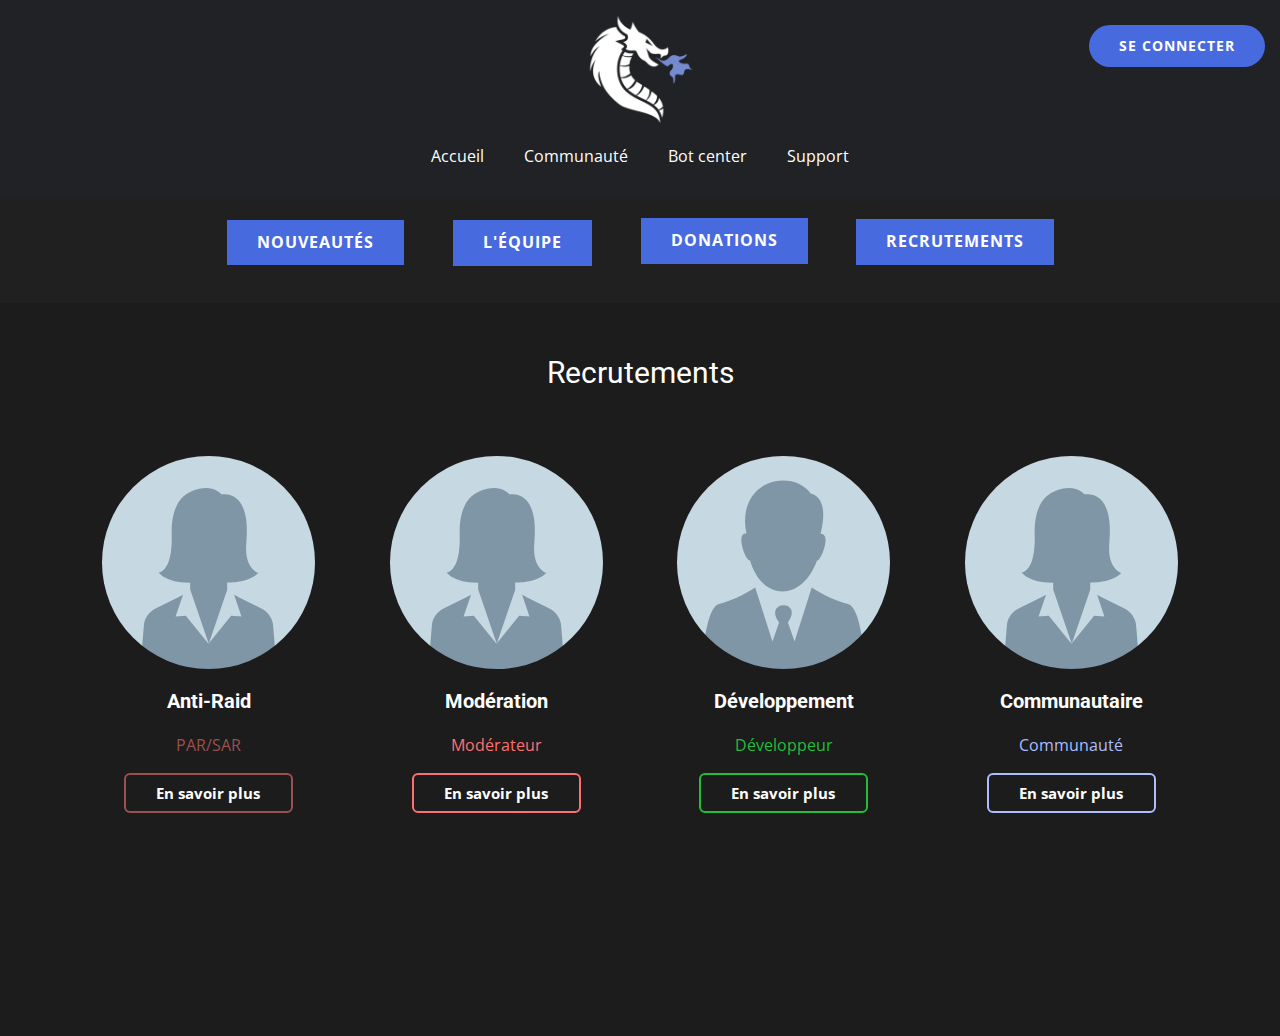
<file: Recrutement.html>
<!DOCTYPE html>
<html style="font-size: 16px;">
  <head>
    <meta name="viewport" content="width=device-width, initial-scale=1.0">
    <meta charset="utf-8">
    <meta name="keywords" content="">
    <meta name="description" content="">
    <meta name="page_type" content="np-template-header-footer-from-plugin">
    <title>Recrutement</title>
    <link rel="stylesheet" href="ftnl.css" media="screen">
<link rel="stylesheet" href="Recrutement.css" media="screen">
    <script class="u-script" type="text/javascript" src="jquery.js" defer=""></script>
    <script class="u-script" type="text/javascript" src="ftnl.js" defer=""></script>
    <link id="u-theme-google-font" rel="stylesheet" href="https://fonts.googleapis.com/css?family=Roboto:100,100i,300,300i,400,400i,500,500i,700,700i,900,900i|Open+Sans:300,300i,400,400i,600,600i,700,700i,800,800i">
    
    
    
    
    
    
    
    
    
    
    
    
    <script type="application/ld+json">{
		"@context": "http://schema.org",
		"@type": "Organization",
		"name": "FTNL",
		"logo": "images/LOGOO.png"
}</script>
    <meta name="theme-color" content="#478ac9">
    <meta property="og:title" content="Recrutement">
    <meta property="og:description" content="">
    <meta property="og:type" content="website">
  </head>
  <body class="u-body"><header class="u-clearfix u-custom-color-3 u-header" id="sec-9007"><div class="u-clearfix u-sheet u-sheet-1">
        <a href="" class="u-image u-logo u-image-1" data-image-width="512" data-image-height="512">
          <img src="images/LOGOO.png" class="u-logo-image u-logo-image-1">
        </a>
        <a href="" class="u-active-grey-5 u-border-none u-btn u-btn-round u-button-style u-custom-color-4 u-hover-custom-color-4 u-radius-50 u-btn-1">SE CONNECTER</a>
        <nav class="u-menu u-menu-dropdown u-offcanvas u-menu-1">
          <div class="menu-collapse">
            <a class="u-button-style u-custom-text-active-color u-custom-text-hover-color u-nav-link" href="#">
              <svg class="u-svg-link" viewBox="0 0 24 24"><use xmlns:xlink="http://www.w3.org/1999/xlink" xlink:href="#menu-hamburger"></use></svg>
              <svg class="u-svg-content" version="1.1" id="menu-hamburger" viewBox="0 0 16 16" x="0px" y="0px" xmlns:xlink="http://www.w3.org/1999/xlink" xmlns="http://www.w3.org/2000/svg"><g><rect y="1" width="16" height="2"></rect><rect y="7" width="16" height="2"></rect><rect y="13" width="16" height="2"></rect>
</g></svg>
            </a>
          </div>
          <div class="u-custom-menu u-nav-container">
            <ul class="u-nav u-unstyled u-nav-1"><li class="u-nav-item"><a class="u-button-style u-nav-link u-text-active-custom-color-4 u-text-hover-palette-4-base" href="Accueil.html" style="padding: 10px 20px;">Accueil</a>
</li><li class="u-nav-item"><a class="u-button-style u-nav-link u-text-active-custom-color-4 u-text-hover-palette-4-base" href="Communauté.html" style="padding: 10px 20px;">Communauté</a>
</li><li class="u-nav-item"><a class="u-button-style u-nav-link u-text-active-custom-color-4 u-text-hover-palette-4-base" href="Bot-center.html" style="padding: 10px 20px;">Bot center</a>
</li><li class="u-nav-item"><a class="u-button-style u-nav-link u-text-active-custom-color-4 u-text-hover-palette-4-base" href="Support.html" style="padding: 10px 20px;">Support</a>
</li></ul>
          </div>
          <div class="u-custom-menu u-nav-container-collapse">
            <div class="u-black u-container-style u-inner-container-layout u-opacity u-opacity-95 u-sidenav">
              <div class="u-inner-container-layout u-sidenav-overflow">
                <div class="u-menu-close"></div>
                <ul class="u-align-center u-nav u-popupmenu-items u-unstyled u-nav-2"><li class="u-nav-item"><a class="u-button-style u-nav-link" href="Accueil.html" style="padding: 10px 20px;">Accueil</a>
</li><li class="u-nav-item"><a class="u-button-style u-nav-link" href="Communauté.html" style="padding: 10px 20px;">Communauté</a>
</li><li class="u-nav-item"><a class="u-button-style u-nav-link" href="Bot-center.html" style="padding: 10px 20px;">Bot center</a>
</li><li class="u-nav-item"><a class="u-button-style u-nav-link" href="Support.html" style="padding: 10px 20px;">Support</a>
</li></ul>
              </div>
            </div>
            <div class="u-black u-menu-overlay u-opacity u-opacity-70"></div>
          </div>
        </nav>
      </div></header> 
    <section class="u-clearfix u-custom-color-22 u-section-1" id="sec-fa5e">
      <div class="u-clearfix u-sheet u-sheet-1">
        <a href="Donations.html" data-page-id="733805381" class="u-active-white u-align-left u-border-none u-btn u-button-style u-custom-color-4 u-hover-custom-color-11 u-btn-1">Donations</a>
        <a href="" class="u-active-white u-align-right u-border-none u-btn u-button-style u-custom-color-4 u-hover-custom-color-11 u-btn-2">recrutements</a>
        <a href="Communauté.html" data-page-id="930020330" class="u-active-white u-align-center u-border-none u-btn u-button-style u-custom-color-4 u-hover-custom-color-11 u-btn-3">NouveautÉs</a>
        <a href="Equipe.html" data-page-id="713012095" class="u-active-white u-align-center u-border-none u-btn u-btn-round u-button-style u-custom-color-4 u-hover-custom-color-11 u-btn-4">L'Équipe</a>
      </div>
    </section>
    <section class="u-align-center u-clearfix u-custom-color-2 u-section-2" id="sec-bd4c">
      <div class="u-clearfix u-sheet u-sheet-1">
        <h3 class="u-text u-text-default u-text-1">Recrutements</h3>
        <div class="u-expanded-width u-list u-list-1">
          <div class="u-repeater u-repeater-1">
            <div class="u-container-style u-list-item u-repeater-item">
              <div class="u-container-layout u-similar-container u-valign-top u-container-layout-1">
                <div alt="" class="u-image u-image-circle u-image-1" src="" data-image-width="500" data-image-height="500"></div>
                <h5 class="u-align-center u-text u-text-2"><b>Anti-Raid</b>
                </h5>
                <p class="u-align-center u-custom-item u-text u-text-custom-color-18 u-text-3">PAR/SAR</p>
                <a href="#sec-4967" class="u-border-2 u-border-custom-color-18 u-btn u-btn-round u-button-style u-custom-item u-dialog-link u-hover-custom-color-18 u-none u-radius-6 u-text-hover-white u-text-white u-btn-1">En savoir plus</a>
              </div>
            </div>
            <div class="u-align-center u-container-style u-list-item u-repeater-item">
              <div class="u-container-layout u-similar-container u-valign-top u-container-layout-2">
                <div alt="" class="u-image u-image-circle u-image-2" src="" data-image-width="500" data-image-height="500"></div>
                <h5 class="u-align-center u-text u-text-4"><b>Modération</b>
                </h5>
                <p class="u-align-center u-custom-item u-text u-text-custom-color-19 u-text-5">Modérateur</p>
                <a href="#carousel_f215" class="u-border-2 u-border-custom-color-19 u-btn u-btn-round u-button-style u-custom-item u-dialog-link u-hover-custom-color-19 u-none u-radius-6 u-text-hover-white u-text-white u-btn-2">En savoir plus</a>
              </div>
            </div>
            <div class="u-align-center u-container-style u-list-item u-repeater-item">
              <div class="u-container-layout u-similar-container u-valign-top u-container-layout-3">
                <div alt="" class="u-image u-image-circle u-image-3" src="" data-image-width="500" data-image-height="500"></div>
                <h5 class="u-align-center u-text u-text-6"><b>Développement</b>
                </h5>
                <p class="u-align-center u-custom-item u-text u-text-custom-color-21 u-text-7">Développeur</p>
                <a href="#carousel_8852" class="u-border-2 u-border-custom-color-21 u-btn u-btn-round u-button-style u-custom-item u-dialog-link u-hover-custom-color-21 u-none u-radius-6 u-text-hover-white u-text-white u-btn-3">En savoir plus</a>
              </div>
            </div>
            <div class="u-align-center u-container-style u-dialog-link u-list-item u-repeater-item" data-href="#carousel_9aaa">
              <div class="u-container-layout u-similar-container u-valign-top u-container-layout-4">
                <div alt="" class="u-image u-image-circle u-image-4" src="" data-image-width="500" data-image-height="500"></div>
                <h5 class="u-align-center u-text u-text-8"><b>Communautaire</b>
                </h5>
                <p class="u-align-center u-custom-item u-text u-text-custom-color-20 u-text-9">Communauté</p>
                <a href="" class="u-border-2 u-border-custom-color-20 u-btn u-btn-round u-button-style u-custom-item u-hover-custom-color-20 u-none u-radius-6 u-text-hover-white u-text-white u-btn-4">En savoir plus</a>
              </div>
            </div>
          </div>
        </div>
      </div>
    </section>
    
    
    
    
    
    
    
    
    
    
    

    </section>
  <section class="u-align-center u-black u-clearfix u-container-style u-dialog-block u-opacity u-opacity-70 u-section-10" id="sec-4967">
      <div class="u-container-style u-custom-color-2 u-dialog u-radius-13 u-shape-round u-dialog-1">
        <div class="u-container-layout u-container-layout-1">
          <div class="u-align-center u-container-style u-group u-group-1" data-animation-name="slideIn" data-animation-duration="3000" data-animation-direction="Down">
            <div class="u-container-layout"><span class="u-file-icon u-icon u-icon-1"><img src="images/9294291.png" alt=""></span>
              <h3 class="u-text u-text-custom-color-18 u-text-default u-text-1">PAR/SAR </h3>
              <h6 class="u-align-center u-text u-text-custom-color-24 u-text-default u-text-2">
                <span class="u-text-custom-color-4"><b><u>Pré-requis </u>: </b>
                </span><b>18 ans</b>
                <span class="u-text-grey-5"> et possession d'un </span><b>ordinateur fonctionnel.</b>
              </h6>
            </div>
          </div>
          <p class="u-align-center u-text u-text-default u-text-3" data-animation-name="slideIn" data-animation-duration="3000" data-animation-direction="Down"> Quel-est mon rôle ?<br>Je suis un agent de terrain, je m'occupe de sécuriser les serveurs qui le demandent. J'infiltre les groupes malveillants tierces et m'occupe des reports.<br>Je veille à ce que Discord reste un environnement sain en me fiant entièrement aux <a href="https://discord.com/terms" class="u-active-none u-border-none u-btn u-button-link u-button-style u-hover-none u-none u-text-palette-1-base u-btn-1">ToS</a> de Discord.
          </p>
          <a href="" class="u-border-2 u-border-custom-color-4 u-btn u-btn-round u-button-style u-custom-color-4 u-hover-custom-color-4 u-radius-6 u-text-hover-white u-text-white u-btn-2" data-animation-name="slideIn" data-animation-duration="3000" data-animation-direction="Down">Postuler</a>
        </div><button class="u-dialog-close-button u-icon u-text-grey-50 u-icon-2"><svg class="u-svg-link" preserveAspectRatio="xMidYMin slice" viewBox="0 0 413.348 413.348"><use xmlns:xlink="http://www.w3.org/1999/xlink" xlink:href="#svg-5801"></use></svg><svg xmlns="http://www.w3.org/2000/svg" xmlns:xlink="http://www.w3.org/1999/xlink" version="1.1" xml:space="preserve" class="u-svg-content" viewBox="0 0 413.348 413.348" id="svg-5801"><path d="m413.348 24.354-24.354-24.354-182.32 182.32-182.32-182.32-24.354 24.354 182.32 182.32-182.32 182.32 24.354 24.354 182.32-182.32 182.32 182.32 24.354-24.354-182.32-182.32z"></path></svg></button>
      </div>
    </section><style> .u-section-10 {
  min-height: 1266px;
}

.u-section-10 .u-dialog-1 {
  width: 566px;
  min-height: 520px;
  box-shadow: 5px 5px 20px 0 rgba(0,0,0,0.4);
  margin: 415px auto 60px;
}

.u-section-10 .u-container-layout-1 {
  padding: 40px 30px;
}

.u-section-10 .u-group-1 {
  width: 497px;
  margin: 14px auto 0 5px;
}

.u-section-10 .u-icon-1 {
  height: 64px;
  width: 64px;
  margin: 14px auto 0;
}

.u-section-10 .u-text-1 {
  margin: 14px auto 0;
}

.u-section-10 .u-text-2 {
  margin: 20px auto 0;
}

.u-section-10 .u-text-3 {
  margin-left: auto;
  margin-right: auto;
  margin-bottom: 0;
}

.u-section-10 .u-btn-1 {
  background-image: none;
  padding: 0;
}

.u-section-10 .u-btn-2 {
  border-style: solid;
  font-weight: 700;
  font-size: 0.9375rem;
  background-image: none;
  margin: 26px auto 0;
  padding: 6px 31px 6px 30px;
}

.u-section-10 .u-icon-2 {
  width: 15px;
  height: 15px;
  left: auto;
  top: 17px;
  position: absolute;
  right: 16px;
}

@media (max-width: 1199px) {
  .u-section-10 .u-dialog-1 {
    height: auto;
  }

  .u-section-10 .u-group-1 {
    margin-left: 5px;
  }
}

@media (max-width: 991px) {
  .u-section-10 .u-container-layout-1 {
    padding-top: 30px;
    padding-bottom: 30px;
  }
}

@media (max-width: 767px) {
  .u-section-10 .u-dialog-1 {
    width: 540px;
  }

  .u-section-10 .u-container-layout-1 {
    padding-top: 45px;
  }
}

@media (max-width: 575px) {
  .u-section-10 .u-dialog-1 {
    width: 340px;
  }

  .u-section-10 .u-container-layout-1 {
    padding-top: 40px;
    padding-left: 25px;
    padding-right: 25px;
  }

  .u-section-10 .u-group-1 {
    width: 320px;
    margin-left: 0;
  }
}</style><section class="u-align-center u-black u-clearfix u-container-style u-dialog-block u-opacity u-opacity-70 u-section-11" id="carousel_f215">
      <div class="u-container-style u-custom-color-2 u-dialog u-radius-13 u-shape-round u-dialog-1">
        <div class="u-container-layout u-container-layout-1">
          <div class="u-align-center u-container-style u-group u-group-1" data-animation-name="slideIn" data-animation-duration="3000" data-animation-direction="Down">
            <div class="u-container-layout"><span class="u-file-icon u-icon u-icon-1"><img src="images/5955641.png" alt=""></span>
              <h3 class="u-text u-text-custom-color-6 u-text-default u-text-1">Modéra<span class="u-text-custom-color-19"></span>teur
              </h3>
              <h6 class="u-align-center u-text u-text-custom-color-24 u-text-default u-text-2">
                <span class="u-text-custom-color-4"><b><u>Pré-requis </u>: </b>
                </span><b>16 ans</b><b>.</b>
              </h6>
            </div>
          </div>
          <p class="u-align-center u-text u-text-default u-text-3" data-animation-name="slideIn" data-animation-duration="3000" data-animation-direction="Down"> Quel-est mon rôle ?<br>Je suis le protecteur de la tranquillité sur le serveur discord de FTNL. Je m'assure qu'il n'y ai pas d'entrave au règlement et m'assure que le serveur reste un endroit sain adapté à tous !
          </p>
          <a href="ftnl" class="u-border-2 u-border-custom-color-4 u-btn u-btn-round u-button-style u-custom-color-4 u-hover-custom-color-4 u-radius-6 u-text-hover-white u-text-white u-btn-1" data-animation-name="slideIn" data-animation-duration="3000" data-animation-direction="Down">Postuler</a>
        </div><button class="u-dialog-close-button u-icon u-text-grey-50 u-icon-2"><svg class="u-svg-link" preserveAspectRatio="xMidYMin slice" viewBox="0 0 413.348 413.348" ><use xmlns:xlink="http://www.w3.org/1999/xlink" xlink:href="#svg-5801"></use></svg><svg xmlns="http://www.w3.org/2000/svg" xmlns:xlink="http://www.w3.org/1999/xlink" version="1.1" xml:space="preserve" class="u-svg-content" viewBox="0 0 413.348 413.348" id="svg-5801"><path d="m413.348 24.354-24.354-24.354-182.32 182.32-182.32-182.32-24.354 24.354 182.32 182.32-182.32 182.32 24.354 24.354 182.32-182.32 182.32 182.32 24.354-24.354-182.32-182.32z"></path></svg></button>
      </div>
    </section><style> .u-section-11 {
  min-height: 1266px;
}

.u-section-11 .u-dialog-1 {
  width: 566px;
  min-height: 520px;
  box-shadow: 5px 5px 20px 0 rgba(0,0,0,0.4);
  margin: 415px auto 60px;
}

.u-section-11 .u-container-layout-1 {
  padding: 40px 30px;
}

.u-section-11 .u-group-1 {
  width: 497px;
  margin: 14px auto 0 5px;
}

.u-section-11 .u-icon-1 {
  height: 64px;
  width: 64px;
  margin: 14px auto 0;
}

.u-section-11 .u-text-1 {
  margin: 14px auto 0;
}

.u-section-11 .u-text-2 {
  margin: 20px auto 0;
}

.u-section-11 .u-text-3 {
  margin-left: auto;
  margin-right: auto;
  margin-bottom: 0;
}

.u-section-11 .u-btn-1 {
  border-style: solid;
  font-weight: 700;
  font-size: 0.9375rem;
  background-image: none;
  margin: 26px auto 0;
  padding: 6px 31px 6px 30px;
}

.u-section-11 .u-icon-2 {
  width: 15px;
  height: 15px;
  left: auto;
  top: 17px;
  position: absolute;
  right: 16px;
}

@media (max-width: 1199px) {
  .u-section-11 .u-dialog-1 {
    height: auto;
  }

  .u-section-11 .u-group-1 {
    margin-left: 5px;
  }
}

@media (max-width: 991px) {
  .u-section-11 .u-container-layout-1 {
    padding-top: 30px;
    padding-bottom: 30px;
  }
}

@media (max-width: 767px) {
  .u-section-11 .u-dialog-1 {
    width: 540px;
  }

  .u-section-11 .u-container-layout-1 {
    padding-top: 45px;
  }
}

@media (max-width: 575px) {
  .u-section-11 .u-dialog-1 {
    width: 340px;
  }

  .u-section-11 .u-container-layout-1 {
    padding-top: 40px;
    padding-left: 25px;
    padding-right: 25px;
  }

  .u-section-11 .u-group-1 {
    width: 320px;
    margin-left: 0;
  }
}</style><section class="u-align-center u-black u-clearfix u-container-style u-dialog-block u-opacity u-opacity-70 u-section-12" id="carousel_8852">
      <div class="u-container-style u-custom-color-2 u-dialog u-radius-13 u-shape-round u-dialog-1">
        <div class="u-container-layout u-container-layout-1">
          <div class="u-align-center u-container-style u-group u-group-1" data-animation-name="slideIn" data-animation-duration="3000" data-animation-direction="Down">
            <div class="u-container-layout"><span class="u-file-icon u-icon u-icon-1"><img src="images/64708131.png" alt=""></span>
              <h3 class="u-text u-text-custom-color-21 u-text-default u-text-1">Développeur</h3>
              <h6 class="u-align-center u-text u-text-custom-color-24 u-text-default u-text-2">
                <span class="u-text-custom-color-4"><b><u>Pré-requis </u>: </b>
                </span><b>16 ans.</b>
              </h6>
            </div>
          </div>
          <p class="u-align-center u-text u-text-default u-text-3" data-animation-name="slideIn" data-animation-duration="3000" data-animation-direction="Down"> Quel-est mon rôle ?<br>Je suis un développeur, j'offre ma participation aux divers projets de FTNL. En apportant mon aide je fournis à FTNL une possibilitée accrue de se développeur et ainsi de proposer régulièrement de la nouveauté.
          </p>
          <a href="" class="u-border-2 u-border-custom-color-4 u-btn u-btn-round u-button-style u-custom-color-4 u-hover-custom-color-4 u-radius-6 u-text-hover-white u-text-white u-btn-1" data-animation-name="slideIn" data-animation-duration="3000" data-animation-direction="Down">Postuler</a>
        </div><button class="u-dialog-close-button u-icon u-text-grey-50 u-icon-2"><svg class="u-svg-link" preserveAspectRatio="xMidYMin slice" viewBox="0 0 413.348 413.348" ><use xmlns:xlink="http://www.w3.org/1999/xlink" xlink:href="#svg-5801"></use></svg><svg xmlns="http://www.w3.org/2000/svg" xmlns:xlink="http://www.w3.org/1999/xlink" version="1.1" xml:space="preserve" class="u-svg-content" viewBox="0 0 413.348 413.348" id="svg-5801"><path d="m413.348 24.354-24.354-24.354-182.32 182.32-182.32-182.32-24.354 24.354 182.32 182.32-182.32 182.32 24.354 24.354 182.32-182.32 182.32 182.32 24.354-24.354-182.32-182.32z"></path></svg></button>
      </div>
    </section><style> .u-section-12 {
  min-height: 1266px;
}

.u-section-12 .u-dialog-1 {
  width: 566px;
  min-height: 520px;
  box-shadow: 5px 5px 20px 0 rgba(0,0,0,0.4);
  margin: 415px auto 60px;
}

.u-section-12 .u-container-layout-1 {
  padding: 40px 30px;
}

.u-section-12 .u-group-1 {
  width: 497px;
  margin: 14px auto 0 5px;
}

.u-section-12 .u-icon-1 {
  height: 64px;
  width: 64px;
  margin: 14px auto 0;
}

.u-section-12 .u-text-1 {
  margin: 14px auto 0;
}

.u-section-12 .u-text-2 {
  margin: 20px auto 0;
}

.u-section-12 .u-text-3 {
  margin: 20px 0 0;
}

.u-section-12 .u-btn-1 {
  border-style: solid;
  font-weight: 700;
  font-size: 0.9375rem;
  background-image: none;
  margin: 26px auto 0;
  padding: 6px 31px 6px 30px;
}

.u-section-12 .u-icon-2 {
  width: 15px;
  height: 15px;
  left: auto;
  top: 17px;
  position: absolute;
  right: 16px;
}

@media (max-width: 1199px) {
  .u-section-12 .u-dialog-1 {
    height: auto;
  }

  .u-section-12 .u-group-1 {
    margin-left: 5px;
  }
}

@media (max-width: 991px) {
  .u-section-12 .u-container-layout-1 {
    padding-top: 30px;
    padding-bottom: 30px;
  }
}

@media (max-width: 767px) {
  .u-section-12 .u-dialog-1 {
    width: 540px;
  }

  .u-section-12 .u-container-layout-1 {
    padding-top: 45px;
  }
}

@media (max-width: 575px) {
  .u-section-12 .u-dialog-1 {
    width: 340px;
  }

  .u-section-12 .u-container-layout-1 {
    padding-top: 40px;
    padding-left: 25px;
    padding-right: 25px;
  }

  .u-section-12 .u-group-1 {
    width: 320px;
    margin-left: 0;
  }
}</style><section class="u-align-center u-black u-clearfix u-container-style u-dialog-block u-opacity u-opacity-70 u-section-13" id="carousel_9aaa">
      <div class="u-container-style u-custom-color-2 u-dialog u-radius-13 u-shape-round u-dialog-1">
        <div class="u-container-layout u-container-layout-1">
          <div class="u-align-center u-container-style u-group u-group-1" data-animation-name="slideIn" data-animation-duration="3000" data-animation-direction="Down">
            <div class="u-container-layout"><span class="u-file-icon u-icon u-icon-1"><img src="images/8647631.png" alt=""></span>
              <h3 class="u-text u-text-custom-color-20 u-text-default u-text-1">Communauté</h3>
              <h6 class="u-align-center u-text u-text-custom-color-24 u-text-default u-text-2">
                <span class="u-text-custom-color-4"><b><u>Pré-requis </u>: </b>
                </span><b>15 ans.</b>
                <span class="u-text-grey-5"></span>
              </h6>
            </div>
          </div>
          <p class="u-align-center u-text u-text-default u-text-3" data-animation-name="slideIn" data-animation-duration="3000" data-animation-direction="Down"> Quel-est mon rôle ?<br>FTNL reste avant tout une communauté, je suis celui qui l'a fait vivre. Je me spécialise dans diverses fonctions (Communication, Animation, Graphisme) pour rester toujours près de la communauté de FTNL.
          </p>
          <a href="" class="u-border-2 u-border-custom-color-4 u-btn u-btn-round u-button-style u-custom-color-4 u-hover-custom-color-4 u-radius-6 u-text-hover-white u-text-white u-btn-1" data-animation-name="slideIn" data-animation-duration="3000" data-animation-direction="Down">Postuler</a>
        </div><button class="u-dialog-close-button u-icon u-text-grey-50 u-icon-2"><svg class="u-svg-link" preserveAspectRatio="xMidYMin slice" viewBox="0 0 413.348 413.348" ><use xmlns:xlink="http://www.w3.org/1999/xlink" xlink:href="#svg-5801"></use></svg><svg xmlns="http://www.w3.org/2000/svg" xmlns:xlink="http://www.w3.org/1999/xlink" version="1.1" xml:space="preserve" class="u-svg-content" viewBox="0 0 413.348 413.348" id="svg-5801"><path d="m413.348 24.354-24.354-24.354-182.32 182.32-182.32-182.32-24.354 24.354 182.32 182.32-182.32 182.32 24.354 24.354 182.32-182.32 182.32 182.32 24.354-24.354-182.32-182.32z"></path></svg></button>
      </div>
    </section><style> .u-section-13 {
  min-height: 1266px;
}

.u-section-13 .u-dialog-1 {
  width: 566px;
  min-height: 520px;
  box-shadow: 5px 5px 20px 0 rgba(0,0,0,0.4);
  margin: 415px auto 60px;
}

.u-section-13 .u-container-layout-1 {
  padding: 40px 30px;
}

.u-section-13 .u-group-1 {
  width: 497px;
  margin: 14px auto 0 5px;
}

.u-section-13 .u-icon-1 {
  height: 64px;
  width: 64px;
  margin: 14px auto 0;
}

.u-section-13 .u-text-1 {
  margin: 14px auto 0;
}

.u-section-13 .u-text-2 {
  margin: 20px auto 0;
}

.u-section-13 .u-text-3 {
  margin-left: auto;
  margin-right: auto;
  margin-bottom: 0;
}

.u-section-13 .u-btn-1 {
  border-style: solid;
  font-weight: 700;
  font-size: 0.9375rem;
  background-image: none;
  margin: 26px auto 0;
  padding: 6px 31px 6px 30px;
}

.u-section-13 .u-icon-2 {
  width: 15px;
  height: 15px;
  left: auto;
  top: 17px;
  position: absolute;
  right: 16px;
}

@media (max-width: 1199px) {
  .u-section-13 .u-dialog-1 {
    height: auto;
  }

  .u-section-13 .u-group-1 {
    margin-left: 5px;
  }
}

@media (max-width: 991px) {
  .u-section-13 .u-container-layout-1 {
    padding-top: 30px;
    padding-bottom: 30px;
  }
}

@media (max-width: 767px) {
  .u-section-13 .u-dialog-1 {
    width: 540px;
  }

  .u-section-13 .u-container-layout-1 {
    padding-top: 45px;
  }
}

@media (max-width: 575px) {
  .u-section-13 .u-dialog-1 {
    width: 340px;
  }

  .u-section-13 .u-container-layout-1 {
    padding-top: 40px;
    padding-left: 25px;
    padding-right: 25px;
  }

  .u-section-13 .u-group-1 {
    width: 320px;
    margin-left: 0;
  }
}</style></body>
</html>
</file>
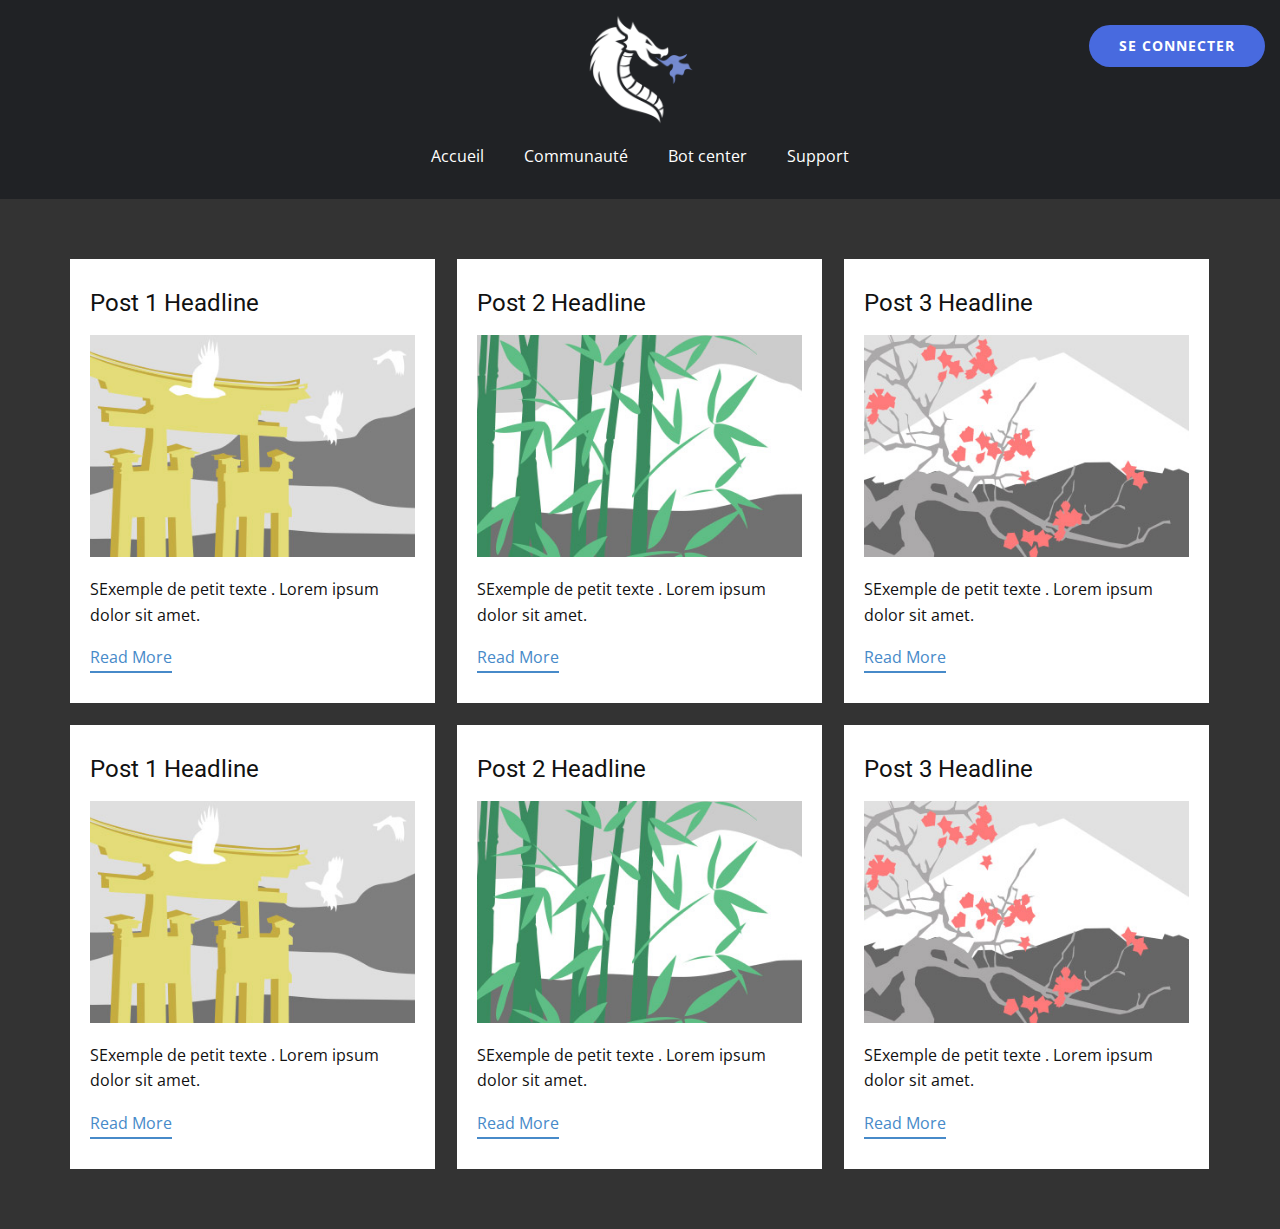
<file: blog/blog.html>
<html style="font-size: 16px;"><head>
    <meta name="viewport" content="width=device-width, initial-scale=1.0">
    <meta charset="utf-8">
    <meta name="keywords" content="">
    <meta name="description" content="">
    <meta name="page_type" content="np-template-header-footer-from-plugin">
    <title>Blog Template</title>
    <link rel="stylesheet" href="../ftnl.css" media="screen">
<link rel="stylesheet" href="../Blog-Template.css" media="screen">
    <script class="u-script" type="text/javascript" src="../jquery.js" defer=""></script>
    <script class="u-script" type="text/javascript" src="../ftnl.js" defer=""></script>
    <link id="u-theme-google-font" rel="stylesheet" href="https://fonts.googleapis.com/css?family=Roboto:100,100i,300,300i,400,400i,500,500i,700,700i,900,900i|Open+Sans:300,300i,400,400i,600,600i,700,700i,800,800i">
    
    
    
    
    
    
    
    
    
    
    
    <script type="application/ld+json">{
		"@context": "http://schema.org",
		"@type": "Organization",
		"name": "FTNL",
		"logo": "images/LOGOO.png"
}</script>
    <meta name="theme-color" content="#478ac9">
  </head>
  <body class="u-body"><header class="u-clearfix u-custom-color-3 u-header" id="sec-9007"><div class="u-clearfix u-sheet u-sheet-1">
        <a href="" class="u-image u-logo u-image-1" data-image-width="512" data-image-height="512">
          <img src="../images/LOGOO.png" class="u-logo-image u-logo-image-1">
        </a>
        <a href="" class="u-active-grey-5 u-border-none u-btn u-btn-round u-button-style u-custom-color-4 u-hover-custom-color-4 u-radius-50 u-btn-1">SE CONNECTER</a>
        <nav class="u-menu u-menu-dropdown u-offcanvas u-menu-1">
          <div class="menu-collapse">
            <a class="u-button-style u-custom-text-active-color u-custom-text-hover-color u-nav-link" href="#">
              <svg class="u-svg-link" viewBox="0 0 24 24"><use xmlns:xlink="http://www.w3.org/1999/xlink" xlink:href="#menu-hamburger"></use></svg>
              <svg class="u-svg-content" version="1.1" id="menu-hamburger" viewBox="0 0 16 16" x="0px" y="0px" xmlns:xlink="http://www.w3.org/1999/xlink" xmlns="http://www.w3.org/2000/svg"><g><rect y="1" width="16" height="2"></rect><rect y="7" width="16" height="2"></rect><rect y="13" width="16" height="2"></rect>
</g></svg>
            </a>
          </div>
          <div class="u-custom-menu u-nav-container">
            <ul class="u-nav u-unstyled u-nav-1"><li class="u-nav-item"><a class="u-button-style u-nav-link u-text-active-custom-color-4 u-text-hover-palette-4-base" href="../Accueil.html" style="padding: 10px 20px;">Accueil</a>
</li><li class="u-nav-item"><a class="u-button-style u-nav-link u-text-active-custom-color-4 u-text-hover-palette-4-base" href="../Communauté.html" style="padding: 10px 20px;">Communauté</a>
</li><li class="u-nav-item"><a class="u-button-style u-nav-link u-text-active-custom-color-4 u-text-hover-palette-4-base" href="../Bot-center.html" style="padding: 10px 20px;">Bot center</a>
</li><li class="u-nav-item"><a class="u-button-style u-nav-link u-text-active-custom-color-4 u-text-hover-palette-4-base" href="../Support.html" style="padding: 10px 20px;">Support</a>
</li></ul>
          </div>
          <div class="u-custom-menu u-nav-container-collapse">
            <div class="u-black u-container-style u-inner-container-layout u-opacity u-opacity-95 u-sidenav">
              <div class="u-inner-container-layout u-sidenav-overflow">
                <div class="u-menu-close"></div>
                <ul class="u-align-center u-nav u-popupmenu-items u-unstyled u-nav-2"><li class="u-nav-item"><a class="u-button-style u-nav-link" href="../Accueil.html" style="padding: 10px 20px;">Accueil</a>
</li><li class="u-nav-item"><a class="u-button-style u-nav-link" href="../Communauté.html" style="padding: 10px 20px;">Communauté</a>
</li><li class="u-nav-item"><a class="u-button-style u-nav-link" href="../Bot-center.html" style="padding: 10px 20px;">Bot center</a>
</li><li class="u-nav-item"><a class="u-button-style u-nav-link" href="../Support.html" style="padding: 10px 20px;">Support</a>
</li></ul>
              </div>
            </div>
            <div class="u-black u-menu-overlay u-opacity u-opacity-70"></div>
          </div>
        </nav>
      </div></header>
    <section class="u-clearfix u-section-1" id="sec-bd33">
      <div class="u-clearfix u-sheet u-valign-middle u-sheet-1"><!--blog--><!--blog_options_json--><!--{"type":"Recent","source":"","tags":"","count":""}--><!--/blog_options_json-->
        <div class="u-blog u-expanded-width u-repeater u-repeater-1"><!--blog_post-->
          <div class="u-blog-post u-container-style u-repeater-item u-white u-repeater-item-1">
            <div class="u-container-layout u-similar-container u-valign-top u-container-layout-1"><!--blog_post_header-->
              <h4 class="u-blog-control u-text u-text-1">
                <a class="u-post-header-link" href="../blog/post-5.html"><!--blog_post_header_content-->Post 1 Headline<!--/blog_post_header_content--></a>
              </h4><!--/blog_post_header--><!--blog_post_image-->
              <a class="u-post-header-link" href="../blog/post-5.html"><img alt="" class="u-blog-control u-expanded-width u-image u-image-default u-image-1" src="[data-uri]"></a><!--/blog_post_image--><!--blog_post_content-->
              <div class="u-blog-control u-post-content u-text u-text-2 fr-view">SExemple de petit texte . Lorem ipsum dolor sit amet.</div><!--/blog_post_content--><!--blog_post_readmore-->
              <a href="../blog/post-5.html" class="u-blog-control u-border-2 u-border-palette-1-base u-btn u-btn-rectangle u-button-style u-none u-btn-1"><!--blog_post_readmore_content--><!--options_json--><!--{"content":"Read More","defaultValue":"Lire la suite"}--><!--/options_json-->Read More<!--/blog_post_readmore_content--></a><!--/blog_post_readmore-->
            </div>
          </div><div class="u-blog-post u-container-style u-repeater-item u-video-cover u-white">
            <div class="u-container-layout u-similar-container u-valign-top u-container-layout-2"><!--blog_post_header-->
              <h4 class="u-blog-control u-text u-text-3">
                <a class="u-post-header-link" href="../blog/post-4.html"><!--blog_post_header_content-->Post 2 Headline<!--/blog_post_header_content--></a>
              </h4><!--/blog_post_header--><!--blog_post_image-->
              <a class="u-post-header-link" href="../blog/post-4.html"><img alt="" class="u-blog-control u-expanded-width u-image u-image-default u-image-2" src="[data-uri]"></a><!--/blog_post_image--><!--blog_post_content-->
              <div class="u-blog-control u-post-content u-text u-text-4 fr-view">SExemple de petit texte . Lorem ipsum dolor sit amet.</div><!--/blog_post_content--><!--blog_post_readmore-->
              <a href="../blog/post-4.html" class="u-blog-control u-border-2 u-border-palette-1-base u-btn u-btn-rectangle u-button-style u-none u-btn-2"><!--blog_post_readmore_content--><!--options_json--><!--{"content":"Read More","defaultValue":"Lire la suite"}--><!--/options_json-->Read More<!--/blog_post_readmore_content--></a><!--/blog_post_readmore-->
            </div>
          </div><div class="u-blog-post u-container-style u-repeater-item u-video-cover u-white">
            <div class="u-container-layout u-similar-container u-valign-top u-container-layout-3"><!--blog_post_header-->
              <h4 class="u-blog-control u-text u-text-5">
                <a class="u-post-header-link" href="../blog/post-3.html"><!--blog_post_header_content-->Post 3 Headline<!--/blog_post_header_content--></a>
              </h4><!--/blog_post_header--><!--blog_post_image-->
              <a class="u-post-header-link" href="../blog/post-3.html"><img alt="" class="u-blog-control u-expanded-width u-image u-image-default u-image-3" src="[data-uri]"></a><!--/blog_post_image--><!--blog_post_content-->
              <div class="u-blog-control u-post-content u-text u-text-6 fr-view">SExemple de petit texte . Lorem ipsum dolor sit amet.</div><!--/blog_post_content--><!--blog_post_readmore-->
              <a href="../blog/post-3.html" class="u-blog-control u-border-2 u-border-palette-1-base u-btn u-btn-rectangle u-button-style u-none u-btn-3"><!--blog_post_readmore_content--><!--options_json--><!--{"content":"Read More","defaultValue":"Lire la suite"}--><!--/options_json-->Read More<!--/blog_post_readmore_content--></a><!--/blog_post_readmore-->
            </div>
          </div><div class="u-blog-post u-container-style u-repeater-item u-white u-repeater-item-1">
            <div class="u-container-layout u-similar-container u-valign-top u-container-layout-1"><!--blog_post_header-->
              <h4 class="u-blog-control u-text u-text-1">
                <a class="u-post-header-link" href="../blog/post-2.html"><!--blog_post_header_content-->Post 1 Headline<!--/blog_post_header_content--></a>
              </h4><!--/blog_post_header--><!--blog_post_image-->
              <a class="u-post-header-link" href="../blog/post-2.html"><img alt="" class="u-blog-control u-expanded-width u-image u-image-default u-image-1" src="[data-uri]"></a><!--/blog_post_image--><!--blog_post_content-->
              <div class="u-blog-control u-post-content u-text u-text-2 fr-view">SExemple de petit texte . Lorem ipsum dolor sit amet.</div><!--/blog_post_content--><!--blog_post_readmore-->
              <a href="../blog/post-2.html" class="u-blog-control u-border-2 u-border-palette-1-base u-btn u-btn-rectangle u-button-style u-none u-btn-1"><!--blog_post_readmore_content--><!--options_json--><!--{"content":"Read More","defaultValue":"Lire la suite"}--><!--/options_json-->Read More<!--/blog_post_readmore_content--></a><!--/blog_post_readmore-->
            </div>
          </div><div class="u-blog-post u-container-style u-repeater-item u-video-cover u-white">
            <div class="u-container-layout u-similar-container u-valign-top u-container-layout-2"><!--blog_post_header-->
              <h4 class="u-blog-control u-text u-text-3">
                <a class="u-post-header-link" href="../blog/post-1.html"><!--blog_post_header_content-->Post 2 Headline<!--/blog_post_header_content--></a>
              </h4><!--/blog_post_header--><!--blog_post_image-->
              <a class="u-post-header-link" href="../blog/post-1.html"><img alt="" class="u-blog-control u-expanded-width u-image u-image-default u-image-2" src="[data-uri]"></a><!--/blog_post_image--><!--blog_post_content-->
              <div class="u-blog-control u-post-content u-text u-text-4 fr-view">SExemple de petit texte . Lorem ipsum dolor sit amet.</div><!--/blog_post_content--><!--blog_post_readmore-->
              <a href="../blog/post-1.html" class="u-blog-control u-border-2 u-border-palette-1-base u-btn u-btn-rectangle u-button-style u-none u-btn-2"><!--blog_post_readmore_content--><!--options_json--><!--{"content":"Read More","defaultValue":"Lire la suite"}--><!--/options_json-->Read More<!--/blog_post_readmore_content--></a><!--/blog_post_readmore-->
            </div>
          </div><div class="u-blog-post u-container-style u-repeater-item u-video-cover u-white">
            <div class="u-container-layout u-similar-container u-valign-top u-container-layout-3"><!--blog_post_header-->
              <h4 class="u-blog-control u-text u-text-5">
                <a class="u-post-header-link" href="../blog/post.html"><!--blog_post_header_content-->Post 3 Headline<!--/blog_post_header_content--></a>
              </h4><!--/blog_post_header--><!--blog_post_image-->
              <a class="u-post-header-link" href="../blog/post.html"><img alt="" class="u-blog-control u-expanded-width u-image u-image-default u-image-3" src="[data-uri]"></a><!--/blog_post_image--><!--blog_post_content-->
              <div class="u-blog-control u-post-content u-text u-text-6 fr-view">SExemple de petit texte . Lorem ipsum dolor sit amet.</div><!--/blog_post_content--><!--blog_post_readmore-->
              <a href="../blog/post.html" class="u-blog-control u-border-2 u-border-palette-1-base u-btn u-btn-rectangle u-button-style u-none u-btn-3"><!--blog_post_readmore_content--><!--options_json--><!--{"content":"Read More","defaultValue":"Lire la suite"}--><!--/options_json-->Read More<!--/blog_post_readmore_content--></a><!--/blog_post_readmore-->
            </div>
          </div><!--/blog_post--><!--blog_post-->
          <!--/blog_post--><!--blog_post-->
          <!--/blog_post-->
        </div><!--/blog-->
      </div>
    </section>
    
    
    
    
    
    
    
    
    
    
    

</body></html>
</file>
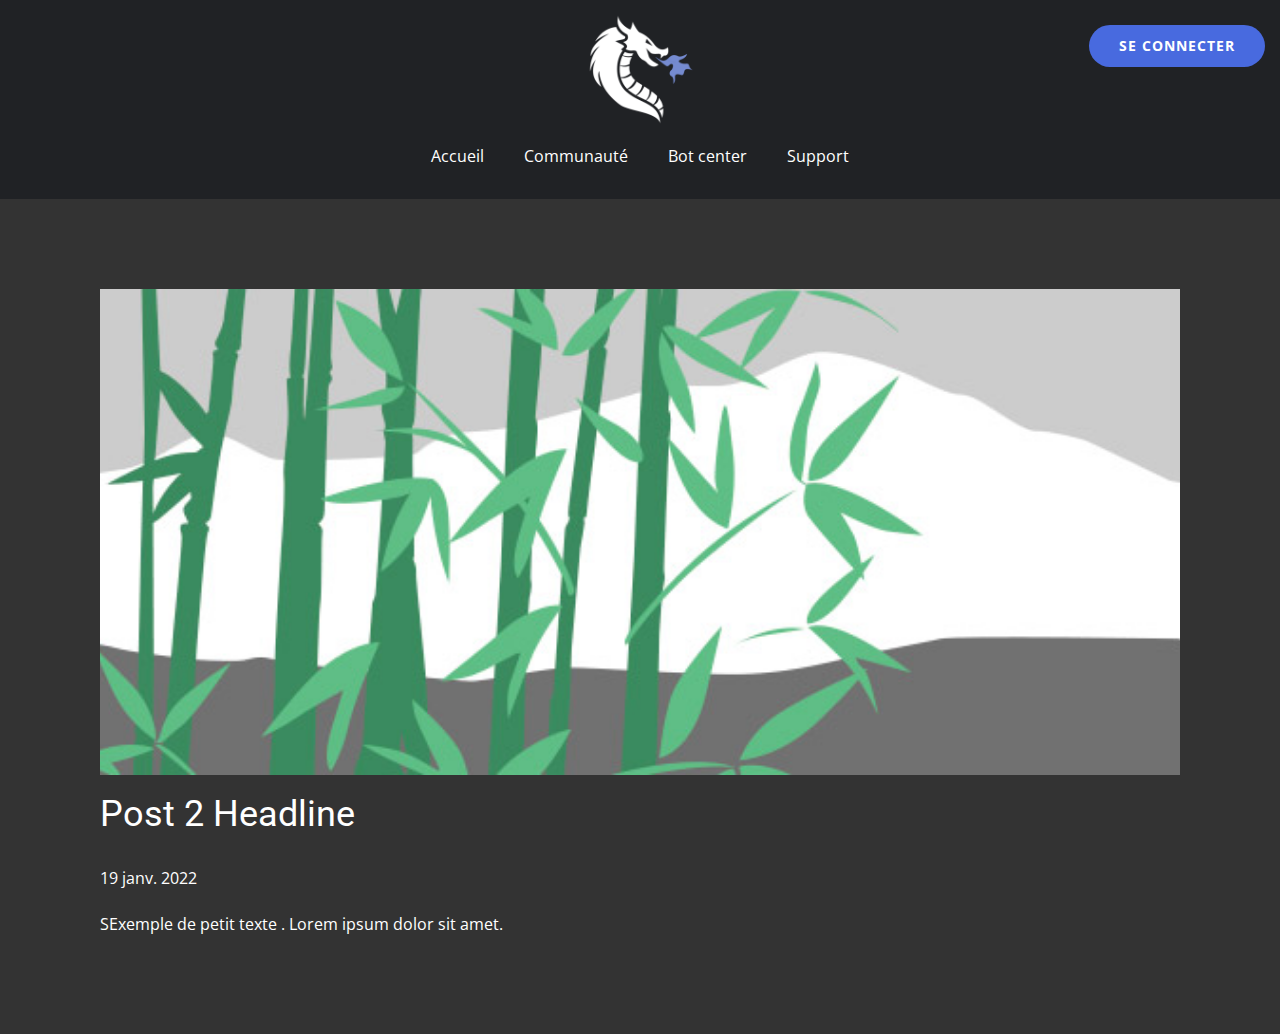
<file: blog/post-1.html>
<!doctype html>
<html style="font-size: 16px;"><head>
    <meta name="viewport" content="width=device-width, initial-scale=1.0">
    <meta charset="utf-8">
    <meta name="keywords" content="Post 1 Headline">
    <meta name="description" content="">
    <meta name="page_type" content="np-template-header-footer-from-plugin">
    <title>Post 2 Headline</title>
    <link rel="stylesheet" href="../ftnl.css" media="screen">
<link rel="stylesheet" href="../Post-Template.css" media="screen">
    <script class="u-script" type="text/javascript" src="../jquery.js" defer=""></script>
    <script class="u-script" type="text/javascript" src="../ftnl.js" defer=""></script>
 
    <link id="u-theme-google-font" rel="stylesheet" href="https://fonts.googleapis.com/css?family=Roboto:100,100i,300,300i,400,400i,500,500i,700,700i,900,900i|Open+Sans:300,300i,400,400i,600,600i,700,700i,800,800i">
    
    
    
    
    
    
    
    
    
    
    
    <script type="application/ld+json">{
		"@context": "http://schema.org",
		"@type": "Organization",
		"name": "FTNL",
		"logo": "images/LOGOO.png"
}</script>
    <meta name="theme-color" content="#478ac9">
  </head>
  <body class="u-body"><header class="u-clearfix u-custom-color-3 u-header" id="sec-9007"><div class="u-clearfix u-sheet u-sheet-1">
        <a href="" class="u-image u-logo u-image-1" data-image-width="512" data-image-height="512">
          <img src="../images/LOGOO.png" class="u-logo-image u-logo-image-1">
        </a>
        <a href="" class="u-active-grey-5 u-border-none u-btn u-btn-round u-button-style u-custom-color-4 u-hover-custom-color-4 u-radius-50 u-btn-1">SE CONNECTER</a>
        <nav class="u-menu u-menu-dropdown u-offcanvas u-menu-1">
          <div class="menu-collapse">
            <a class="u-button-style u-custom-text-active-color u-custom-text-hover-color u-nav-link" href="#">
              <svg class="u-svg-link" viewBox="0 0 24 24"><use xmlns:xlink="http://www.w3.org/1999/xlink" xlink:href="#menu-hamburger"></use></svg>
              <svg class="u-svg-content" version="1.1" id="menu-hamburger" viewBox="0 0 16 16" x="0px" y="0px" xmlns:xlink="http://www.w3.org/1999/xlink" xmlns="http://www.w3.org/2000/svg"><g><rect y="1" width="16" height="2"></rect><rect y="7" width="16" height="2"></rect><rect y="13" width="16" height="2"></rect>
</g></svg>
            </a>
          </div>
          <div class="u-custom-menu u-nav-container">
            <ul class="u-nav u-unstyled u-nav-1"><li class="u-nav-item"><a class="u-button-style u-nav-link u-text-active-custom-color-4 u-text-hover-palette-4-base" href="../Accueil.html" style="padding: 10px 20px;">Accueil</a>
</li><li class="u-nav-item"><a class="u-button-style u-nav-link u-text-active-custom-color-4 u-text-hover-palette-4-base" href="../Communauté.html" style="padding: 10px 20px;">Communauté</a>
</li><li class="u-nav-item"><a class="u-button-style u-nav-link u-text-active-custom-color-4 u-text-hover-palette-4-base" href="../Bot-center.html" style="padding: 10px 20px;">Bot center</a>
</li><li class="u-nav-item"><a class="u-button-style u-nav-link u-text-active-custom-color-4 u-text-hover-palette-4-base" href="../Support.html" style="padding: 10px 20px;">Support</a>
</li></ul>
          </div>
          <div class="u-custom-menu u-nav-container-collapse">
            <div class="u-black u-container-style u-inner-container-layout u-opacity u-opacity-95 u-sidenav">
              <div class="u-inner-container-layout u-sidenav-overflow">
                <div class="u-menu-close"></div>
                <ul class="u-align-center u-nav u-popupmenu-items u-unstyled u-nav-2"><li class="u-nav-item"><a class="u-button-style u-nav-link" href="../Accueil.html" style="padding: 10px 20px;">Accueil</a>
</li><li class="u-nav-item"><a class="u-button-style u-nav-link" href="../Communauté.html" style="padding: 10px 20px;">Communauté</a>
</li><li class="u-nav-item"><a class="u-button-style u-nav-link" href="../Bot-center.html" style="padding: 10px 20px;">Bot center</a>
</li><li class="u-nav-item"><a class="u-button-style u-nav-link" href="../Support.html" style="padding: 10px 20px;">Support</a>
</li></ul>
              </div>
            </div>
            <div class="u-black u-menu-overlay u-opacity u-opacity-70"></div>
          </div>
        </nav>
      </div></header>
    <section class="u-align-center u-clearfix u-section-1" id="sec-61ea">
      <div class="u-clearfix u-sheet u-valign-middle-md u-valign-middle-sm u-valign-middle-xs u-sheet-1"><!--post_details--><!--post_details_options_json--><!--{"source":""}--><!--/post_details_options_json--><!--blog_post-->
        <div class="u-container-style u-expanded-width u-post-details u-post-details-1">
          <div class="u-container-layout u-valign-middle u-container-layout-1"><!--blog_post_image-->
            <img alt="" class="u-blog-control u-expanded-width u-image u-image-default u-image-1" src="[data-uri]"><!--/blog_post_image--><!--blog_post_header-->
            <h2 class="u-blog-control u-text u-text-1">Post 2 Headline</h2><!--/blog_post_header--><!--blog_post_metadata-->
            <div class="u-blog-control u-metadata u-metadata-1"><!--blog_post_metadata_date-->
              <span class="u-meta-date u-meta-icon">19 janv. 2022</span><!--/blog_post_metadata_date--><!--blog_post_metadata_category-->
              <!--/blog_post_metadata_category--><!--blog_post_metadata_comments-->
              <!--/blog_post_metadata_comments-->
            </div><!--/blog_post_metadata--><!--blog_post_content-->
            <div class="u-align-justify u-blog-control u-post-content u-text u-text-2 fr-view">
  SExemple de petit texte . Lorem ipsum dolor sit amet.
  </div><!--/blog_post_content-->
          </div>
        </div><!--/blog_post--><!--/post_details-->
      </div>
    </section>
    
    
    
    
    
    
    
    
    
    
    

  
</body></html>
</file>
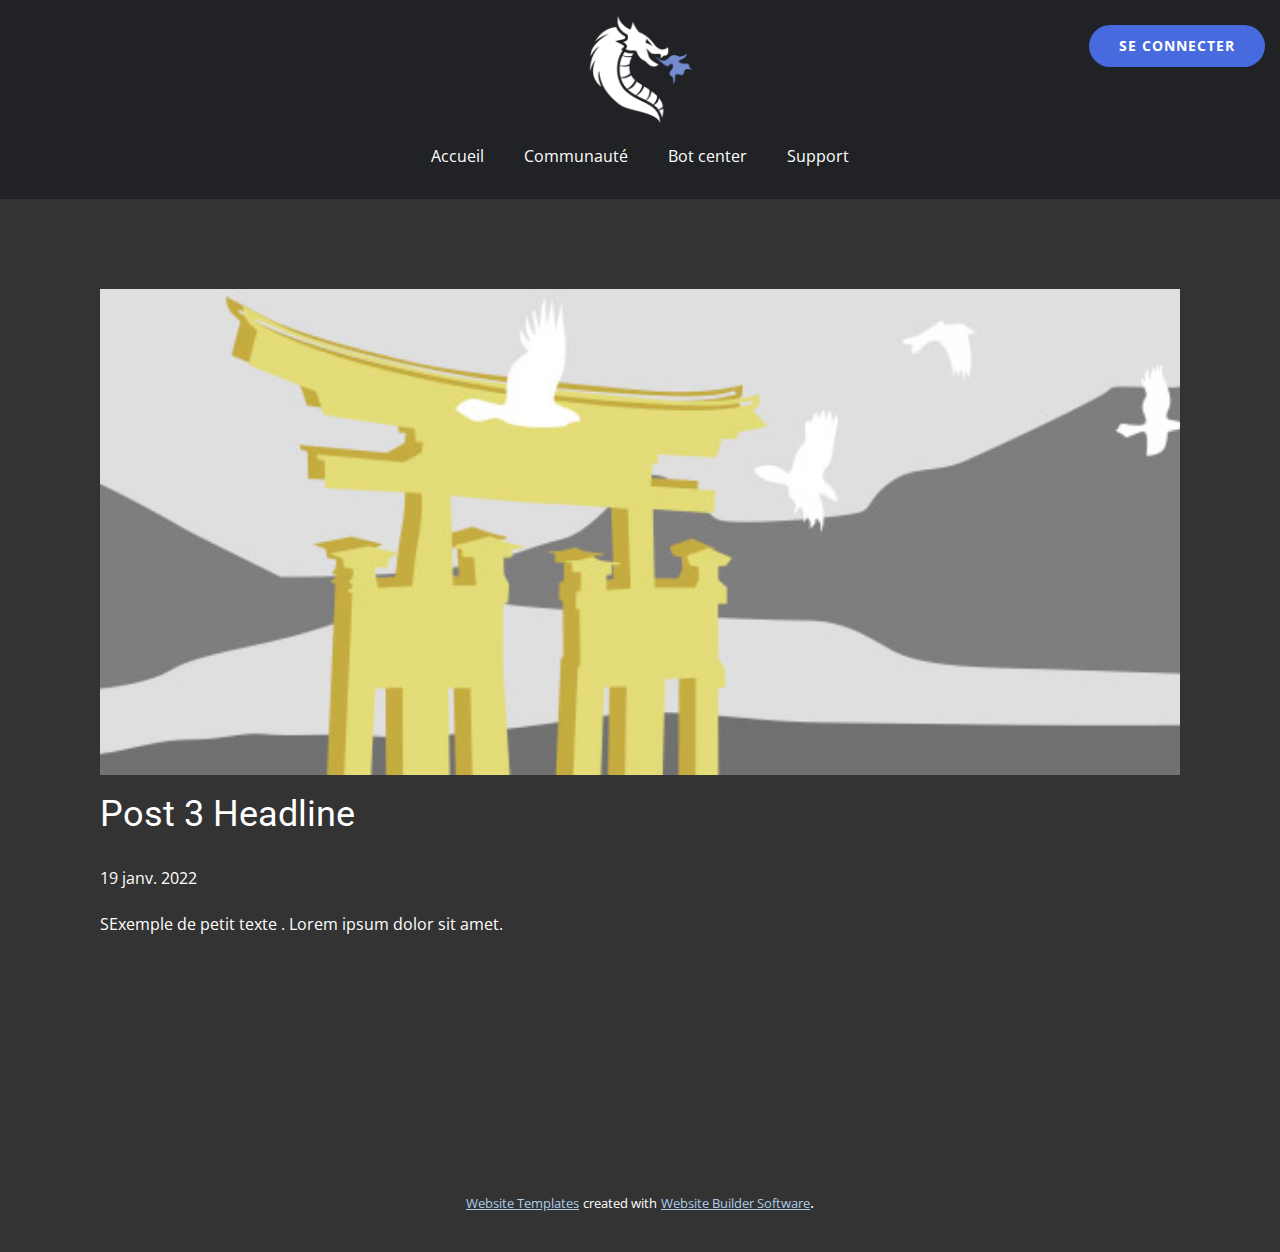
<file: blog/post-2.html>
<!doctype html>
<html style="font-size: 16px;"><head>
    <meta name="viewport" content="width=device-width, initial-scale=1.0">
    <meta charset="utf-8">
    <meta name="keywords" content="Post 1 Headline">
    <meta name="description" content="">
    <meta name="page_type" content="np-template-header-footer-from-plugin">
    <title>Post 3 Headline</title>
    <link rel="stylesheet" href="../ftnl.css" media="screen">
<link rel="stylesheet" href="../Post-Template.css" media="screen">
    <script class="u-script" type="text/javascript" src="../jquery.js" defer=""></script>
    <script class="u-script" type="text/javascript" src="../ftnl.js" defer=""></script>
    <link id="u-theme-google-font" rel="stylesheet" href="https://fonts.googleapis.com/css?family=Roboto:100,100i,300,300i,400,400i,500,500i,700,700i,900,900i|Open+Sans:300,300i,400,400i,600,600i,700,700i,800,800i">
    
    
    
    
    
    
    
    
    
    
    
    <script type="application/ld+json">{
		"@context": "http://schema.org",
		"@type": "Organization",
		"name": "FTNL",
		"logo": "images/LOGOO.png"
}</script>
    <meta name="theme-color" content="#478ac9">
  </head>
  <body class="u-body"><header class="u-clearfix u-custom-color-3 u-header" id="sec-9007"><div class="u-clearfix u-sheet u-sheet-1">
        <a href="" class="u-image u-logo u-image-1" data-image-width="512" data-image-height="512">
          <img src="../images/LOGOO.png" class="u-logo-image u-logo-image-1">
        </a>
        <a href="" class="u-active-grey-5 u-border-none u-btn u-btn-round u-button-style u-custom-color-4 u-hover-custom-color-4 u-radius-50 u-btn-1">SE CONNECTER</a>
        <nav class="u-menu u-menu-dropdown u-offcanvas u-menu-1">
          <div class="menu-collapse">
            <a class="u-button-style u-custom-text-active-color u-custom-text-hover-color u-nav-link" href="#">
              <svg class="u-svg-link" viewBox="0 0 24 24"><use xmlns:xlink="http://www.w3.org/1999/xlink" xlink:href="#menu-hamburger"></use></svg>
              <svg class="u-svg-content" version="1.1" id="menu-hamburger" viewBox="0 0 16 16" x="0px" y="0px" xmlns:xlink="http://www.w3.org/1999/xlink" xmlns="http://www.w3.org/2000/svg"><g><rect y="1" width="16" height="2"></rect><rect y="7" width="16" height="2"></rect><rect y="13" width="16" height="2"></rect>
</g></svg>
            </a>
          </div>
          <div class="u-custom-menu u-nav-container">
            <ul class="u-nav u-unstyled u-nav-1"><li class="u-nav-item"><a class="u-button-style u-nav-link u-text-active-custom-color-4 u-text-hover-palette-4-base" href="../Accueil.html" style="padding: 10px 20px;">Accueil</a>
</li><li class="u-nav-item"><a class="u-button-style u-nav-link u-text-active-custom-color-4 u-text-hover-palette-4-base" href="../Communauté.html" style="padding: 10px 20px;">Communauté</a>
</li><li class="u-nav-item"><a class="u-button-style u-nav-link u-text-active-custom-color-4 u-text-hover-palette-4-base" href="../Bot-center.html" style="padding: 10px 20px;">Bot center</a>
</li><li class="u-nav-item"><a class="u-button-style u-nav-link u-text-active-custom-color-4 u-text-hover-palette-4-base" href="../Support.html" style="padding: 10px 20px;">Support</a>
</li></ul>
          </div>
          <div class="u-custom-menu u-nav-container-collapse">
            <div class="u-black u-container-style u-inner-container-layout u-opacity u-opacity-95 u-sidenav">
              <div class="u-inner-container-layout u-sidenav-overflow">
                <div class="u-menu-close"></div>
                <ul class="u-align-center u-nav u-popupmenu-items u-unstyled u-nav-2"><li class="u-nav-item"><a class="u-button-style u-nav-link" href="../Accueil.html" style="padding: 10px 20px;">Accueil</a>
</li><li class="u-nav-item"><a class="u-button-style u-nav-link" href="../Communauté.html" style="padding: 10px 20px;">Communauté</a>
</li><li class="u-nav-item"><a class="u-button-style u-nav-link" href="../Bot-center.html" style="padding: 10px 20px;">Bot center</a>
</li><li class="u-nav-item"><a class="u-button-style u-nav-link" href="../Support.html" style="padding: 10px 20px;">Support</a>
</li></ul>
              </div>
            </div>
            <div class="u-black u-menu-overlay u-opacity u-opacity-70"></div>
          </div>
        </nav>
      </div></header>
    <section class="u-align-center u-clearfix u-section-1" id="sec-61ea">
      <div class="u-clearfix u-sheet u-valign-middle-md u-valign-middle-sm u-valign-middle-xs u-sheet-1"><!--post_details--><!--post_details_options_json--><!--{"source":""}--><!--/post_details_options_json--><!--blog_post-->
        <div class="u-container-style u-expanded-width u-post-details u-post-details-1">
          <div class="u-container-layout u-valign-middle u-container-layout-1"><!--blog_post_image-->
            <img alt="" class="u-blog-control u-expanded-width u-image u-image-default u-image-1" src="[data-uri]"><!--/blog_post_image--><!--blog_post_header-->
            <h2 class="u-blog-control u-text u-text-1">Post 3 Headline</h2><!--/blog_post_header--><!--blog_post_metadata-->
            <div class="u-blog-control u-metadata u-metadata-1"><!--blog_post_metadata_date-->
              <span class="u-meta-date u-meta-icon">19 janv. 2022</span><!--/blog_post_metadata_date--><!--blog_post_metadata_category-->
              <!--/blog_post_metadata_category--><!--blog_post_metadata_comments-->
              <!--/blog_post_metadata_comments-->
            </div><!--/blog_post_metadata--><!--blog_post_content-->
            <div class="u-align-justify u-blog-control u-post-content u-text u-text-2 fr-view">
  SExemple de petit texte . Lorem ipsum dolor sit amet.
  </div><!--/blog_post_content-->
          </div>
        </div><!--/blog_post--><!--/post_details-->
      </div>
    </section>
    
    
    
    
    
    
    
    
    
    
    
    <footer class="u-align-center u-clearfix u-footer u-grey-80 u-footer" id="sec-0b89"><div class="u-align-left u-clearfix u-sheet u-sheet-1"></div></footer>
    <section class="u-backlink u-clearfix u-grey-80">
      <a class="u-link" href="" target="_blank">
        <span>Website Templates</span>
      </a>
      <p class="u-text">
        <span>created with</span>
      </p>
      <a class="u-link" href="" target="_blank">
        <span>Website Builder Software</span>
      </a>. 
    </section>
  
</body></html>
</file>
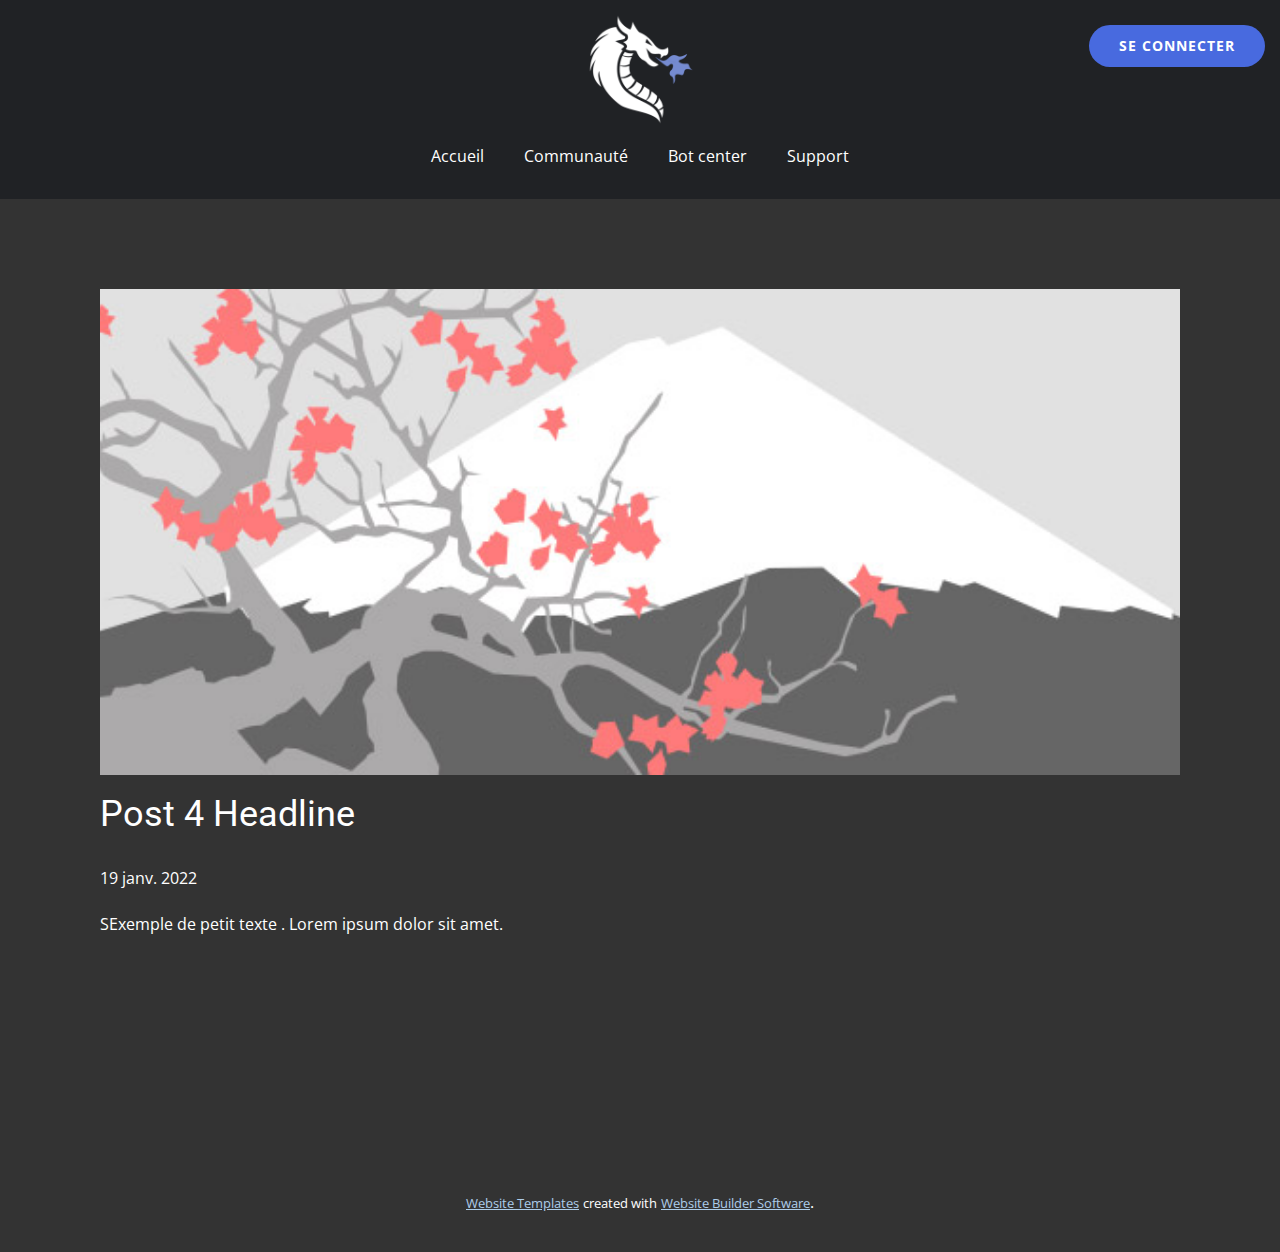
<file: blog/post-3.html>
<!doctype html>
<html style="font-size: 16px;"><head>
    <meta name="viewport" content="width=device-width, initial-scale=1.0">
    <meta charset="utf-8">
    <meta name="keywords" content="Post 1 Headline">
    <meta name="description" content="">
    <meta name="page_type" content="np-template-header-footer-from-plugin">
    <title>Post 4 Headline</title>
    <link rel="stylesheet" href="../ftnl.css" media="screen">
<link rel="stylesheet" href="../Post-Template.css" media="screen">
    <script class="u-script" type="text/javascript" src="../jquery.js" defer=""></script>
    <script class="u-script" type="text/javascript" src="../ftnl.js" defer=""></script>
    <link id="u-theme-google-font" rel="stylesheet" href="https://fonts.googleapis.com/css?family=Roboto:100,100i,300,300i,400,400i,500,500i,700,700i,900,900i|Open+Sans:300,300i,400,400i,600,600i,700,700i,800,800i">
    
    
    
    
    
    
    
    
    
    
    
    <script type="application/ld+json">{
		"@context": "http://schema.org",
		"@type": "Organization",
		"name": "FTNL",
		"logo": "images/LOGOO.png"
}</script>
    <meta name="theme-color" content="#478ac9">
  </head>
  <body class="u-body"><header class="u-clearfix u-custom-color-3 u-header" id="sec-9007"><div class="u-clearfix u-sheet u-sheet-1">
        <a href="" class="u-image u-logo u-image-1" data-image-width="512" data-image-height="512">
          <img src="../images/LOGOO.png" class="u-logo-image u-logo-image-1">
        </a>
        <a href="" class="u-active-grey-5 u-border-none u-btn u-btn-round u-button-style u-custom-color-4 u-hover-custom-color-4 u-radius-50 u-btn-1">SE CONNECTER</a>
        <nav class="u-menu u-menu-dropdown u-offcanvas u-menu-1">
          <div class="menu-collapse">
            <a class="u-button-style u-custom-text-active-color u-custom-text-hover-color u-nav-link" href="#">
              <svg class="u-svg-link" viewBox="0 0 24 24"><use xmlns:xlink="http://www.w3.org/1999/xlink" xlink:href="#menu-hamburger"></use></svg>
              <svg class="u-svg-content" version="1.1" id="menu-hamburger" viewBox="0 0 16 16" x="0px" y="0px" xmlns:xlink="http://www.w3.org/1999/xlink" xmlns="http://www.w3.org/2000/svg"><g><rect y="1" width="16" height="2"></rect><rect y="7" width="16" height="2"></rect><rect y="13" width="16" height="2"></rect>
</g></svg>
            </a>
          </div>
          <div class="u-custom-menu u-nav-container">
            <ul class="u-nav u-unstyled u-nav-1"><li class="u-nav-item"><a class="u-button-style u-nav-link u-text-active-custom-color-4 u-text-hover-palette-4-base" href="../Accueil.html" style="padding: 10px 20px;">Accueil</a>
</li><li class="u-nav-item"><a class="u-button-style u-nav-link u-text-active-custom-color-4 u-text-hover-palette-4-base" href="../Communauté.html" style="padding: 10px 20px;">Communauté</a>
</li><li class="u-nav-item"><a class="u-button-style u-nav-link u-text-active-custom-color-4 u-text-hover-palette-4-base" href="../Bot-center.html" style="padding: 10px 20px;">Bot center</a>
</li><li class="u-nav-item"><a class="u-button-style u-nav-link u-text-active-custom-color-4 u-text-hover-palette-4-base" href="../Support.html" style="padding: 10px 20px;">Support</a>
</li></ul>
          </div>
          <div class="u-custom-menu u-nav-container-collapse">
            <div class="u-black u-container-style u-inner-container-layout u-opacity u-opacity-95 u-sidenav">
              <div class="u-inner-container-layout u-sidenav-overflow">
                <div class="u-menu-close"></div>
                <ul class="u-align-center u-nav u-popupmenu-items u-unstyled u-nav-2"><li class="u-nav-item"><a class="u-button-style u-nav-link" href="../Accueil.html" style="padding: 10px 20px;">Accueil</a>
</li><li class="u-nav-item"><a class="u-button-style u-nav-link" href="../Communauté.html" style="padding: 10px 20px;">Communauté</a>
</li><li class="u-nav-item"><a class="u-button-style u-nav-link" href="../Bot-center.html" style="padding: 10px 20px;">Bot center</a>
</li><li class="u-nav-item"><a class="u-button-style u-nav-link" href="../Support.html" style="padding: 10px 20px;">Support</a>
</li></ul>
              </div>
            </div>
            <div class="u-black u-menu-overlay u-opacity u-opacity-70"></div>
          </div>
        </nav>
      </div></header>
    <section class="u-align-center u-clearfix u-section-1" id="sec-61ea">
      <div class="u-clearfix u-sheet u-valign-middle-md u-valign-middle-sm u-valign-middle-xs u-sheet-1"><!--post_details--><!--post_details_options_json--><!--{"source":""}--><!--/post_details_options_json--><!--blog_post-->
        <div class="u-container-style u-expanded-width u-post-details u-post-details-1">
          <div class="u-container-layout u-valign-middle u-container-layout-1"><!--blog_post_image-->
            <img alt="" class="u-blog-control u-expanded-width u-image u-image-default u-image-1" src="[data-uri]"><!--/blog_post_image--><!--blog_post_header-->
            <h2 class="u-blog-control u-text u-text-1">Post 4 Headline</h2><!--/blog_post_header--><!--blog_post_metadata-->
            <div class="u-blog-control u-metadata u-metadata-1"><!--blog_post_metadata_date-->
              <span class="u-meta-date u-meta-icon">19 janv. 2022</span><!--/blog_post_metadata_date--><!--blog_post_metadata_category-->
              <!--/blog_post_metadata_category--><!--blog_post_metadata_comments-->
              <!--/blog_post_metadata_comments-->
            </div><!--/blog_post_metadata--><!--blog_post_content-->
            <div class="u-align-justify u-blog-control u-post-content u-text u-text-2 fr-view">
  SExemple de petit texte . Lorem ipsum dolor sit amet.
  </div><!--/blog_post_content-->
          </div>
        </div><!--/blog_post--><!--/post_details-->
      </div>
    </section>
    
    
    
    
    
    
    
    
    
    
    
    <footer class="u-align-center u-clearfix u-footer u-grey-80 u-footer" id="sec-0b89"><div class="u-align-left u-clearfix u-sheet u-sheet-1"></div></footer>
    <section class="u-backlink u-clearfix u-grey-80">
      <a class="u-link" href="" target="_blank">
        <span>Website Templates</span>
      </a>
      <p class="u-text">
        <span>created with</span>
      </p>
      <a class="u-link" href="" target="_blank">
        <span>Website Builder Software</span>
      </a>. 
    </section>
  
</body></html>
</file>
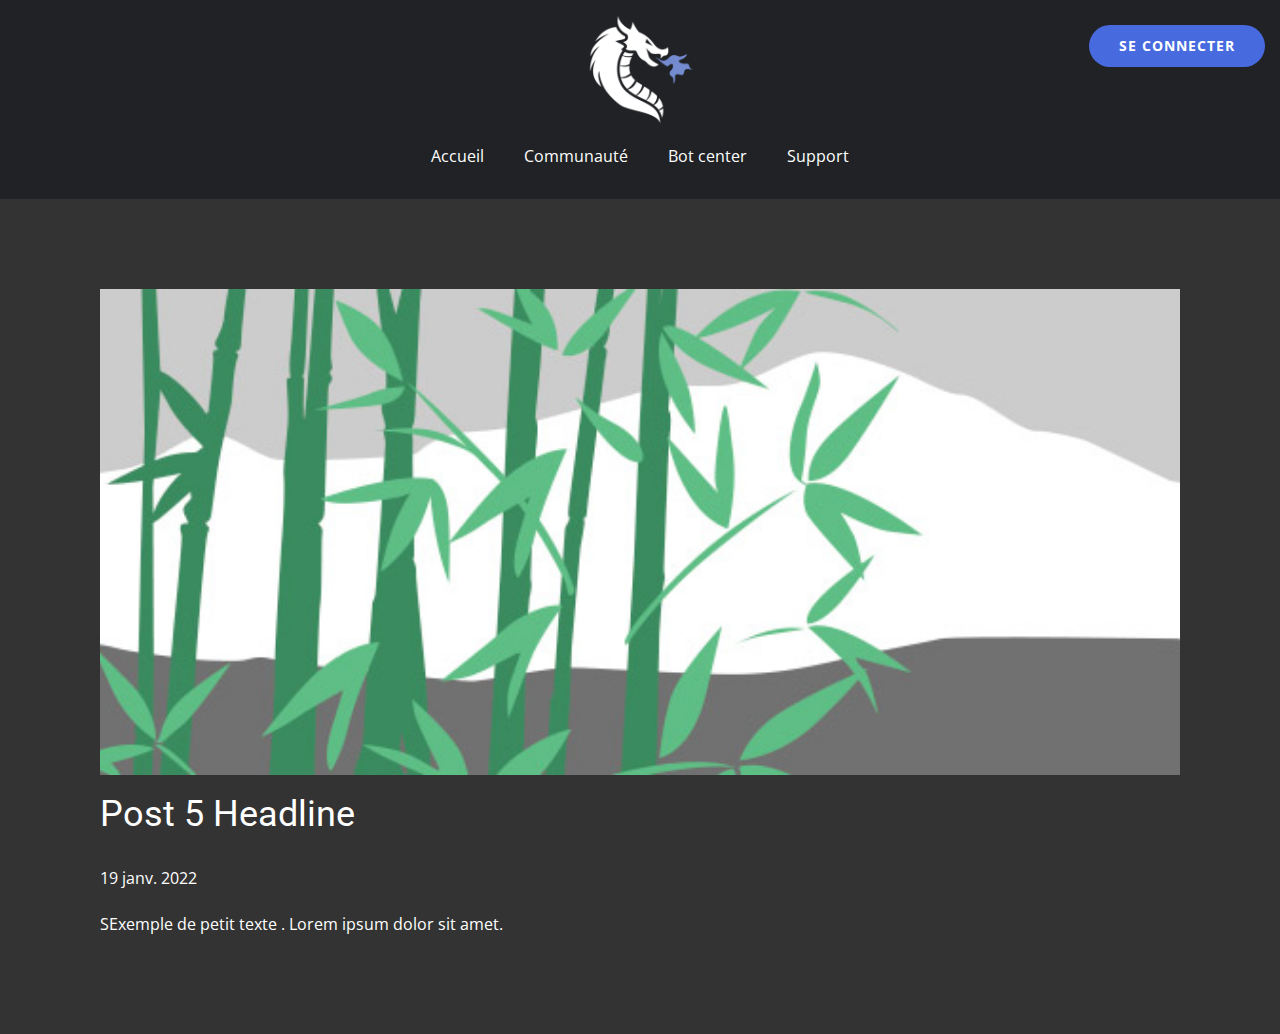
<file: blog/post-4.html>
<!doctype html>
<html style="font-size: 16px;"><head>
    <meta name="viewport" content="width=device-width, initial-scale=1.0">
    <meta charset="utf-8">
    <meta name="keywords" content="Post 1 Headline">
    <meta name="description" content="">
    <meta name="page_type" content="np-template-header-footer-from-plugin">
    <title>Post 5 Headline</title>
    <link rel="stylesheet" href="../ftnl.css" media="screen">
<link rel="stylesheet" href="../Post-Template.css" media="screen">
    <script class="u-script" type="text/javascript" src="../jquery.js" defer=""></script>
    <script class="u-script" type="text/javascript" src="../ftnl.js" defer=""></script>
    <link id="u-theme-google-font" rel="stylesheet" href="https://fonts.googleapis.com/css?family=Roboto:100,100i,300,300i,400,400i,500,500i,700,700i,900,900i|Open+Sans:300,300i,400,400i,600,600i,700,700i,800,800i">
    
    
    
    
    
    
    
    
    
    
    
    <script type="application/ld+json">{
		"@context": "http://schema.org",
		"@type": "Organization",
		"name": "FTNL",
		"logo": "images/LOGOO.png"
}</script>
    <meta name="theme-color" content="#478ac9">
  </head>
  <body class="u-body"><header class="u-clearfix u-custom-color-3 u-header" id="sec-9007"><div class="u-clearfix u-sheet u-sheet-1">
        <a href="" class="u-image u-logo u-image-1" data-image-width="512" data-image-height="512">
          <img src="../images/LOGOO.png" class="u-logo-image u-logo-image-1">
        </a>
        <a href="" class="u-active-grey-5 u-border-none u-btn u-btn-round u-button-style u-custom-color-4 u-hover-custom-color-4 u-radius-50 u-btn-1">SE CONNECTER</a>
        <nav class="u-menu u-menu-dropdown u-offcanvas u-menu-1">
          <div class="menu-collapse">
            <a class="u-button-style u-custom-text-active-color u-custom-text-hover-color u-nav-link" href="#">
              <svg class="u-svg-link" viewBox="0 0 24 24"><use xmlns:xlink="http://www.w3.org/1999/xlink" xlink:href="#menu-hamburger"></use></svg>
              <svg class="u-svg-content" version="1.1" id="menu-hamburger" viewBox="0 0 16 16" x="0px" y="0px" xmlns:xlink="http://www.w3.org/1999/xlink" xmlns="http://www.w3.org/2000/svg"><g><rect y="1" width="16" height="2"></rect><rect y="7" width="16" height="2"></rect><rect y="13" width="16" height="2"></rect>
</g></svg>
            </a>
          </div>
          <div class="u-custom-menu u-nav-container">
            <ul class="u-nav u-unstyled u-nav-1"><li class="u-nav-item"><a class="u-button-style u-nav-link u-text-active-custom-color-4 u-text-hover-palette-4-base" href="../Accueil.html" style="padding: 10px 20px;">Accueil</a>
</li><li class="u-nav-item"><a class="u-button-style u-nav-link u-text-active-custom-color-4 u-text-hover-palette-4-base" href="../Communauté.html" style="padding: 10px 20px;">Communauté</a>
</li><li class="u-nav-item"><a class="u-button-style u-nav-link u-text-active-custom-color-4 u-text-hover-palette-4-base" href="../Bot-center.html" style="padding: 10px 20px;">Bot center</a>
</li><li class="u-nav-item"><a class="u-button-style u-nav-link u-text-active-custom-color-4 u-text-hover-palette-4-base" href="../Support.html" style="padding: 10px 20px;">Support</a>
</li></ul>
          </div>
          <div class="u-custom-menu u-nav-container-collapse">
            <div class="u-black u-container-style u-inner-container-layout u-opacity u-opacity-95 u-sidenav">
              <div class="u-inner-container-layout u-sidenav-overflow">
                <div class="u-menu-close"></div>
                <ul class="u-align-center u-nav u-popupmenu-items u-unstyled u-nav-2"><li class="u-nav-item"><a class="u-button-style u-nav-link" href="../Accueil.html" style="padding: 10px 20px;">Accueil</a>
</li><li class="u-nav-item"><a class="u-button-style u-nav-link" href="../Communauté.html" style="padding: 10px 20px;">Communauté</a>
</li><li class="u-nav-item"><a class="u-button-style u-nav-link" href="../Bot-center.html" style="padding: 10px 20px;">Bot center</a>
</li><li class="u-nav-item"><a class="u-button-style u-nav-link" href="../Support.html" style="padding: 10px 20px;">Support</a>
</li></ul>
              </div>
            </div>
            <div class="u-black u-menu-overlay u-opacity u-opacity-70"></div>
          </div>
        </nav>
      </div></header>
    <section class="u-align-center u-clearfix u-section-1" id="sec-61ea">
      <div class="u-clearfix u-sheet u-valign-middle-md u-valign-middle-sm u-valign-middle-xs u-sheet-1"><!--post_details--><!--post_details_options_json--><!--{"source":""}--><!--/post_details_options_json--><!--blog_post-->
        <div class="u-container-style u-expanded-width u-post-details u-post-details-1">
          <div class="u-container-layout u-valign-middle u-container-layout-1"><!--blog_post_image-->
            <img alt="" class="u-blog-control u-expanded-width u-image u-image-default u-image-1" src="[data-uri]"><!--/blog_post_image--><!--blog_post_header-->
            <h2 class="u-blog-control u-text u-text-1">Post 5 Headline</h2><!--/blog_post_header--><!--blog_post_metadata-->
            <div class="u-blog-control u-metadata u-metadata-1"><!--blog_post_metadata_date-->
              <span class="u-meta-date u-meta-icon">19 janv. 2022</span><!--/blog_post_metadata_date--><!--blog_post_metadata_category-->
              <!--/blog_post_metadata_category--><!--blog_post_metadata_comments-->
              <!--/blog_post_metadata_comments-->
            </div><!--/blog_post_metadata--><!--blog_post_content-->
            <div class="u-align-justify u-blog-control u-post-content u-text u-text-2 fr-view">
  SExemple de petit texte . Lorem ipsum dolor sit amet.
  </div><!--/blog_post_content-->
          </div>
        </div><!--/blog_post--><!--/post_details-->
      </div>
    </section>
    
    
    
    
    
    
    
    
    
    
    

  
</body></html>
</file>
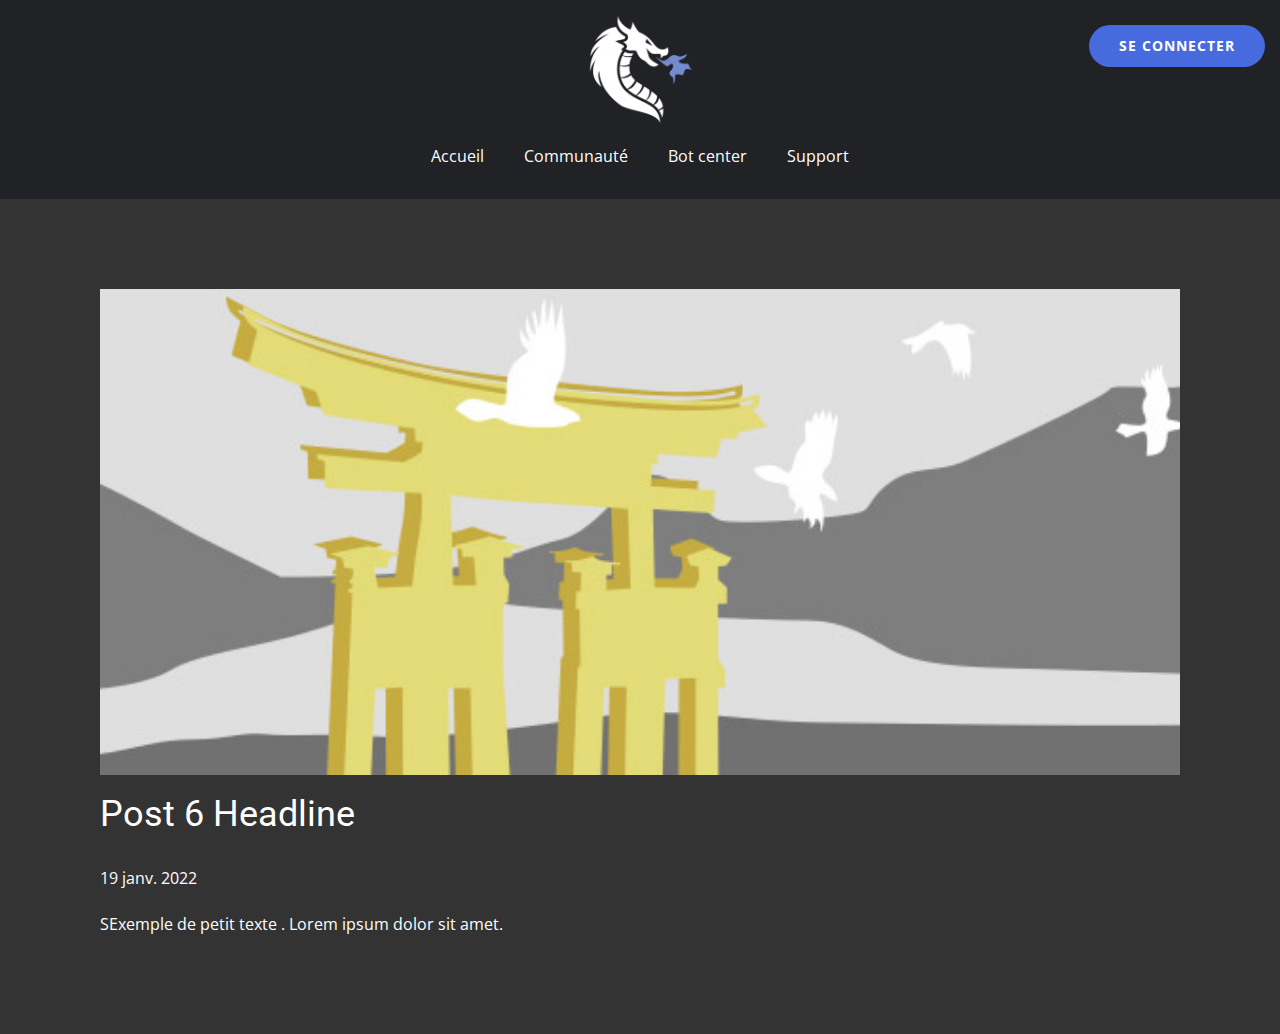
<file: blog/post-5.html>
<!doctype html>
<html style="font-size: 16px;"><head>
    <meta name="viewport" content="width=device-width, initial-scale=1.0">
    <meta charset="utf-8">
    <meta name="keywords" content="Post 1 Headline">
    <meta name="description" content="">
    <meta name="page_type" content="np-template-header-footer-from-plugin">
    <title>Post 6 Headline</title>
    <link rel="stylesheet" href="../ftnl.css" media="screen">
<link rel="stylesheet" href="../Post-Template.css" media="screen">
    <script class="u-script" type="text/javascript" src="../jquery.js" defer=""></script>
    <script class="u-script" type="text/javascript" src="../ftnl.js" defer=""></script>
    <link id="u-theme-google-font" rel="stylesheet" href="https://fonts.googleapis.com/css?family=Roboto:100,100i,300,300i,400,400i,500,500i,700,700i,900,900i|Open+Sans:300,300i,400,400i,600,600i,700,700i,800,800i">
    
    
    
    
    
    
    
    
    
    
    
    <script type="application/ld+json">{
		"@context": "http://schema.org",
		"@type": "Organization",
		"name": "FTNL",
		"logo": "images/LOGOO.png"
}</script>
    <meta name="theme-color" content="#478ac9">
  </head>
  <body class="u-body"><header class="u-clearfix u-custom-color-3 u-header" id="sec-9007"><div class="u-clearfix u-sheet u-sheet-1">
        <a href="" class="u-image u-logo u-image-1" data-image-width="512" data-image-height="512">
          <img src="../images/LOGOO.png" class="u-logo-image u-logo-image-1">
        </a>
        <a href="" class="u-active-grey-5 u-border-none u-btn u-btn-round u-button-style u-custom-color-4 u-hover-custom-color-4 u-radius-50 u-btn-1">SE CONNECTER</a>
        <nav class="u-menu u-menu-dropdown u-offcanvas u-menu-1">
          <div class="menu-collapse">
            <a class="u-button-style u-custom-text-active-color u-custom-text-hover-color u-nav-link" href="#">
              <svg class="u-svg-link" viewBox="0 0 24 24"><use xmlns:xlink="http://www.w3.org/1999/xlink" xlink:href="#menu-hamburger"></use></svg>
              <svg class="u-svg-content" version="1.1" id="menu-hamburger" viewBox="0 0 16 16" x="0px" y="0px" xmlns:xlink="http://www.w3.org/1999/xlink" xmlns="http://www.w3.org/2000/svg"><g><rect y="1" width="16" height="2"></rect><rect y="7" width="16" height="2"></rect><rect y="13" width="16" height="2"></rect>
</g></svg>
            </a>
          </div>
          <div class="u-custom-menu u-nav-container">
            <ul class="u-nav u-unstyled u-nav-1"><li class="u-nav-item"><a class="u-button-style u-nav-link u-text-active-custom-color-4 u-text-hover-palette-4-base" href="../Accueil.html" style="padding: 10px 20px;">Accueil</a>
</li><li class="u-nav-item"><a class="u-button-style u-nav-link u-text-active-custom-color-4 u-text-hover-palette-4-base" href="../Communauté.html" style="padding: 10px 20px;">Communauté</a>
</li><li class="u-nav-item"><a class="u-button-style u-nav-link u-text-active-custom-color-4 u-text-hover-palette-4-base" href="../Bot-center.html" style="padding: 10px 20px;">Bot center</a>
</li><li class="u-nav-item"><a class="u-button-style u-nav-link u-text-active-custom-color-4 u-text-hover-palette-4-base" href="../Support.html" style="padding: 10px 20px;">Support</a>
</li></ul>
          </div>
          <div class="u-custom-menu u-nav-container-collapse">
            <div class="u-black u-container-style u-inner-container-layout u-opacity u-opacity-95 u-sidenav">
              <div class="u-inner-container-layout u-sidenav-overflow">
                <div class="u-menu-close"></div>
                <ul class="u-align-center u-nav u-popupmenu-items u-unstyled u-nav-2"><li class="u-nav-item"><a class="u-button-style u-nav-link" href="../Accueil.html" style="padding: 10px 20px;">Accueil</a>
</li><li class="u-nav-item"><a class="u-button-style u-nav-link" href="../Communauté.html" style="padding: 10px 20px;">Communauté</a>
</li><li class="u-nav-item"><a class="u-button-style u-nav-link" href="../Bot-center.html" style="padding: 10px 20px;">Bot center</a>
</li><li class="u-nav-item"><a class="u-button-style u-nav-link" href="../Support.html" style="padding: 10px 20px;">Support</a>
</li></ul>
              </div>
            </div>
            <div class="u-black u-menu-overlay u-opacity u-opacity-70"></div>
          </div>
        </nav>
      </div></header>
    <section class="u-align-center u-clearfix u-section-1" id="sec-61ea">
      <div class="u-clearfix u-sheet u-valign-middle-md u-valign-middle-sm u-valign-middle-xs u-sheet-1"><!--post_details--><!--post_details_options_json--><!--{"source":""}--><!--/post_details_options_json--><!--blog_post-->
        <div class="u-container-style u-expanded-width u-post-details u-post-details-1">
          <div class="u-container-layout u-valign-middle u-container-layout-1"><!--blog_post_image-->
            <img alt="" class="u-blog-control u-expanded-width u-image u-image-default u-image-1" src="[data-uri]"><!--/blog_post_image--><!--blog_post_header-->
            <h2 class="u-blog-control u-text u-text-1">Post 6 Headline</h2><!--/blog_post_header--><!--blog_post_metadata-->
            <div class="u-blog-control u-metadata u-metadata-1"><!--blog_post_metadata_date-->
              <span class="u-meta-date u-meta-icon">19 janv. 2022</span><!--/blog_post_metadata_date--><!--blog_post_metadata_category-->
              <!--/blog_post_metadata_category--><!--blog_post_metadata_comments-->
              <!--/blog_post_metadata_comments-->
            </div><!--/blog_post_metadata--><!--blog_post_content-->
            <div class="u-align-justify u-blog-control u-post-content u-text u-text-2 fr-view">
  SExemple de petit texte . Lorem ipsum dolor sit amet.
  </div><!--/blog_post_content-->
          </div>
        </div><!--/blog_post--><!--/post_details-->
      </div>
    </section>
    
    
    
    
    
    
    
    
    
    
    

  
</body></html>
</file>
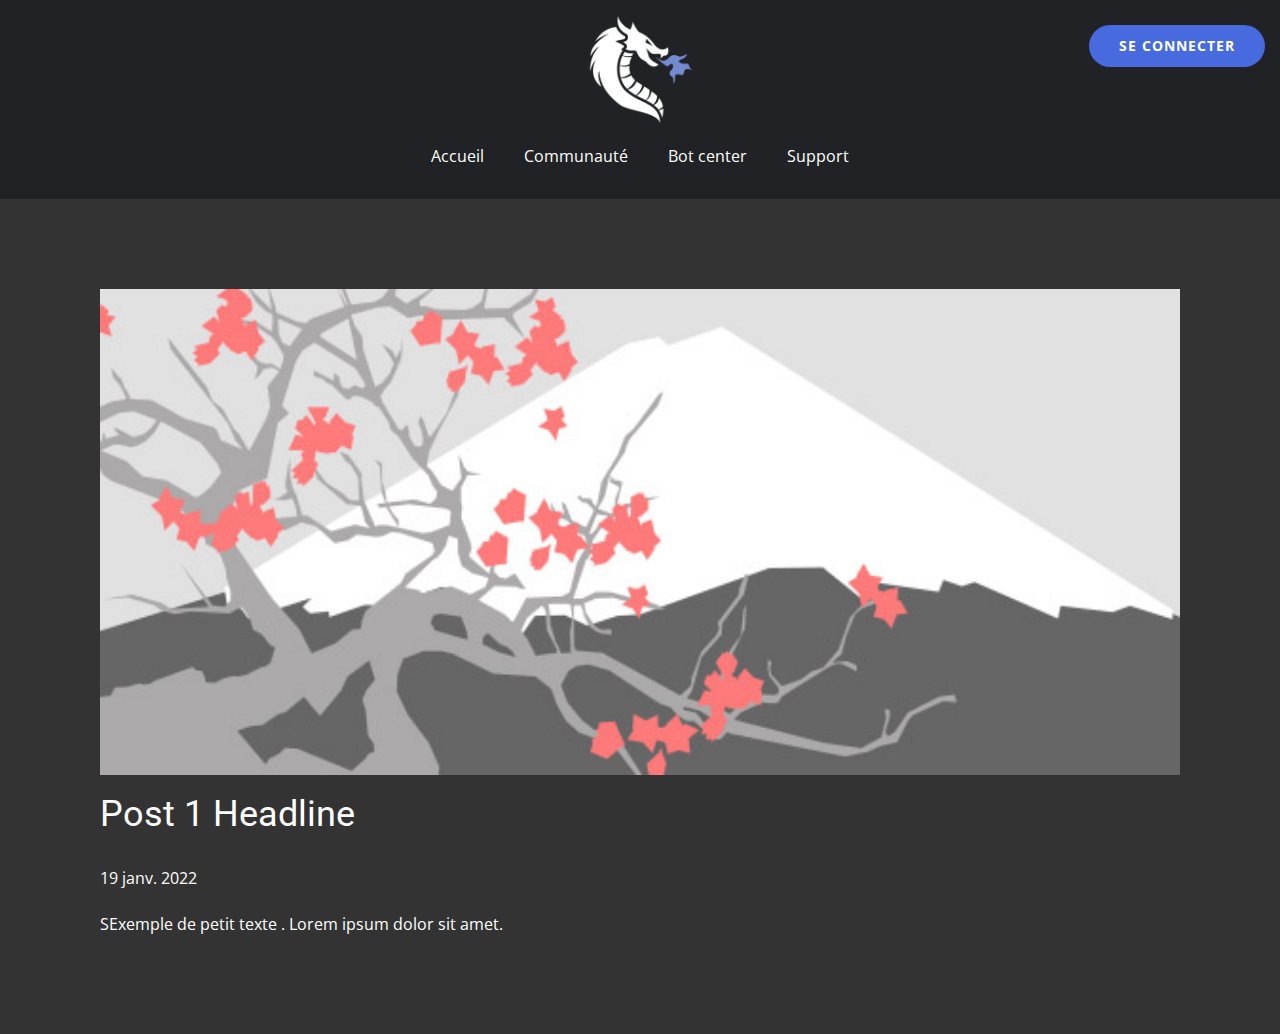
<file: blog/post.html>
<!doctype html>
<html style="font-size: 16px;"><head>
    <meta name="viewport" content="width=device-width, initial-scale=1.0">
    <meta charset="utf-8">
    <meta name="keywords" content="Post 1 Headline">
    <meta name="description" content="">
    <meta name="page_type" content="np-template-header-footer-from-plugin">
    <title>Post 1 Headline</title>
    <link rel="stylesheet" href="../ftnl.css" media="screen">
<link rel="stylesheet" href="../Post-Template.css" media="screen">
    <script class="u-script" type="text/javascript" src="../jquery.js" defer=""></script>
    <script class="u-script" type="text/javascript" src="../ftnl.js" defer=""></script>
    <link id="u-theme-google-font" rel="stylesheet" href="https://fonts.googleapis.com/css?family=Roboto:100,100i,300,300i,400,400i,500,500i,700,700i,900,900i|Open+Sans:300,300i,400,400i,600,600i,700,700i,800,800i">
    
    
    
    
    
    
    
    
    
    
    
    <script type="application/ld+json">{
		"@context": "http://schema.org",
		"@type": "Organization",
		"name": "FTNL",
		"logo": "images/LOGOO.png"
}</script>
    <meta name="theme-color" content="#478ac9">
  </head>
  <body class="u-body"><header class="u-clearfix u-custom-color-3 u-header" id="sec-9007"><div class="u-clearfix u-sheet u-sheet-1">
        <a href="" class="u-image u-logo u-image-1" data-image-width="512" data-image-height="512">
          <img src="../images/LOGOO.png" class="u-logo-image u-logo-image-1">
        </a>
        <a href="" class="u-active-grey-5 u-border-none u-btn u-btn-round u-button-style u-custom-color-4 u-hover-custom-color-4 u-radius-50 u-btn-1">SE CONNECTER</a>
        <nav class="u-menu u-menu-dropdown u-offcanvas u-menu-1">
          <div class="menu-collapse">
            <a class="u-button-style u-custom-text-active-color u-custom-text-hover-color u-nav-link" href="#">
              <svg class="u-svg-link" viewBox="0 0 24 24"><use xmlns:xlink="http://www.w3.org/1999/xlink" xlink:href="#menu-hamburger"></use></svg>
              <svg class="u-svg-content" version="1.1" id="menu-hamburger" viewBox="0 0 16 16" x="0px" y="0px" xmlns:xlink="http://www.w3.org/1999/xlink" xmlns="http://www.w3.org/2000/svg"><g><rect y="1" width="16" height="2"></rect><rect y="7" width="16" height="2"></rect><rect y="13" width="16" height="2"></rect>
</g></svg>
            </a>
          </div>
          <div class="u-custom-menu u-nav-container">
            <ul class="u-nav u-unstyled u-nav-1"><li class="u-nav-item"><a class="u-button-style u-nav-link u-text-active-custom-color-4 u-text-hover-palette-4-base" href="../Accueil.html" style="padding: 10px 20px;">Accueil</a>
</li><li class="u-nav-item"><a class="u-button-style u-nav-link u-text-active-custom-color-4 u-text-hover-palette-4-base" href="../Communauté.html" style="padding: 10px 20px;">Communauté</a>
</li><li class="u-nav-item"><a class="u-button-style u-nav-link u-text-active-custom-color-4 u-text-hover-palette-4-base" href="../Bot-center.html" style="padding: 10px 20px;">Bot center</a>
</li><li class="u-nav-item"><a class="u-button-style u-nav-link u-text-active-custom-color-4 u-text-hover-palette-4-base" href="../Support.html" style="padding: 10px 20px;">Support</a>
</li></ul>
          </div>
          <div class="u-custom-menu u-nav-container-collapse">
            <div class="u-black u-container-style u-inner-container-layout u-opacity u-opacity-95 u-sidenav">
              <div class="u-inner-container-layout u-sidenav-overflow">
                <div class="u-menu-close"></div>
                <ul class="u-align-center u-nav u-popupmenu-items u-unstyled u-nav-2"><li class="u-nav-item"><a class="u-button-style u-nav-link" href="../Accueil.html" style="padding: 10px 20px;">Accueil</a>
</li><li class="u-nav-item"><a class="u-button-style u-nav-link" href="../Communauté.html" style="padding: 10px 20px;">Communauté</a>
</li><li class="u-nav-item"><a class="u-button-style u-nav-link" href="../Bot-center.html" style="padding: 10px 20px;">Bot center</a>
</li><li class="u-nav-item"><a class="u-button-style u-nav-link" href="../Support.html" style="padding: 10px 20px;">Support</a>
</li></ul>
              </div>
            </div>
            <div class="u-black u-menu-overlay u-opacity u-opacity-70"></div>
          </div>
        </nav>
      </div></header>
    <section class="u-align-center u-clearfix u-section-1" id="sec-61ea">
      <div class="u-clearfix u-sheet u-valign-middle-md u-valign-middle-sm u-valign-middle-xs u-sheet-1"><!--post_details--><!--post_details_options_json--><!--{"source":""}--><!--/post_details_options_json--><!--blog_post-->
        <div class="u-container-style u-expanded-width u-post-details u-post-details-1">
          <div class="u-container-layout u-valign-middle u-container-layout-1"><!--blog_post_image-->
            <img alt="" class="u-blog-control u-expanded-width u-image u-image-default u-image-1" src="[data-uri]"><!--/blog_post_image--><!--blog_post_header-->
            <h2 class="u-blog-control u-text u-text-1">Post 1 Headline</h2><!--/blog_post_header--><!--blog_post_metadata-->
            <div class="u-blog-control u-metadata u-metadata-1"><!--blog_post_metadata_date-->
              <span class="u-meta-date u-meta-icon">19 janv. 2022</span><!--/blog_post_metadata_date--><!--blog_post_metadata_category-->
              <!--/blog_post_metadata_category--><!--blog_post_metadata_comments-->
              <!--/blog_post_metadata_comments-->
            </div><!--/blog_post_metadata--><!--blog_post_content-->
            <div class="u-align-justify u-blog-control u-post-content u-text u-text-2 fr-view">
  SExemple de petit texte . Lorem ipsum dolor sit amet.
  </div><!--/blog_post_content-->
          </div>
        </div><!--/blog_post--><!--/post_details-->
      </div>
    </section>
    
    
    
    
    
    
    
    
    
    

  
</body></html>
</file>
